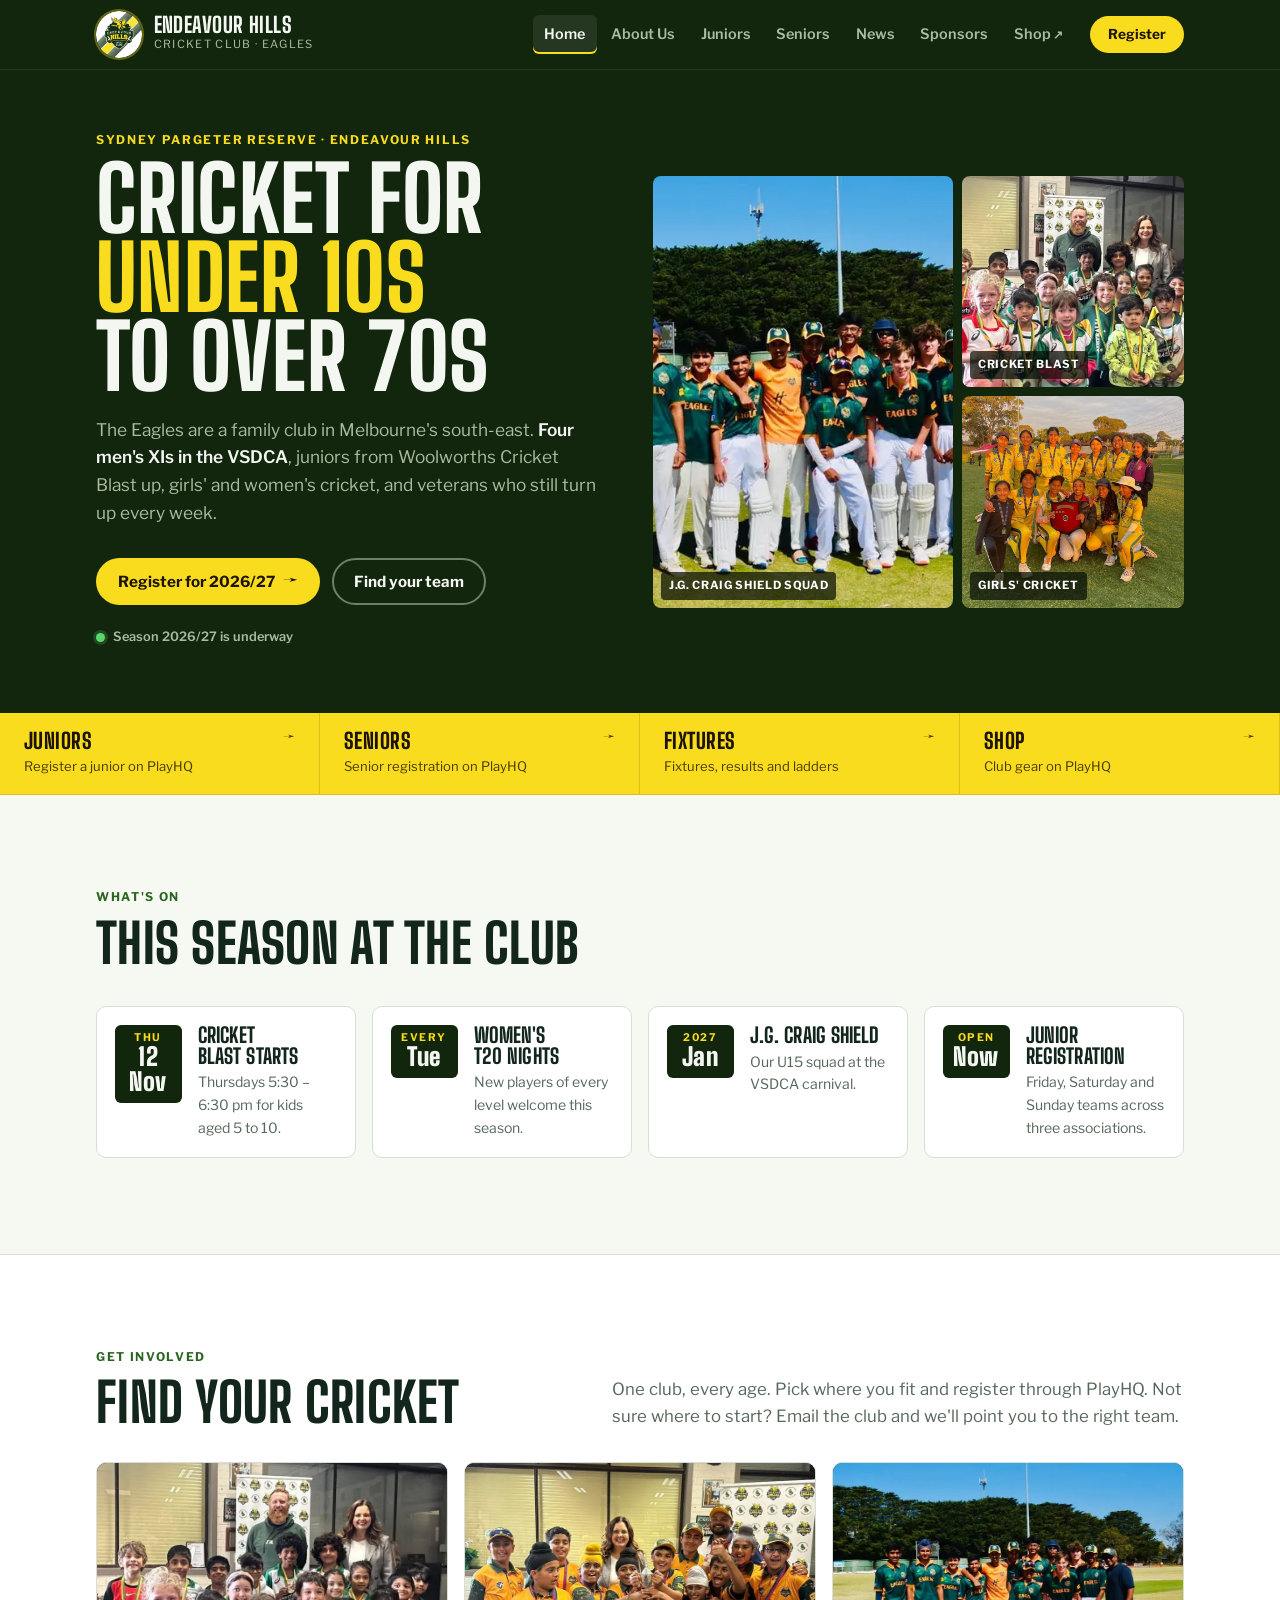
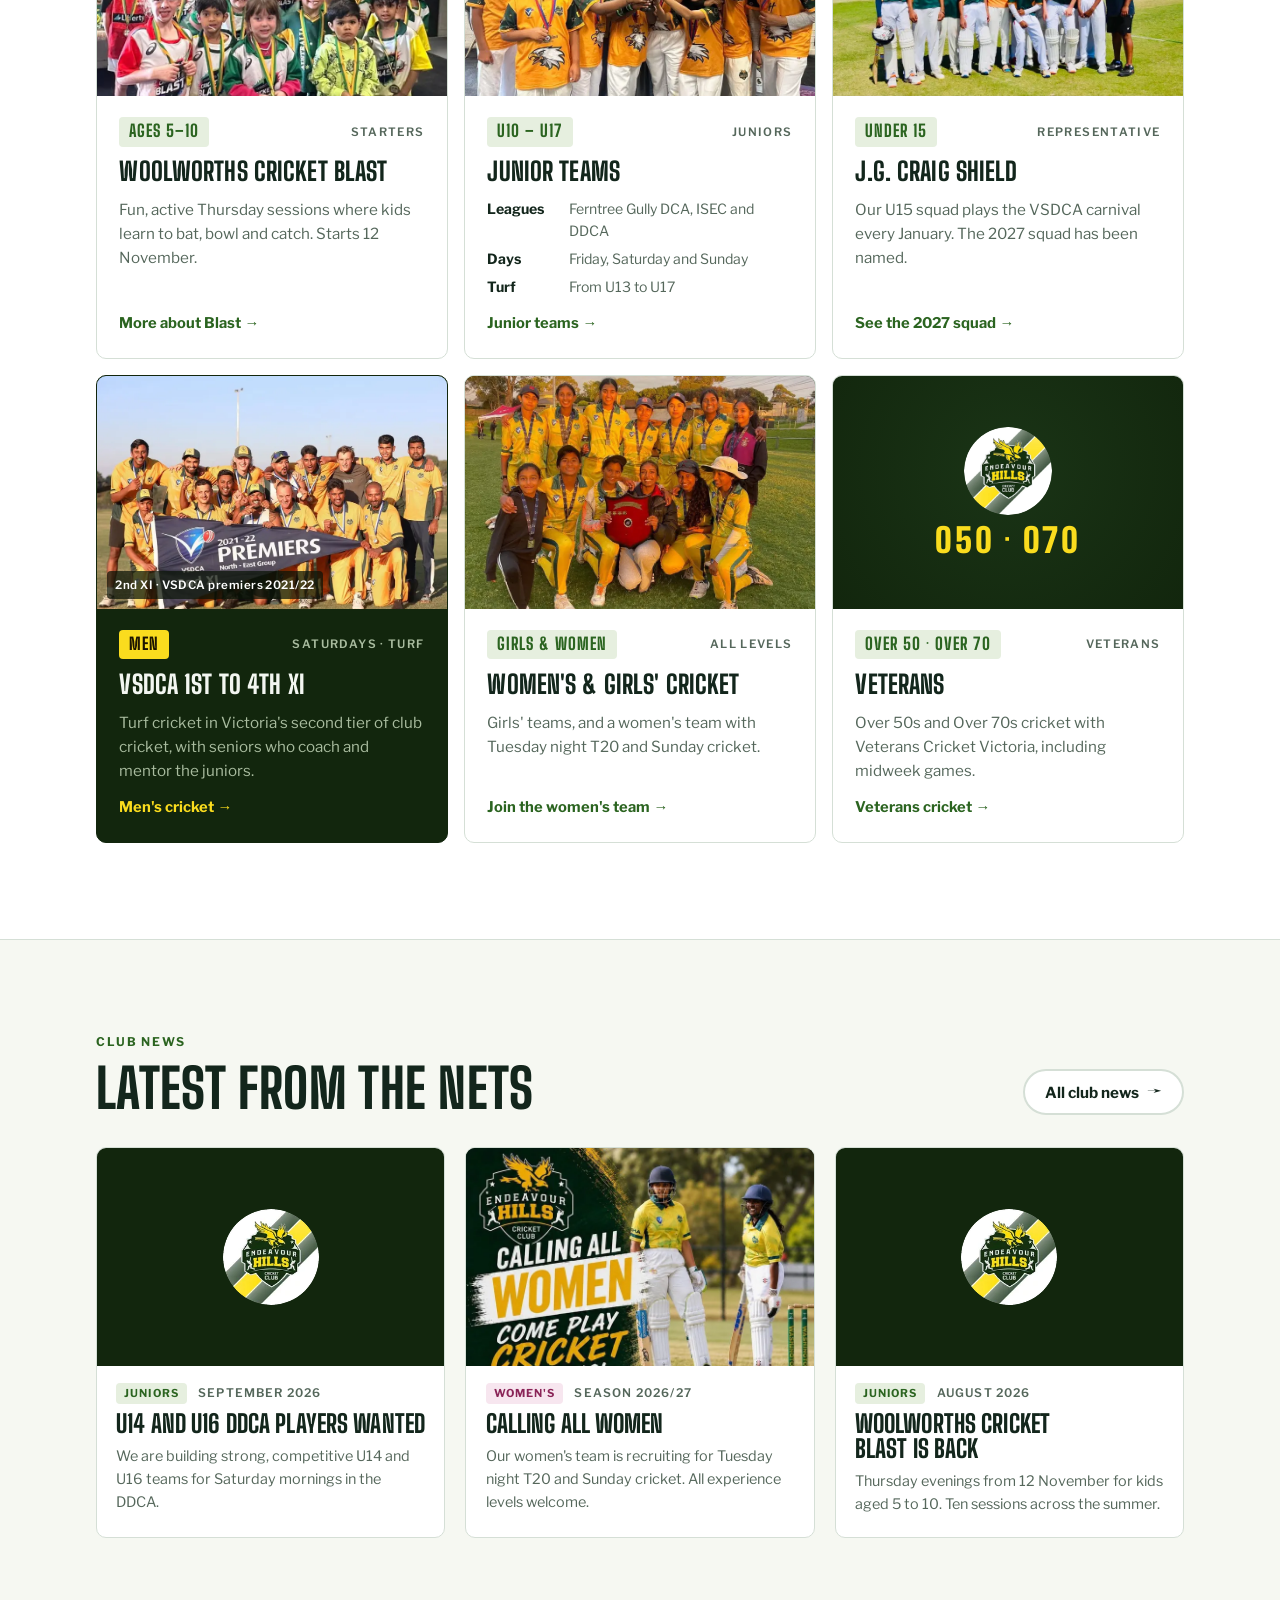
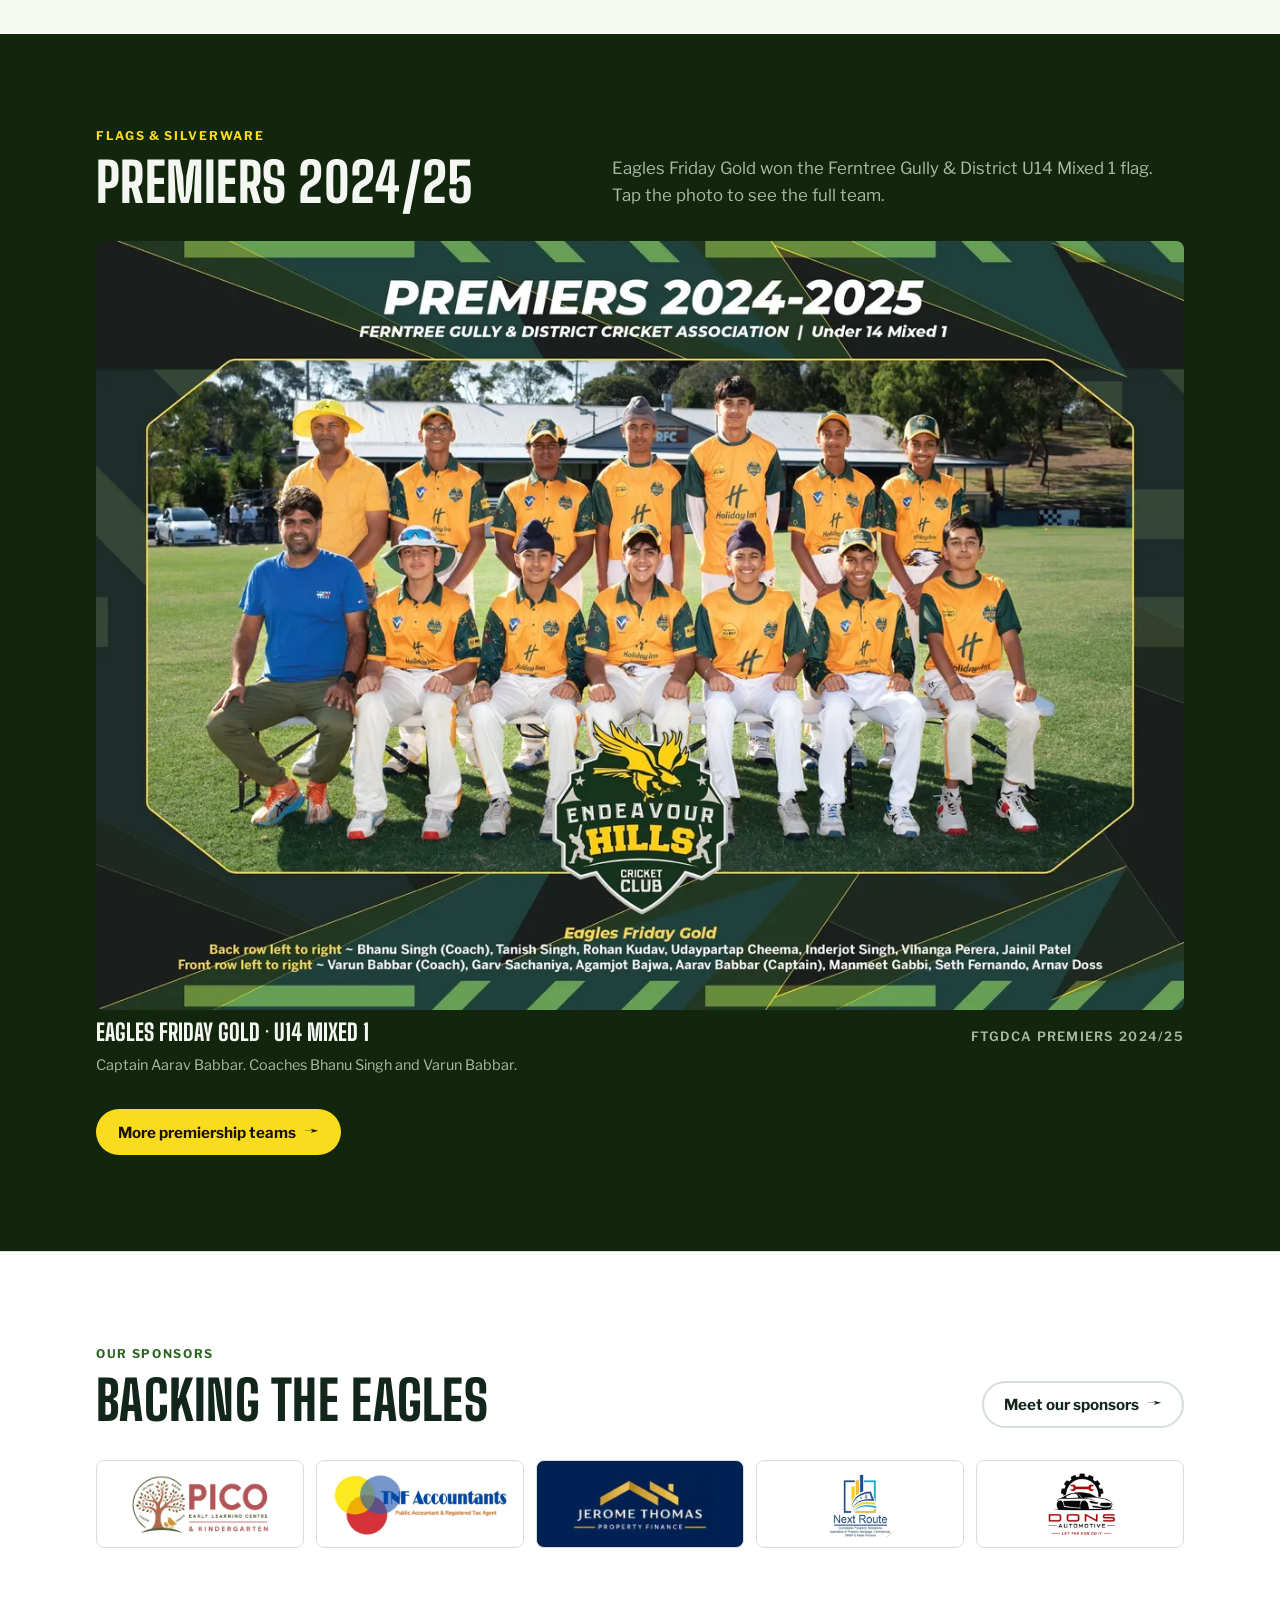
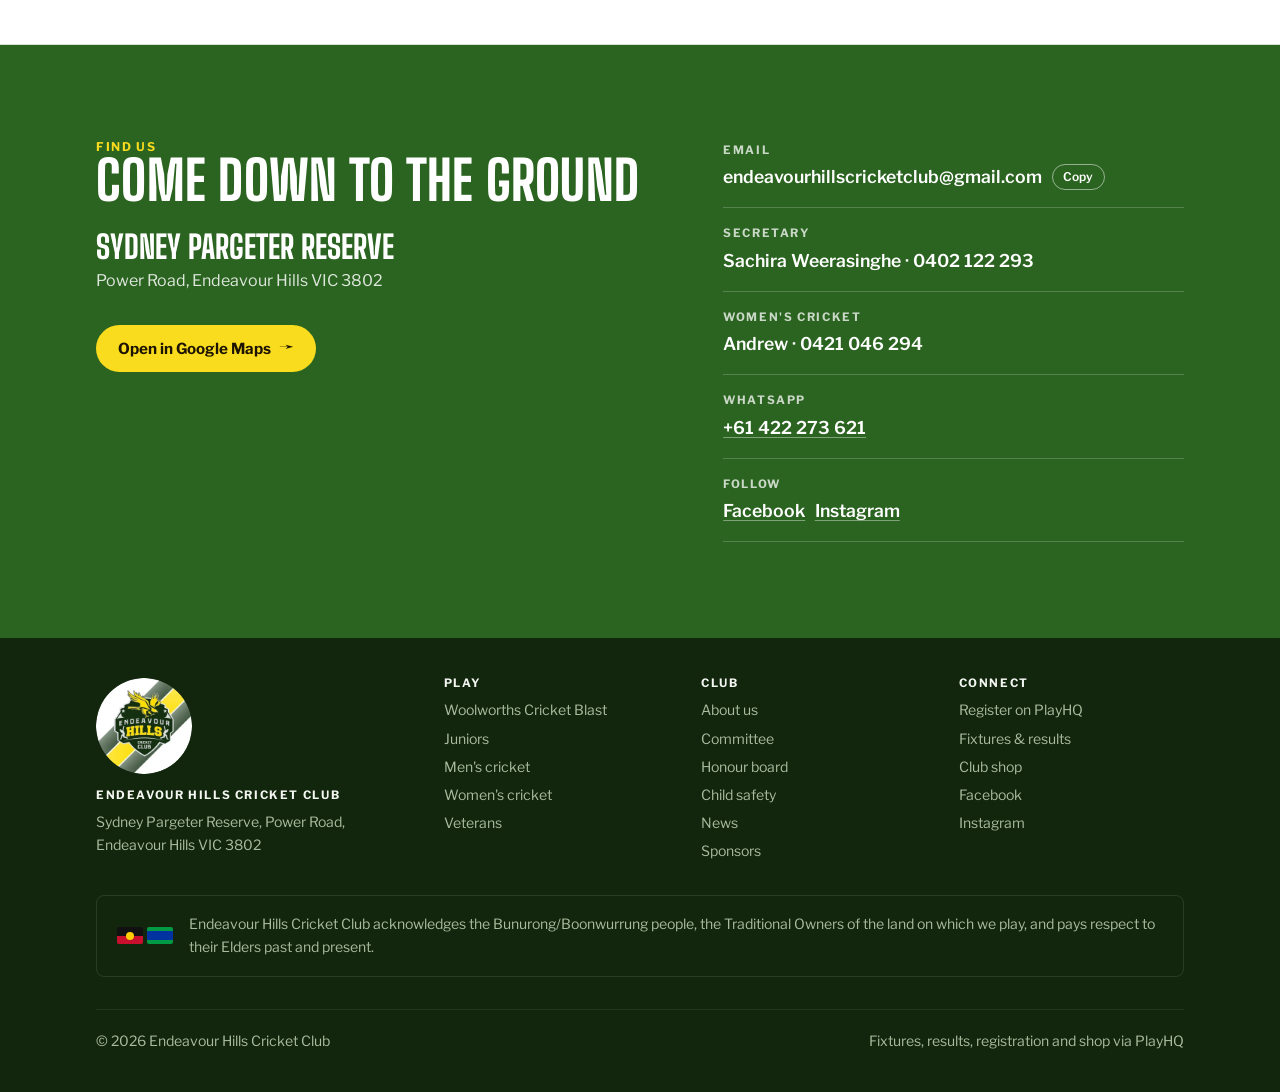
<file: index.html>
<!doctype html>
<html lang="en-AU">
<head>
<meta charset="utf-8">
<meta name="viewport" content="width=device-width, initial-scale=1, viewport-fit=cover">
<title>Endeavour Hills Cricket Club</title>
<meta name="description" content="Endeavour Hills Cricket Club (the Eagles): junior, senior, women's and veterans cricket at Sydney Pargeter Reserve, Endeavour Hills, Victoria.">
<meta property="og:title" content="Endeavour Hills Cricket Club">
<meta property="og:description" content="Endeavour Hills Cricket Club (the Eagles): junior, senior, women's and veterans cricket at Sydney Pargeter Reserve, Endeavour Hills, Victoria.">
<meta property="og:type" content="website">
<meta property="og:image" content="images/logo-512.webp">
<meta name="theme-color" content="#12260d">
<link rel="icon" type="image/webp" href="images/favicon.webp">
<link rel="preconnect" href="https://fonts.googleapis.com">
<link rel="preconnect" href="https://fonts.gstatic.com" crossorigin>
<link rel="stylesheet" href="https://fonts.googleapis.com/css2?family=Big+Shoulders+Display:wght@600;800;900&family=Libre+Franklin:wght@400;500;600;700&display=swap">
<link rel="stylesheet" href="styles.css">
</head>
<body>
<a class="skip" href="#main">Skip to content</a>
<header class="site-head">
  <div class="wrap head-row">
    <a class="brand" href="index.html" aria-label="Endeavour Hills Cricket Club home">
      <img class="crest" src="images/logo-160.webp" alt="" width="46" height="46">
      <span><b>Endeavour Hills</b><small>Cricket Club · Eagles</small></span>
    </a>
    <nav class="nav" aria-label="Main">
      <a href="index.html" aria-current="page">Home</a>
      <a href="about.html">About Us</a>
      <a href="juniors.html">Juniors</a>
      <a href="seniors.html">Seniors</a>
      <a href="news.html">News</a>
      <a href="sponsors.html">Sponsors</a>
      <a class="ext" href="https://www.playhq.com/cricket-australia/org/endeavour-hills-cricket-club/f1b54310/shop">Shop</a>
    </nav>
    <a class="btn btn-gold head-cta" href="https://www.playhq.com/cricket-australia/org/endeavour-hills-cricket-club/f1b54310">Register</a>
  </div>
</header>

<main id="main">
<section class="hero2">
  <div class="wrap hero2-grid">
    <div>
      <p class="eyebrow">Sydney Pargeter Reserve · Endeavour Hills</p>
      <h1>Cricket for <em>under 10s</em> to over 70s</h1>
      <p class="sub">The Eagles are a family club in Melbourne's south-east. <strong>Four men's XIs in the VSDCA</strong>, juniors from Woolworths Cricket Blast up, girls' and women's cricket, and veterans who still turn up every week.</p>
      <div class="hero-ctas">
        <a class="btn btn-gold" href="https://www.playhq.com/cricket-australia/org/endeavour-hills-cricket-club/f1b54310">Register for 2026/27 <span class="arrow">→</span></a>
        <a class="btn btn-ghost" href="#play">Find your team</a>
      </div>
      <p class="season-pill">Season 2026/27 is underway</p>
    </div>
    <div class="mosaic">
      <figure><img src="images/jgcraig-team.webp" alt="Endeavour Hills juniors in green Eagles shirts on a turf ground" style="object-position: 50% 40%"><figcaption>J.G. Craig Shield squad</figcaption></figure>
      <figure><img src="images/blast.webp" alt="Woolworths Cricket Blast kids with their medals" style="object-position: 50% 35%"><figcaption>Cricket Blast</figcaption></figure>
      <figure><img src="images/girls-shield.webp" alt="Eagles girls' team with their shield" style="object-position: 50% 45%"><figcaption>Girls' cricket</figcaption></figure>
    </div>
  </div>
</section>

<nav class="actions" aria-label="Quick links">
  <a class="action" href="https://www.playhq.com/cricket-australia/org/endeavour-hills-cricket-club/f1b54310"><b>Juniors <span class="arrow">→</span></b><span>Register a junior on PlayHQ</span></a>
  <a class="action" href="https://www.playhq.com/cricket-australia/register/514d33"><b>Seniors <span class="arrow">→</span></b><span>Senior registration on PlayHQ</span></a>
  <a class="action" href="https://www.playhq.com/cricket-australia/org/endeavour-hills-cricket-club/f1b54310"><b>Fixtures <span class="arrow">→</span></b><span>Fixtures, results and ladders</span></a>
  <a class="action" href="https://www.playhq.com/cricket-australia/org/endeavour-hills-cricket-club/f1b54310/shop"><b>Shop <span class="arrow">→</span></b><span>Club gear on PlayHQ</span></a>
</nav>

<section id="whats-on">
  <div class="wrap">
    <div class="section-head">
      <p class="eyebrow">What's on</p>
      <h2>This season at the club</h2>
    </div>
    <div class="whats-on">
      <a class="event" href="juniors.html#blast"><span class="datebox"><small>Thu</small><b>12 Nov</b></span><span><h3>Cricket Blast starts</h3><p>Thursdays 5:30 – 6:30 pm for kids aged 5 to 10.</p></span></a>
      <a class="event" href="seniors.html#women"><span class="datebox"><small>Every</small><b>Tue</b></span><span><h3>Women's T20 nights</h3><p>New players of every level welcome this season.</p></span></a>
      <a class="event" href="juniors.html#jg-craig"><span class="datebox"><small>2027</small><b>Jan</b></span><span><h3>J.G. Craig Shield</h3><p>Our U15 squad at the VSDCA carnival.</p></span></a>
      <a class="event" href="https://www.playhq.com/cricket-australia/org/endeavour-hills-cricket-club/f1b54310"><span class="datebox"><small>Open</small><b>Now</b></span><span><h3>Junior registration</h3><p>Friday, Saturday and Sunday teams across three associations.</p></span></a>
    </div>
  </div>
</section>

<section id="play" class="alt">
  <div class="wrap">
    <div class="intro2">
      <div class="section-head" style="margin:0">
        <p class="eyebrow">Get involved</p>
        <h2>Find your cricket</h2>
      </div>
      <p class="lede">One club, every age. Pick where you fit and register through PlayHQ. Not sure where to start? Email the club and we'll point you to the right team.</p>
    </div>
    <div class="pathway">
      <article class="path"><figure class="path-photo"><img src="images/blast.webp" alt="Woolworths Cricket Blast kids with their medals" loading="lazy" style="object-position: 50% 40%"></figure><div class="path-body"><div class="path-top"><span class="age">Ages 5–10</span><span class="path-kind">Starters</span></div><h3>Woolworths Cricket Blast</h3><p>Fun, active Thursday sessions where kids learn to bat, bowl and catch. Starts 12 November.</p><a class="more" href="juniors.html#blast">More about Blast →</a></div></article>
      <article class="path"><figure class="path-photo"><img src="images/juniors-trophy.webp" alt="Junior Eagles celebrating with a trophy" loading="lazy" style="object-position: 50% 45%"></figure><div class="path-body"><div class="path-top"><span class="age">U10 – U17</span><span class="path-kind">Juniors</span></div><h3>Junior teams</h3><dl class="facts"><div><dt>Leagues</dt><dd>Ferntree Gully DCA, ISEC and DDCA</dd></div><div><dt>Days</dt><dd>Friday, Saturday and Sunday</dd></div><div><dt>Turf</dt><dd>From U13 to U17</dd></div></dl><a class="more" href="juniors.html#teams">Junior teams →</a></div></article>
      <article class="path"><figure class="path-photo"><img src="images/jgcraig-team.webp" alt="Endeavour Hills J.G. Craig Shield squad in green Eagles shirts" loading="lazy" style="object-position: 50% 35%"></figure><div class="path-body"><div class="path-top"><span class="age">Under 15</span><span class="path-kind">Representative</span></div><h3>J.G. Craig Shield</h3><p>Our U15 squad plays the VSDCA carnival every January. The 2027 squad has been named.</p><a class="more" href="juniors.html#jg-craig">See the 2027 squad →</a></div></article>
      <article class="path feature"><figure class="path-photo"><img src="images/seconds-2122.webp" alt="2nd XI with the VSDCA premiership pennant" loading="lazy" style="object-position: 50% 60%"><figcaption>2nd XI · VSDCA premiers 2021/22</figcaption></figure><div class="path-body"><div class="path-top"><span class="age">Men</span><span class="path-kind">Saturdays · Turf</span></div><h3>VSDCA 1st to 4th XI</h3><p>Turf cricket in Victoria's second tier of club cricket, with seniors who coach and mentor the juniors.</p><a class="more" href="seniors.html#mens">Men's cricket →</a></div></article>
      <article class="path"><figure class="path-photo"><img src="images/girls-shield.webp" alt="Eagles girls' team with their shield" loading="lazy" style="object-position: 50% 45%"></figure><div class="path-body"><div class="path-top"><span class="age">Girls &amp; women</span><span class="path-kind">All levels</span></div><h3>Women's &amp; girls' cricket</h3><p>Girls' teams, and a women's team with Tuesday night T20 and Sunday cricket.</p><a class="more" href="seniors.html#women">Join the women's team →</a></div></article>
      <article class="path"><figure class="path-photo vets"><img src="images/logo-512.webp" alt=""><span>O50 · O70</span></figure><div class="path-body"><div class="path-top"><span class="age">Over 50 · Over 70</span><span class="path-kind">Veterans</span></div><h3>Veterans</h3><p>Over 50s and Over 70s cricket with Veterans Cricket Victoria, including midweek games.</p><a class="more" href="seniors.html#veterans">Veterans cricket →</a></div></article>
    </div>
  </div>
</section>

<section id="latest">
  <div class="wrap">
    <div class="intro2">
      <div class="section-head" style="margin:0">
        <p class="eyebrow">Club news</p>
        <h2>Latest from the nets</h2>
      </div>
      <div style="justify-self:end"><a class="btn btn-line" href="news.html">All club news <span class="arrow">→</span></a></div>
    </div>
    <div class="cards3">
      <a class="ncard" href="news.html#ddca-u14-u16">
        <div class="thumb crest"><img src="images/logo-160.webp" alt="" loading="lazy"></div>
        <div class="body">
          <div class="meta"><span class="tag t-juniors">Juniors</span><time datetime="2026-09">September 2026</time></div>
          <h3>U14 and U16 DDCA players wanted</h3>
          <p>We are building strong, competitive U14 and U16 teams for Saturday mornings in the DDCA.</p>
        </div>
      </a>
      <a class="ncard" href="news.html#women-2627">
        <div class="thumb"><img src="images/women-poster.webp" alt="Calling all women, come play cricket with us poster" loading="lazy"></div>
        <div class="body">
          <div class="meta"><span class="tag t-women">Women's</span><time datetime="2026">Season 2026/27</time></div>
          <h3>Calling all women</h3>
          <p>Our women's team is recruiting for Tuesday night T20 and Sunday cricket. All experience levels welcome.</p>
        </div>
      </a>
      <a class="ncard" href="news.html#blast-2627">
        <div class="thumb crest"><img src="images/logo-160.webp" alt="" loading="lazy"></div>
        <div class="body">
          <div class="meta"><span class="tag t-juniors">Juniors</span><time datetime="2026-08-30">August 2026</time></div>
          <h3>Woolworths Cricket Blast is back</h3>
          <p>Thursday evenings from 12 November for kids aged 5 to 10. Ten sessions across the summer.</p>
        </div>
      </a>
    </div>
  </div>
</section>

<section class="dark-sec">
  <div class="wrap">
    <div class="intro2">
      <div class="section-head" style="margin:0">
        <p class="eyebrow">Flags &amp; silverware</p>
        <h2>Premiers 2024/25</h2>
      </div>
      <p class="lede">Eagles Friday Gold won the Ferntree Gully &amp; District U14 Mixed 1 flag. Tap the photo to see the full team.</p>
    </div>
    <div class="flags">
      <figure class="flag wide">
        <button type="button" data-zoom aria-label="View photo: Eagles Friday Gold · U14 Mixed 1"><img src="images/u14-gold-2425.webp" alt="Eagles Friday Gold, FTGDCA Under 14 Mixed 1 premiers 2024/25, team photo with names" loading="lazy"></button>
        <figcaption><b>Eagles Friday Gold · U14 Mixed 1</b><span>FTGDCA premiers 2024/25</span></figcaption>
        <p class="flag-note">Captain Aarav Babbar. Coaches Bhanu Singh and Varun Babbar.</p>
      </figure>
    </div>
    <div class="more-row"><a class="btn btn-gold" href="juniors.html#premiers">More premiership teams <span class="arrow">→</span></a></div>
  </div>
</section>

<section class="alt">
  <div class="wrap">
    <div class="intro2">
      <div class="section-head" style="margin:0">
        <p class="eyebrow">Our sponsors</p>
        <h2>Backing the Eagles</h2>
      </div>
      <div style="justify-self:end"><a class="btn btn-line" href="sponsors.html">Meet our sponsors <span class="arrow">→</span></a></div>
    </div>
    <div class="strip">
      <a class="" href="https://picoearlylearning.com.au/"><img src="images/sponsors/pico.webp" alt="PICO Early Learning Centre &amp; Kindergarten" loading="lazy"></a>
      <a class="" href="https://tnfaccountants.com.au/"><img src="images/sponsors/tnf.webp" alt="TNF Accountants" loading="lazy"></a>
      <a class="navy" href="https://jtpfinance.com/"><img src="images/sponsors/jerome.webp" alt="Jerome Thomas Property Finance" loading="lazy"></a>
      <a class="" href="https://nextroute.com.au/"><img src="images/sponsors/nextroute.webp" alt="Next Route Complete Finance Solutions" loading="lazy"></a>
      <a class="" href="sponsors.html#dons"><img src="images/sponsors/dons.webp" alt="DONS Automotive" loading="lazy"></a>
    </div>
  </div>
</section>

<section id="contact" class="contact">
  <div class="wrap contact-grid">
    <div>
      <p class="eyebrow">Find us</p>
      <h2>Come down to the ground</h2>
      <div class="ground">
        <b>Sydney Pargeter Reserve</b>
        <span>Power Road, Endeavour Hills VIC 3802</span>
      </div>
      <div class="hero-ctas">
        <a class="btn btn-gold" href="https://www.google.com/maps/search/?api=1&amp;query=Sydney+Pargeter+Reserve+Power+Road+Endeavour+Hills+VIC+3802">Open in Google Maps <span class="arrow">→</span></a>
      </div>
    </div>
    <div class="contact-list">
      <div class="contact-item">
        <span class="k">Email</span>
        <span class="v"><span class="copy-src">endeavourhillscricketclub@gmail.com</span><button class="copy" type="button" data-copy="endeavourhillscricketclub@gmail.com">Copy</button></span>
      </div>
      <div class="contact-item"><span class="k">Secretary</span><span class="v">Sachira Weerasinghe · 0402 122 293</span></div>
      <div class="contact-item"><span class="k">Women's cricket</span><span class="v">Andrew · 0421 046 294</span></div>
      <div class="contact-item"><span class="k">WhatsApp</span><span class="v"><a href="https://wa.me/61422273621">+61 422 273 621</a></span></div>
      <div class="contact-item"><span class="k">Follow</span><span class="v"><a href="https://www.facebook.com/EHCCEagles">Facebook</a> <a href="https://www.instagram.com/ehcc.eagles/">Instagram</a></span></div>
    </div>
  </div>
</section>
</main>

<footer class="foot">
  <div class="wrap">
    <div class="foot-grid">
      <div class="foot-club">
        <img class="foot-crest" src="images/logo-512.webp" alt="Endeavour Hills Cricket Club logo" width="96" height="96">
        <h4>Endeavour Hills Cricket Club</h4>
        <p>Sydney Pargeter Reserve, Power Road,<br>Endeavour Hills VIC 3802</p>
      </div>
      <div>
        <h4>Play</h4>
        <ul><li><a href="juniors.html#blast">Woolworths Cricket Blast</a></li><li><a href="juniors.html">Juniors</a></li><li><a href="seniors.html">Men's cricket</a></li><li><a href="seniors.html#women">Women's cricket</a></li><li><a href="seniors.html#veterans">Veterans</a></li></ul>
      </div>
      <div>
        <h4>Club</h4>
        <ul><li><a href="about.html">About us</a></li><li><a href="about.html#committee">Committee</a></li><li><a href="about.html#history">Honour board</a></li><li><a href="about.html#child-safe">Child safety</a></li><li><a href="news.html">News</a></li><li><a href="sponsors.html">Sponsors</a></li></ul>
      </div>
      <div>
        <h4>Connect</h4>
        <ul><li><a href="https://www.playhq.com/cricket-australia/org/endeavour-hills-cricket-club/f1b54310">Register on PlayHQ</a></li><li><a href="https://www.playhq.com/cricket-australia/org/endeavour-hills-cricket-club/f1b54310">Fixtures &amp; results</a></li><li><a href="https://www.playhq.com/cricket-australia/org/endeavour-hills-cricket-club/f1b54310/shop">Club shop</a></li><li><a href="https://www.facebook.com/EHCCEagles">Facebook</a></li><li><a href="https://www.instagram.com/ehcc.eagles/">Instagram</a></li></ul>
      </div>
    </div>
    <div class="ack">
      <div class="ack-flags" aria-hidden="true"><span class="ab"></span><span class="ts"></span></div>
      <p>Endeavour Hills Cricket Club acknowledges the Bunurong/Boonwurrung people, the Traditional Owners of the land on which we play, and pays respect to their Elders past and present.</p>
    </div>
    <div class="foot-base"><span>© 2026 Endeavour Hills Cricket Club</span><span>Fixtures, results, registration and shop via PlayHQ</span></div>
  </div>
</footer>

<div class="lightbox" id="lightbox" hidden role="dialog" aria-modal="true" aria-label="Photo viewer">
  <button type="button" id="lightbox-close">Close</button>
  <img id="lightbox-img" alt="">
</div>
<script src="script.js"></script>
</body>
</html>
</file>
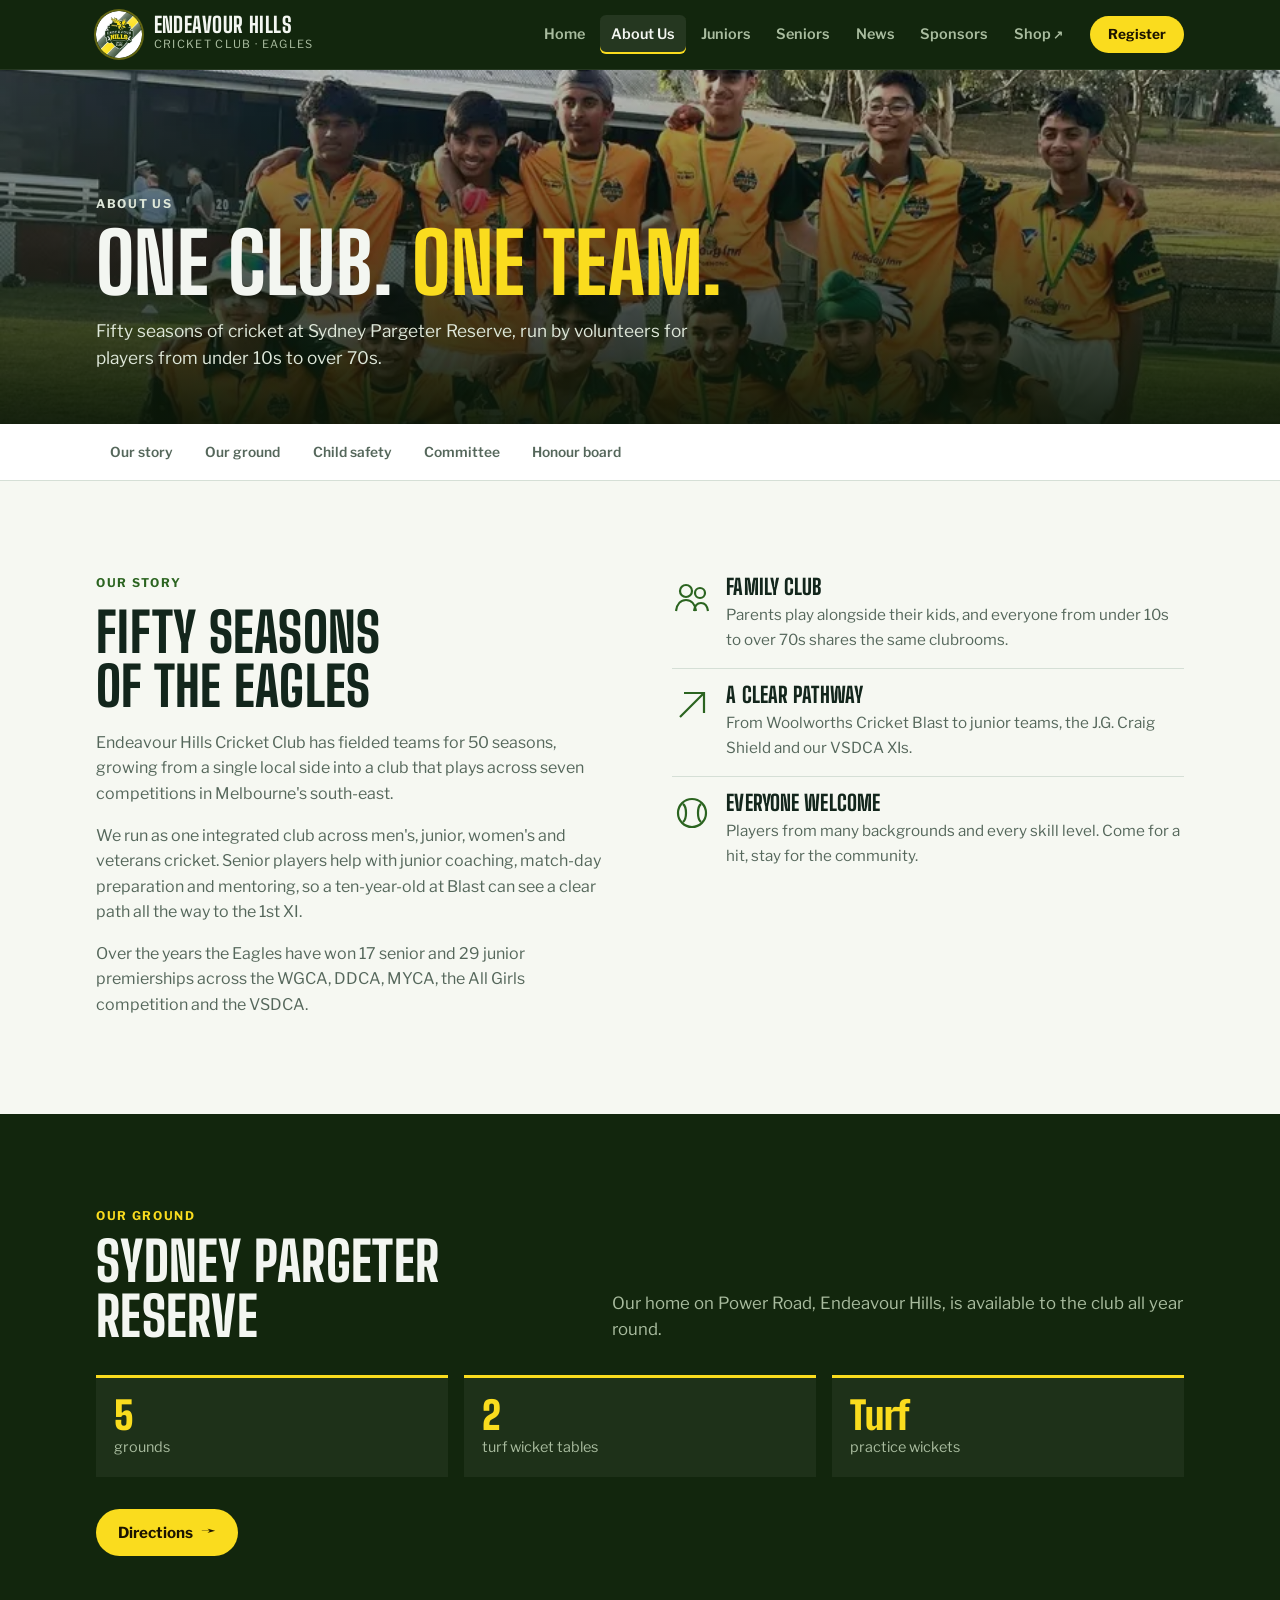
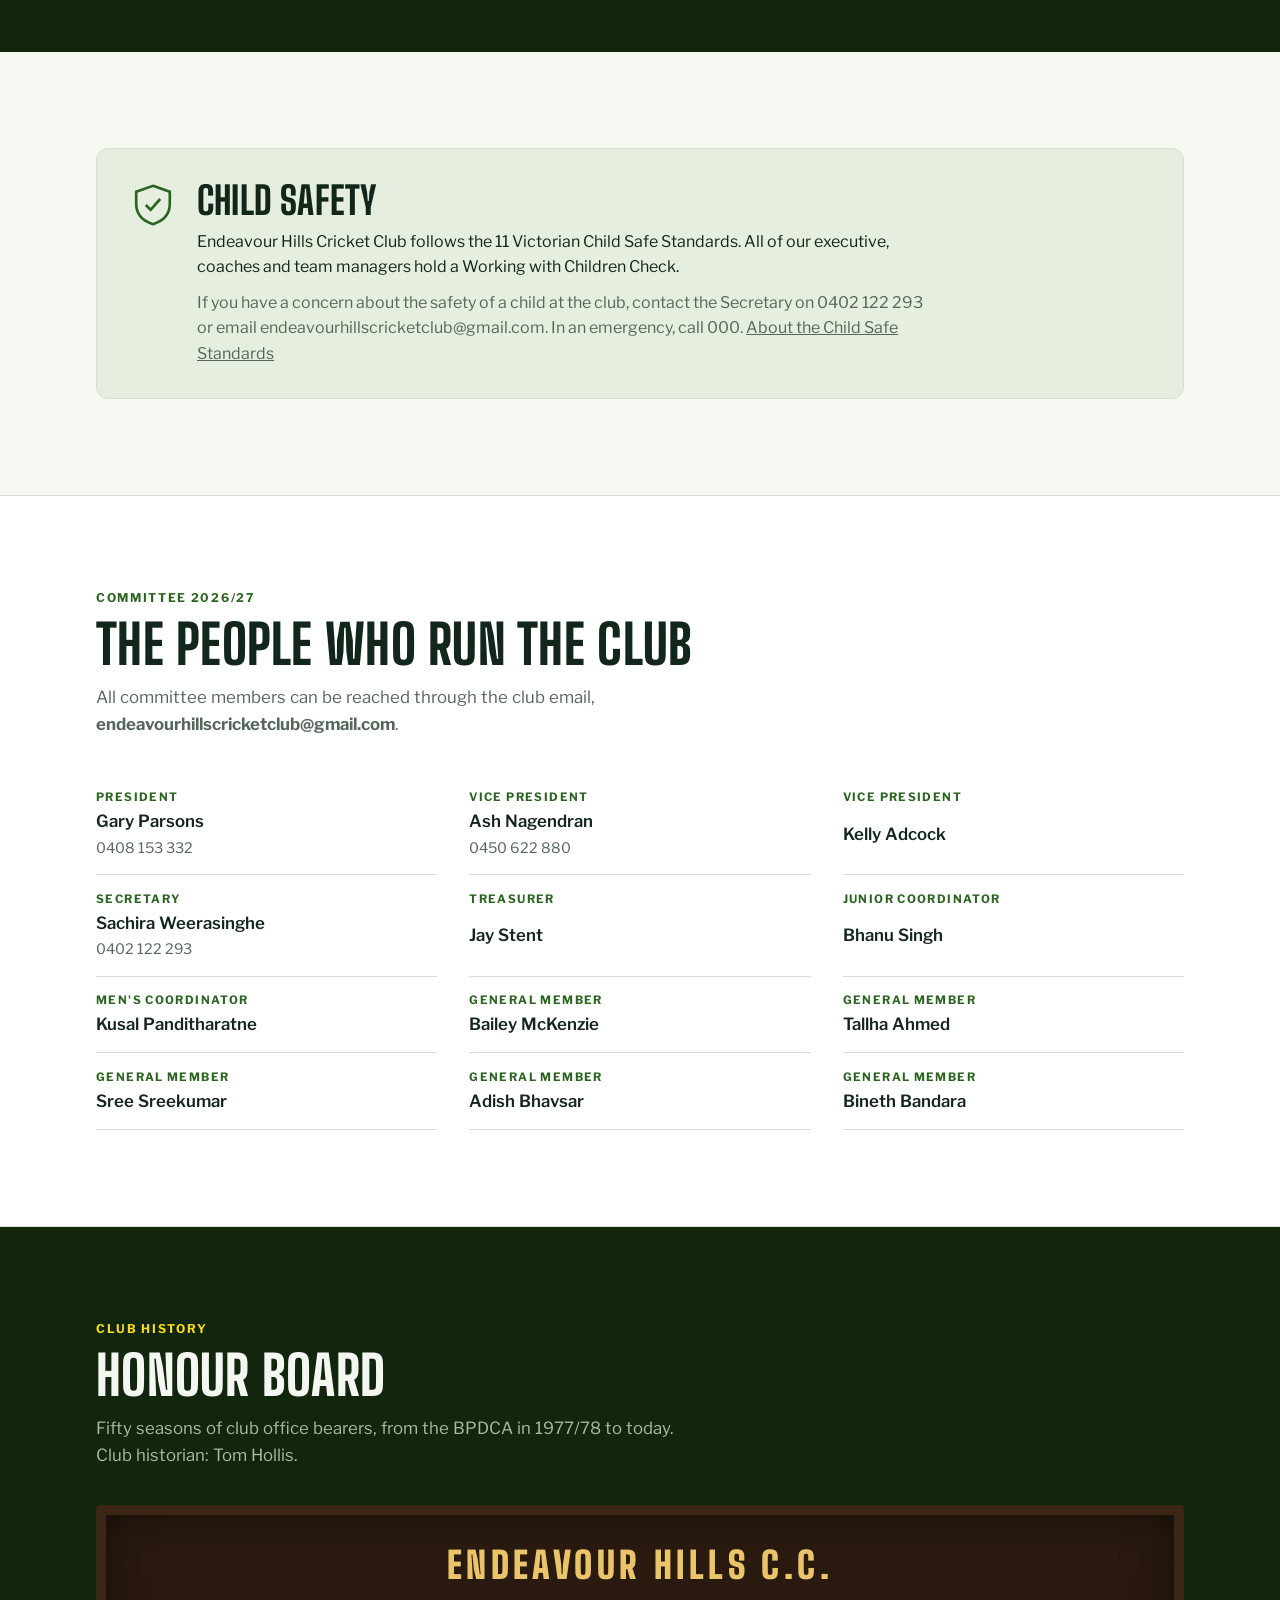
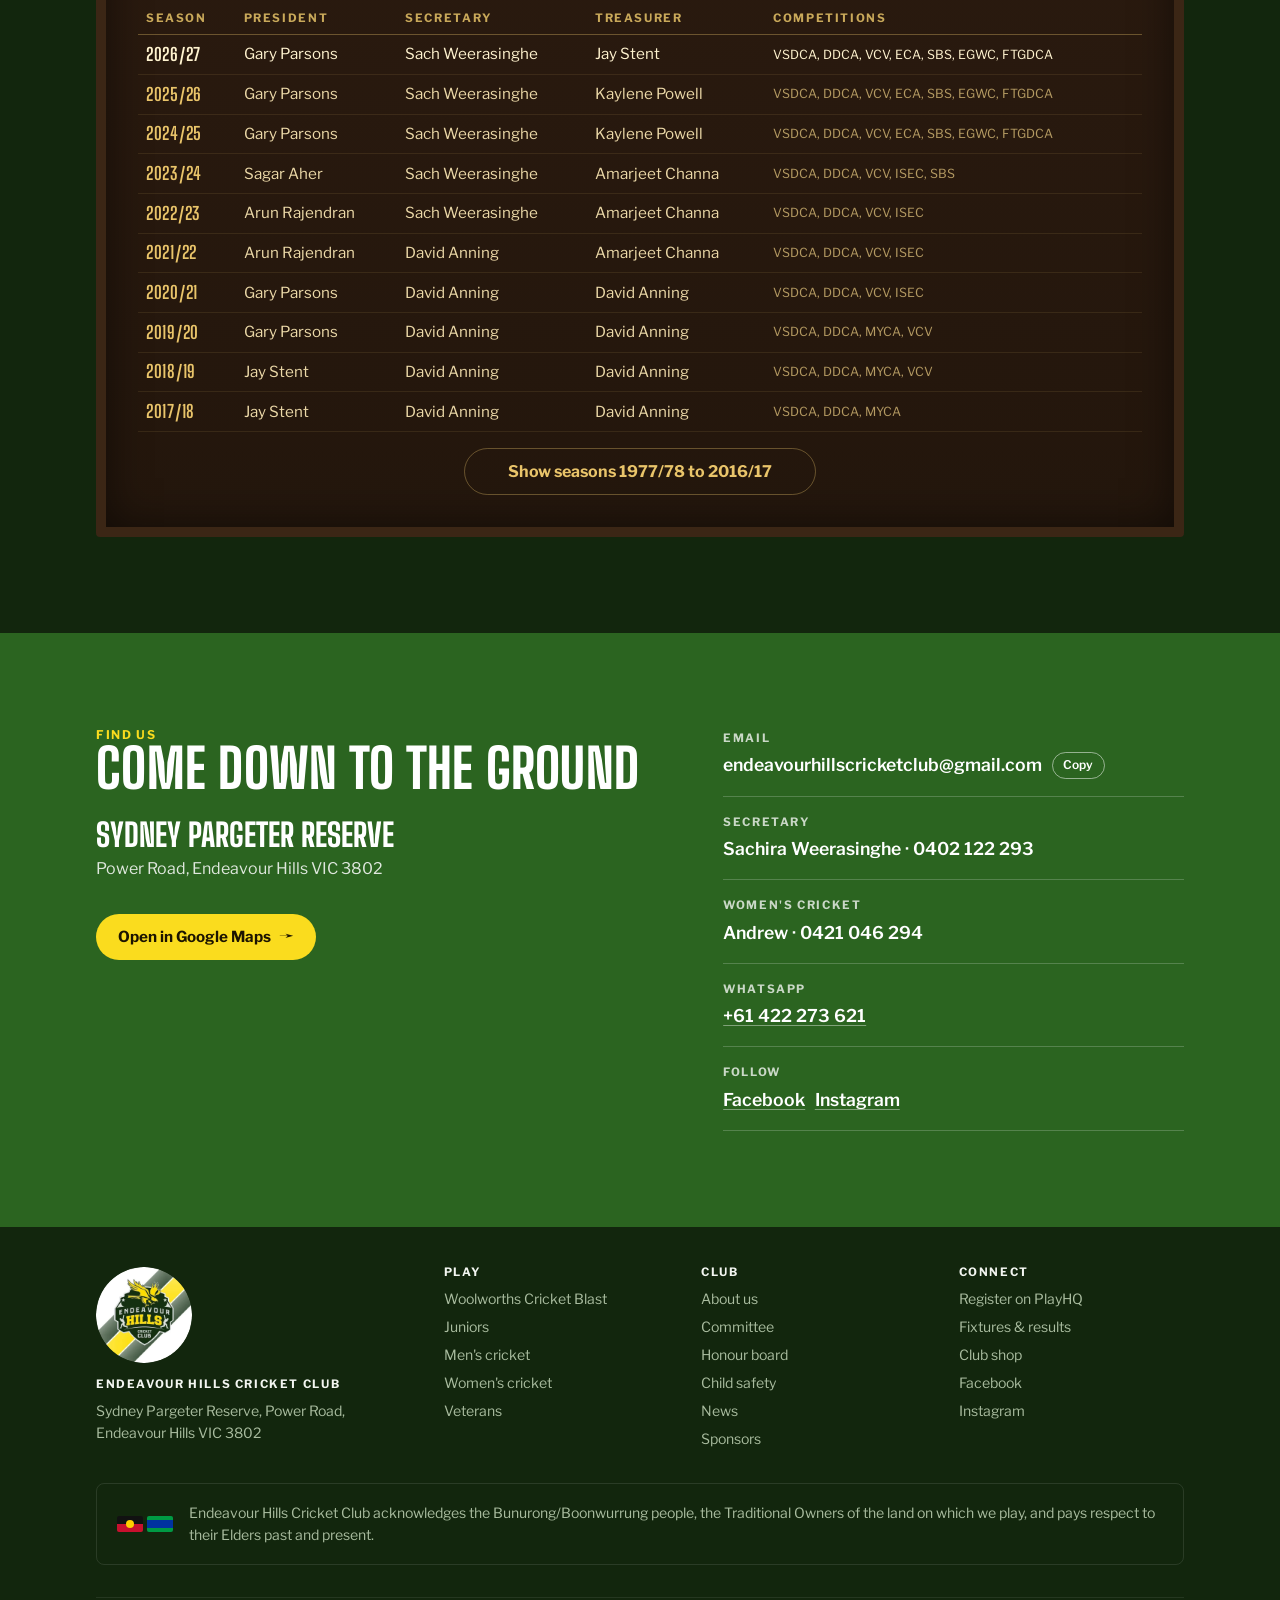
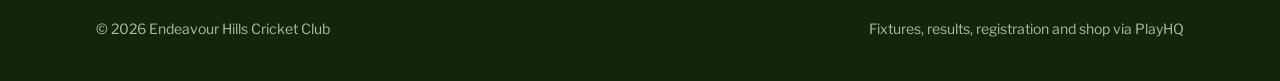
<file: about.html>
<!doctype html>
<html lang="en-AU">
<head>
<meta charset="utf-8">
<meta name="viewport" content="width=device-width, initial-scale=1, viewport-fit=cover">
<title>About Us · Endeavour Hills CC</title>
<meta name="description" content="About Endeavour Hills Cricket Club: one-team club, child safety, our ground, the 2026/27 committee and a 50-season honour board.">
<meta property="og:title" content="About Us · Endeavour Hills CC">
<meta property="og:description" content="About Endeavour Hills Cricket Club: one-team club, child safety, our ground, the 2026/27 committee and a 50-season honour board.">
<meta property="og:type" content="website">
<meta property="og:image" content="images/logo-512.webp">
<meta name="theme-color" content="#12260d">
<link rel="icon" type="image/webp" href="images/favicon.webp">
<link rel="preconnect" href="https://fonts.googleapis.com">
<link rel="preconnect" href="https://fonts.gstatic.com" crossorigin>
<link rel="stylesheet" href="https://fonts.googleapis.com/css2?family=Big+Shoulders+Display:wght@600;800;900&family=Libre+Franklin:wght@400;500;600;700&display=swap">
<link rel="stylesheet" href="styles.css">
</head>
<body>
<a class="skip" href="#main">Skip to content</a>
<header class="site-head">
  <div class="wrap head-row">
    <a class="brand" href="index.html" aria-label="Endeavour Hills Cricket Club home">
      <img class="crest" src="images/logo-160.webp" alt="" width="46" height="46">
      <span><b>Endeavour Hills</b><small>Cricket Club · Eagles</small></span>
    </a>
    <nav class="nav" aria-label="Main">
      <a href="index.html">Home</a>
      <a href="about.html" aria-current="page">About Us</a>
      <a href="juniors.html">Juniors</a>
      <a href="seniors.html">Seniors</a>
      <a href="news.html">News</a>
      <a href="sponsors.html">Sponsors</a>
      <a class="ext" href="https://www.playhq.com/cricket-australia/org/endeavour-hills-cricket-club/f1b54310/shop">Shop</a>
    </nav>
    <a class="btn btn-gold head-cta" href="https://www.playhq.com/cricket-australia/org/endeavour-hills-cricket-club/f1b54310">Register</a>
  </div>
</header>

<main id="main">
<section class="page-hero photo" style="background-image: url(images/u14-ftgdca.webp); --pos: 50% 30%">
  <div class="wrap">
    <p class="eyebrow">About us</p>
    <h1>One club. <em>One team.</em></h1>
    <p>Fifty seasons of cricket at Sydney Pargeter Reserve, run by volunteers for players from under 10s to over 70s.</p>
  </div>
</section>
<nav class="subnav" aria-label="On this page"><div class="wrap"><a href="#story">Our story</a><a href="#ground">Our ground</a><a href="#child-safe">Child safety</a><a href="#committee">Committee</a><a href="#history">Honour board</a></div></nav>

<section id="story">
  <div class="wrap about-grid">
    <div class="prose">
      <p class="eyebrow">Our story</p>
      <h2>Fifty seasons of the Eagles</h2>
      <p>Endeavour Hills Cricket Club has fielded teams for 50 seasons, growing from a single local side into a club that plays across seven competitions in Melbourne's south-east.</p>
      <p>We run as one integrated club across men's, junior, women's and veterans cricket. Senior players help with junior coaching, match-day preparation and mentoring, so a ten-year-old at Blast can see a clear path all the way to the 1st XI.</p>
      <p>Over the years the Eagles have won 17 senior and 29 junior premierships across the WGCA, DDCA, MYCA, the All Girls competition and the VSDCA.</p>
    </div>
    <div class="values">
      <div class="value">
        <svg viewBox="0 0 40 40" fill="none" stroke="currentColor" stroke-width="2.2" aria-hidden="true"><circle cx="14" cy="14" r="6"/><circle cx="28" cy="16" r="5"/><path d="M4 34c1-7 5-11 10-11s9 4 10 11M22 34c.7-5 3.3-8 7-8s6.3 3 7 8"/></svg>
        <div><h3>Family club</h3><p>Parents play alongside their kids, and everyone from under 10s to over 70s shares the same clubrooms.</p></div>
      </div>
      <div class="value">
        <svg viewBox="0 0 40 40" fill="none" stroke="currentColor" stroke-width="2.2" aria-hidden="true"><path d="M8 32 32 8M12 8h20v20"/></svg>
        <div><h3>A clear pathway</h3><p>From Woolworths Cricket Blast to junior teams, the J.G. Craig Shield and our VSDCA XIs.</p></div>
      </div>
      <div class="value">
        <svg viewBox="0 0 40 40" fill="none" stroke="currentColor" stroke-width="2.2" aria-hidden="true"><circle cx="20" cy="20" r="14"/><path d="M11 11c4 3 4 15 0 18M29 11c-4 3-4 15 0 18"/></svg>
        <div><h3>Everyone welcome</h3><p>Players from many backgrounds and every skill level. Come for a hit, stay for the community.</p></div>
      </div>
    </div>
  </div>
</section>

<section id="ground" class="dark-sec">
  <div class="wrap">
    <div class="intro2">
      <div class="section-head" style="margin:0">
        <p class="eyebrow">Our ground</p>
        <h2>Sydney Pargeter Reserve</h2>
      </div>
      <p class="lede">Our home on Power Road, Endeavour Hills, is available to the club all year round.</p>
    </div>
    <div class="facility">
      <div><b>5</b><span>grounds</span></div>
      <div><b>2</b><span>turf wicket tables</span></div>
      <div><b>Turf</b><span>practice wickets</span></div>
    </div>
    <div class="more-row"><a class="btn btn-gold" href="https://www.google.com/maps/search/?api=1&amp;query=Sydney+Pargeter+Reserve+Power+Road+Endeavour+Hills+VIC+3802">Directions <span class="arrow">→</span></a></div>
  </div>
</section>

<section id="child-safe">
  <div class="wrap">
    <div class="safe">
      <svg viewBox="0 0 40 40" fill="none" stroke="currentColor" stroke-width="2.2" aria-hidden="true"><path d="M20 4 34 9v10c0 9-6 14.5-14 17C12 33.5 6 28 6 19V9Z"/><path d="m14 20 4 4 8-9"/></svg>
      <div>
        <h2>Child safety</h2>
        <p>Endeavour Hills Cricket Club follows the 11 Victorian Child Safe Standards. All of our executive, coaches and team managers hold a Working with Children Check.</p>
        <p>If you have a concern about the safety of a child at the club, contact the Secretary on 0402 122 293 or email endeavourhillscricketclub@gmail.com. In an emergency, call 000. <a href="https://www.vic.gov.au/child-safe-standards">About the Child Safe Standards</a></p>
      </div>
    </div>
  </div>
</section>

<section id="committee" class="alt">
  <div class="wrap">
    <div class="section-head">
      <p class="eyebrow">Committee 2026/27</p>
      <h2>The people who run the club</h2>
      <p class="lede">All committee members can be reached through the club email, <strong>endeavourhillscricketclub@gmail.com</strong>.</p>
    </div>
    <div class="committee">
      <div class="member"><span class="role">President</span><span class="name">Gary Parsons</span><span class="phone">0408 153 332</span></div>
      <div class="member"><span class="role">Vice President</span><span class="name">Ash Nagendran</span><span class="phone">0450 622 880</span></div>
      <div class="member"><span class="role">Vice President</span><span class="name">Kelly Adcock</span></div>
      <div class="member"><span class="role">Secretary</span><span class="name">Sachira Weerasinghe</span><span class="phone">0402 122 293</span></div>
      <div class="member"><span class="role">Treasurer</span><span class="name">Jay Stent</span></div>
      <div class="member"><span class="role">Junior Coordinator</span><span class="name">Bhanu Singh</span></div>
      <div class="member"><span class="role">Men's Coordinator</span><span class="name">Kusal Panditharatne</span></div>
      <div class="member"><span class="role">General Member</span><span class="name">Bailey McKenzie</span></div>
      <div class="member"><span class="role">General Member</span><span class="name">Tallha Ahmed</span></div>
      <div class="member"><span class="role">General Member</span><span class="name">Sree Sreekumar</span></div>
      <div class="member"><span class="role">General Member</span><span class="name">Adish Bhavsar</span></div>
      <div class="member"><span class="role">General Member</span><span class="name">Bineth Bandara</span></div>
    </div>
  </div>
</section>

<section id="history" class="honour">
  <div class="wrap">
    <div class="section-head">
      <p class="eyebrow">Club history</p>
      <h2>Honour board</h2>
      <p class="lede">Fifty seasons of club office bearers, from the BPDCA in 1977/78 to today. Club historian: Tom Hollis.</p>
    </div>
    <div class="board">
      <p class="board-title">Endeavour Hills C.C.</p>
      <div class="board-scroll">
        <table>
          <thead><tr><th>Season</th><th>President</th><th>Secretary</th><th>Treasurer</th><th>Competitions</th></tr></thead>
          <tbody>
            <tr class="now"><td>2026/27</td><td>Gary Parsons</td><td>Sach Weerasinghe</td><td>Jay Stent</td><td class="comp">VSDCA, DDCA, VCV, ECA, SBS, EGWC, FTGDCA</td></tr>
            <tr><td>2025/26</td><td>Gary Parsons</td><td>Sach Weerasinghe</td><td>Kaylene Powell</td><td class="comp">VSDCA, DDCA, VCV, ECA, SBS, EGWC, FTGDCA</td></tr>
            <tr><td>2024/25</td><td>Gary Parsons</td><td>Sach Weerasinghe</td><td>Kaylene Powell</td><td class="comp">VSDCA, DDCA, VCV, ECA, SBS, EGWC, FTGDCA</td></tr>
            <tr><td>2023/24</td><td>Sagar Aher</td><td>Sach Weerasinghe</td><td>Amarjeet Channa</td><td class="comp">VSDCA, DDCA, VCV, ISEC, SBS</td></tr>
            <tr><td>2022/23</td><td>Arun Rajendran</td><td>Sach Weerasinghe</td><td>Amarjeet Channa</td><td class="comp">VSDCA, DDCA, VCV, ISEC</td></tr>
            <tr><td>2021/22</td><td>Arun Rajendran</td><td>David Anning</td><td>Amarjeet Channa</td><td class="comp">VSDCA, DDCA, VCV, ISEC</td></tr>
            <tr><td>2020/21</td><td>Gary Parsons</td><td>David Anning</td><td>David Anning</td><td class="comp">VSDCA, DDCA, VCV, ISEC</td></tr>
            <tr><td>2019/20</td><td>Gary Parsons</td><td>David Anning</td><td>David Anning</td><td class="comp">VSDCA, DDCA, MYCA, VCV</td></tr>
            <tr><td>2018/19</td><td>Jay Stent</td><td>David Anning</td><td>David Anning</td><td class="comp">VSDCA, DDCA, MYCA, VCV</td></tr>
            <tr><td>2017/18</td><td>Jay Stent</td><td>David Anning</td><td>David Anning</td><td class="comp">VSDCA, DDCA, MYCA</td></tr>
          </tbody>
        </table>
      </div>
      <details>
        <summary>Show seasons 1977/78 to 2016/17</summary>
        <div class="board-scroll">
          <table>
            <thead><tr><th>Season</th><th>President</th><th>Secretary</th><th>Treasurer</th><th>Competitions</th></tr></thead>
            <tbody>
              <tr><td>2016/17</td><td>Darren Goodson / Tom Hollis</td><td>David Anning</td><td>David Anning</td><td class="comp">VSDCA, DDCA, MCA</td></tr>
              <tr><td>2015/16</td><td>Darren Goodson</td><td>David Anning</td><td>David Anning</td><td class="comp">VSDCA, DDCA, MCA</td></tr>
              <tr><td>2014/15</td><td>Darren Goodson</td><td>David Anning</td><td>David Anning</td><td class="comp">VSDCA, DDCA, MCA</td></tr>
              <tr><td>2013/14</td><td>Darren Goodson</td><td>David Anning</td><td>David Anning</td><td class="comp">VSDCA, DDCA</td></tr>
              <tr><td>2012/13</td><td>Darren Goodson</td><td>David Anning</td><td>David Anning</td><td class="comp">VSDCA, DDCA</td></tr>
              <tr><td>2011/12</td><td>Darren Goodson</td><td>David Anning</td><td>Reg Pickering</td><td class="comp">VSDCA, DDCA</td></tr>
              <tr><td>2010/11</td><td>Darren Goodson</td><td>David Anning</td><td>Reg Pickering</td><td class="comp">VSDCA, DDCA</td></tr>
              <tr><td>2009/10</td><td>Darren Goodson</td><td>David Anning</td><td>Reg Pickering</td><td class="comp">VSDCA, DDCA</td></tr>
              <tr><td>2008/09</td><td>Darren Goodson</td><td>David Anning</td><td>Reg Pickering</td><td class="comp">VSDCA, DDCA</td></tr>
              <tr><td>2007/08</td><td>Darren Goodson</td><td>David Anning</td><td>Reg Pickering</td><td class="comp">VSDCA, DDCA</td></tr>
              <tr><td>2006/07</td><td>Darren Goodson</td><td>David Anning</td><td>Reg Pickering</td><td class="comp">VSDCA, DDCA</td></tr>
              <tr><td>2005/06</td><td>Darren Goodson</td><td>David Anning</td><td>Reg Pickering</td><td class="comp">VSDCA, DDCA</td></tr>
              <tr><td>2004/05</td><td>Mark Stevens</td><td>David Anning</td><td>David Anning</td><td class="comp">VSDCA, DDCA</td></tr>
              <tr><td>2003/04</td><td>Wes Dunkley</td><td>David Anning</td><td>David Anning</td><td class="comp">VSDCA, DDCA</td></tr>
              <tr><td>2002/03</td><td>Wes Dunkley</td><td>John Feild</td><td>David Anning</td><td class="comp">VSDCA, DDCA</td></tr>
              <tr><td>2001/02</td><td>Wes Dunkley</td><td>John Feild</td><td>David Anning</td><td class="comp">VSDCA, DDCA</td></tr>
              <tr><td>2000/01</td><td>Greg Hutchinson</td><td>John Feild</td><td>David Anning</td><td class="comp">VSDCA, DDCA</td></tr>
              <tr><td>1999/00</td><td>Greg Hutchinson</td><td>John Feild</td><td>David Anning</td><td class="comp">VSDCA, DDCA</td></tr>
              <tr><td>1998/99</td><td>Greg Hutchinson</td><td>Reg Pickering</td><td>David Anning</td><td class="comp">VSDCA, DDCA</td></tr>
              <tr><td>1997/98</td><td>Rick Cove</td><td>Reg Pickering</td><td>David Anning</td><td class="comp">DDCA</td></tr>
              <tr><td>1996/97</td><td>Rick Cove</td><td>Reg Pickering</td><td>David Anning</td><td class="comp">DDCA</td></tr>
              <tr><td>1995/96</td><td>Rick Cove</td><td>Reg Pickering</td><td>Grant Lingwood-Smith</td><td class="comp">DDCA</td></tr>
              <tr><td>1994/95</td><td>David Anning</td><td>Reg Pickering</td><td>John Feild</td><td class="comp">DDCA</td></tr>
              <tr><td>1993/94</td><td>David Anning</td><td>Reg Pickering</td><td>Gordon Edwards</td><td class="comp">DDCA</td></tr>
              <tr><td>1992/93</td><td>David Anning</td><td>Reg Pickering</td><td>Martin Evans</td><td class="comp">DDCA</td></tr>
              <tr><td>1991/92</td><td>David Anning</td><td>Reg Pickering</td><td>Martin Evans</td><td class="comp">DDCA</td></tr>
              <tr><td>1990/91</td><td>David Anning</td><td>Reg Pickering</td><td>Martin Evans</td><td class="comp">DDCA</td></tr>
              <tr><td>1989/90</td><td>David Anning</td><td>Reg Pickering</td><td>George Marin</td><td class="comp">DDCA</td></tr>
              <tr><td>1988/89</td><td>Anuerin Williams</td><td>Reg Pickering</td><td>Martin Evans</td><td class="comp">DDCA</td></tr>
              <tr><td>1987/88</td><td>David Anning</td><td>Leigh Pettigrew</td><td>Martin Evans</td><td class="comp">DDCA</td></tr>
              <tr><td>1986/87</td><td>David Anning</td><td>Robert Boxall</td><td>Martin Evans</td><td class="comp">DDCA</td></tr>
              <tr><td>1985/86</td><td>David Anning</td><td>Robert Boxall</td><td>Greg Durham</td><td class="comp">DDCA</td></tr>
              <tr><td>1984/85</td><td>Paul Archer</td><td>Robert Boxall</td><td>Greg Durham</td><td class="comp">DDCA</td></tr>
              <tr><td>1983/84</td><td>Paul Archer</td><td>Cathy Anning</td><td>Greg Durham</td><td class="comp">WGCA</td></tr>
              <tr><td>1982/83</td><td>Greg Jones</td><td>Chris Thompson</td><td>Dale Oorloff</td><td class="comp">WGCA</td></tr>
              <tr><td>1981/82</td><td>Greg Jones</td><td>Lindsey Hardman</td><td>George Marin</td><td class="comp">WGCA</td></tr>
              <tr><td>1980/81</td><td>Leigh Pettigrew</td><td>Guy Dunkley</td><td>Jeff Williams</td><td class="comp">WGCA</td></tr>
              <tr><td>1979/80</td><td>Lindsey Hardman</td><td>Leigh Pettigrew</td><td>Robin Hardman</td><td class="comp">BPDCA</td></tr>
              <tr><td>1978/79</td><td>Chris Reynolds</td><td>Ray Cook</td><td>Paul Lelkes</td><td class="comp">BPDCA</td></tr>
              <tr><td>1977/78</td><td>Andy O&#x27;Sullivan</td><td>Ray Cook</td><td>Mary Cook</td><td class="comp">BPDCA</td></tr>
            </tbody>
          </table>
        </div>
      </details>
    </div>
  </div>
</section>

<section id="contact" class="contact">
  <div class="wrap contact-grid">
    <div>
      <p class="eyebrow">Find us</p>
      <h2>Come down to the ground</h2>
      <div class="ground">
        <b>Sydney Pargeter Reserve</b>
        <span>Power Road, Endeavour Hills VIC 3802</span>
      </div>
      <div class="hero-ctas">
        <a class="btn btn-gold" href="https://www.google.com/maps/search/?api=1&amp;query=Sydney+Pargeter+Reserve+Power+Road+Endeavour+Hills+VIC+3802">Open in Google Maps <span class="arrow">→</span></a>
      </div>
    </div>
    <div class="contact-list">
      <div class="contact-item">
        <span class="k">Email</span>
        <span class="v"><span class="copy-src">endeavourhillscricketclub@gmail.com</span><button class="copy" type="button" data-copy="endeavourhillscricketclub@gmail.com">Copy</button></span>
      </div>
      <div class="contact-item"><span class="k">Secretary</span><span class="v">Sachira Weerasinghe · 0402 122 293</span></div>
      <div class="contact-item"><span class="k">Women's cricket</span><span class="v">Andrew · 0421 046 294</span></div>
      <div class="contact-item"><span class="k">WhatsApp</span><span class="v"><a href="https://wa.me/61422273621">+61 422 273 621</a></span></div>
      <div class="contact-item"><span class="k">Follow</span><span class="v"><a href="https://www.facebook.com/EHCCEagles">Facebook</a> <a href="https://www.instagram.com/ehcc.eagles/">Instagram</a></span></div>
    </div>
  </div>
</section>
</main>

<footer class="foot">
  <div class="wrap">
    <div class="foot-grid">
      <div class="foot-club">
        <img class="foot-crest" src="images/logo-512.webp" alt="Endeavour Hills Cricket Club logo" width="96" height="96">
        <h4>Endeavour Hills Cricket Club</h4>
        <p>Sydney Pargeter Reserve, Power Road,<br>Endeavour Hills VIC 3802</p>
      </div>
      <div>
        <h4>Play</h4>
        <ul><li><a href="juniors.html#blast">Woolworths Cricket Blast</a></li><li><a href="juniors.html">Juniors</a></li><li><a href="seniors.html">Men's cricket</a></li><li><a href="seniors.html#women">Women's cricket</a></li><li><a href="seniors.html#veterans">Veterans</a></li></ul>
      </div>
      <div>
        <h4>Club</h4>
        <ul><li><a href="about.html">About us</a></li><li><a href="about.html#committee">Committee</a></li><li><a href="about.html#history">Honour board</a></li><li><a href="about.html#child-safe">Child safety</a></li><li><a href="news.html">News</a></li><li><a href="sponsors.html">Sponsors</a></li></ul>
      </div>
      <div>
        <h4>Connect</h4>
        <ul><li><a href="https://www.playhq.com/cricket-australia/org/endeavour-hills-cricket-club/f1b54310">Register on PlayHQ</a></li><li><a href="https://www.playhq.com/cricket-australia/org/endeavour-hills-cricket-club/f1b54310">Fixtures &amp; results</a></li><li><a href="https://www.playhq.com/cricket-australia/org/endeavour-hills-cricket-club/f1b54310/shop">Club shop</a></li><li><a href="https://www.facebook.com/EHCCEagles">Facebook</a></li><li><a href="https://www.instagram.com/ehcc.eagles/">Instagram</a></li></ul>
      </div>
    </div>
    <div class="ack">
      <div class="ack-flags" aria-hidden="true"><span class="ab"></span><span class="ts"></span></div>
      <p>Endeavour Hills Cricket Club acknowledges the Bunurong/Boonwurrung people, the Traditional Owners of the land on which we play, and pays respect to their Elders past and present.</p>
    </div>
    <div class="foot-base"><span>© 2026 Endeavour Hills Cricket Club</span><span>Fixtures, results, registration and shop via PlayHQ</span></div>
  </div>
</footer>

<div class="lightbox" id="lightbox" hidden role="dialog" aria-modal="true" aria-label="Photo viewer">
  <button type="button" id="lightbox-close">Close</button>
  <img id="lightbox-img" alt="">
</div>
<script src="script.js"></script>
</body>
</html>
</file>
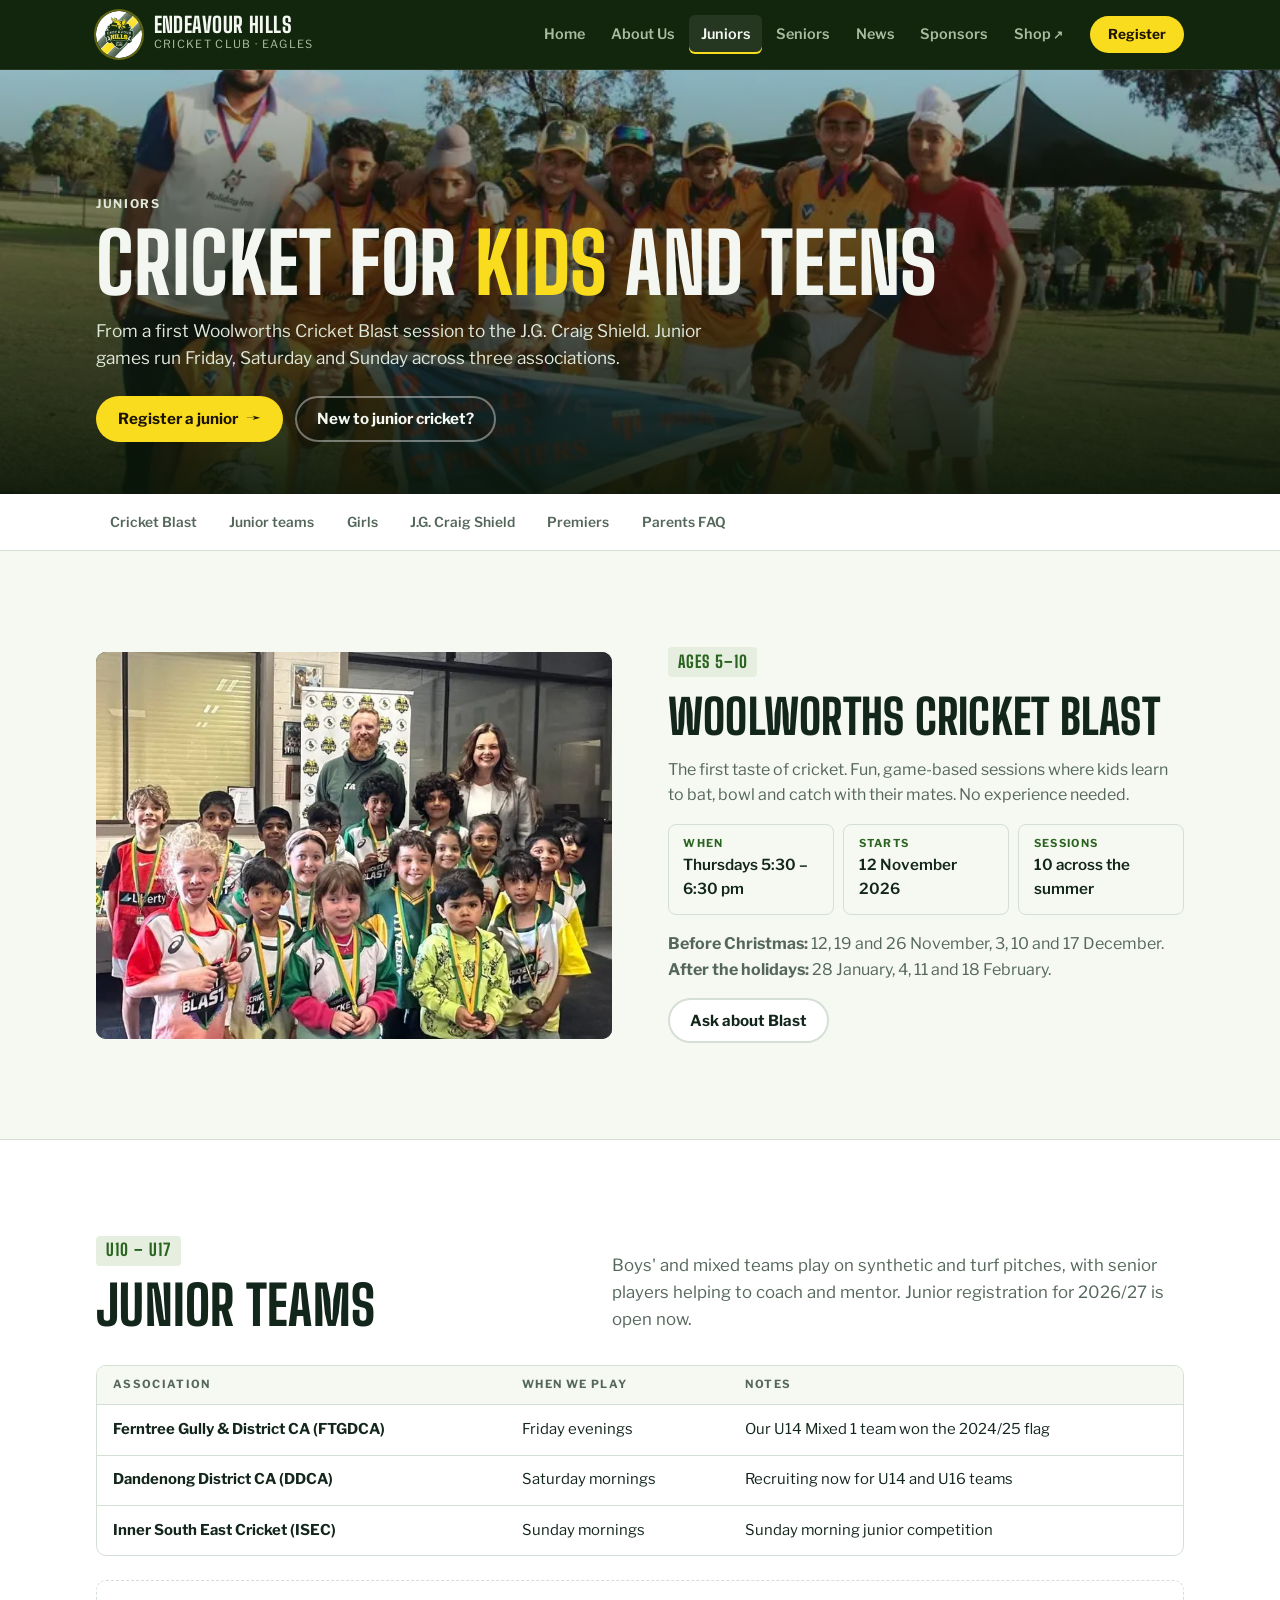
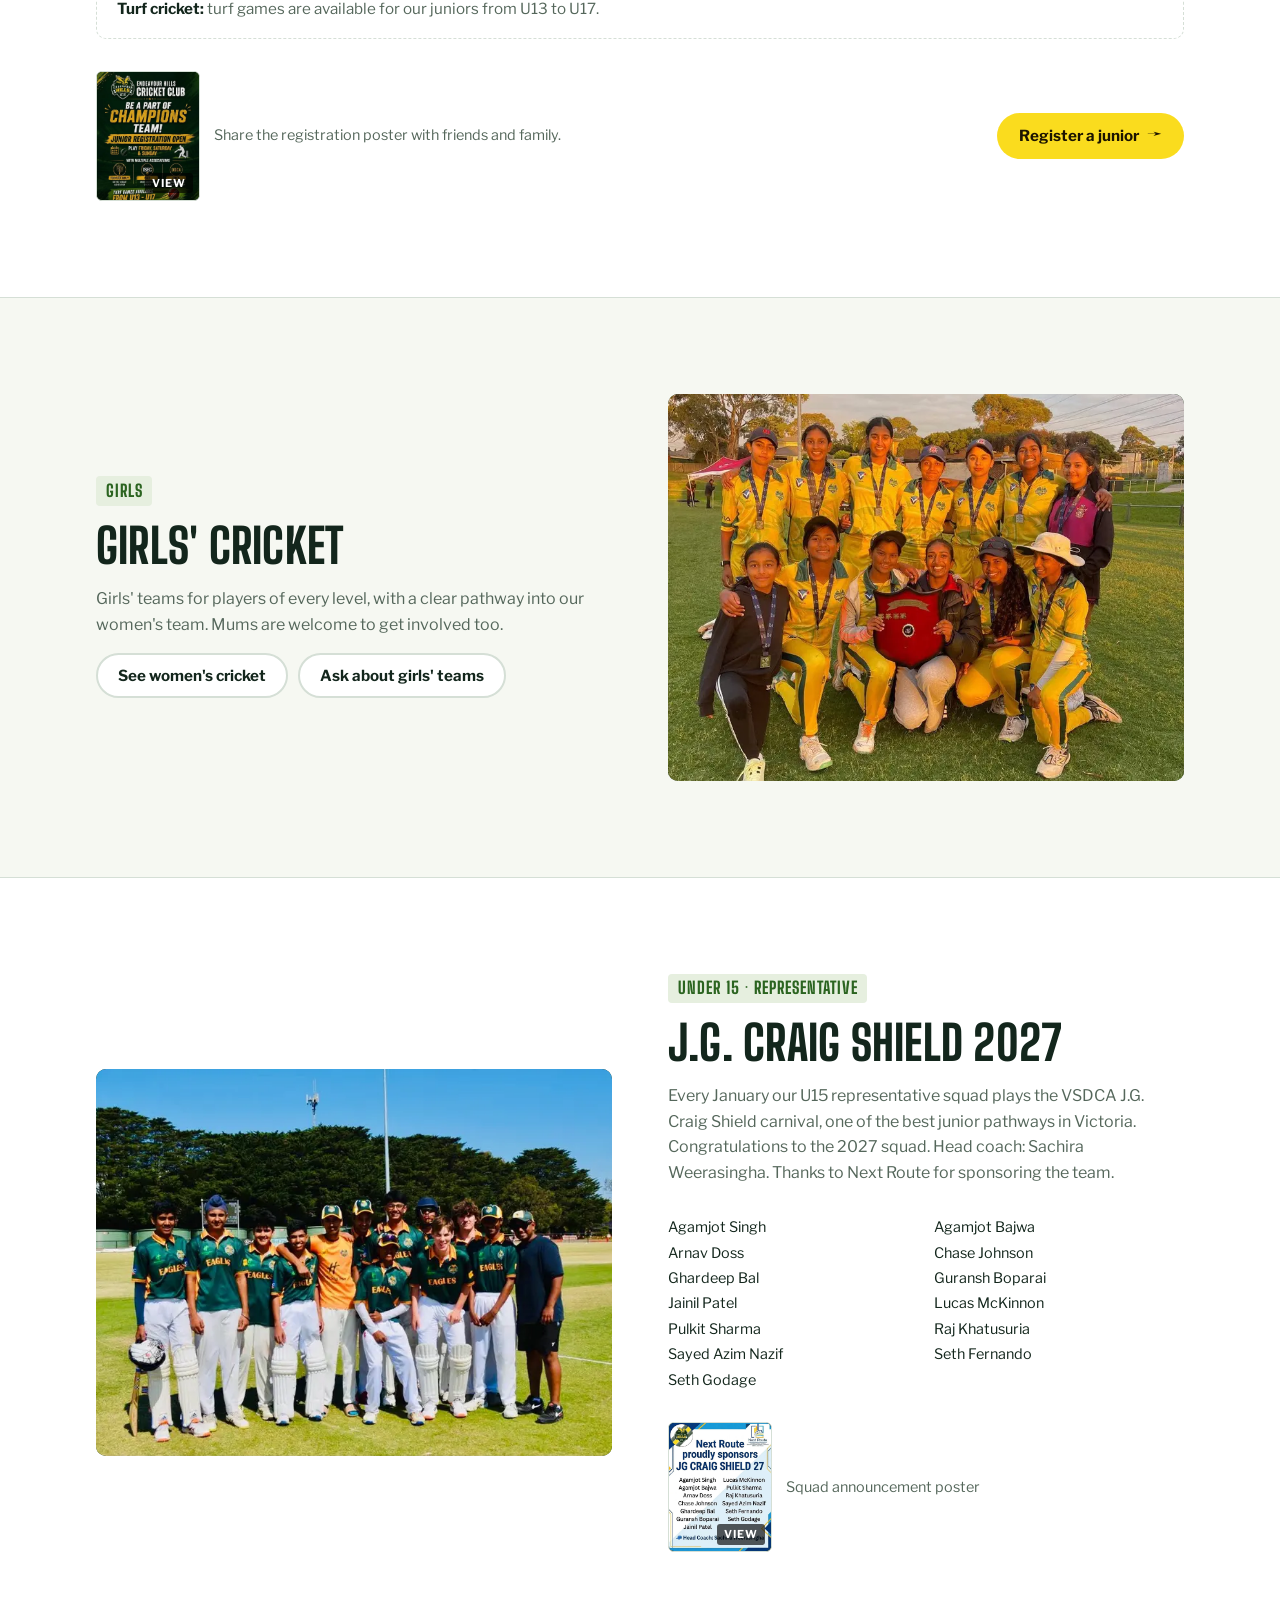
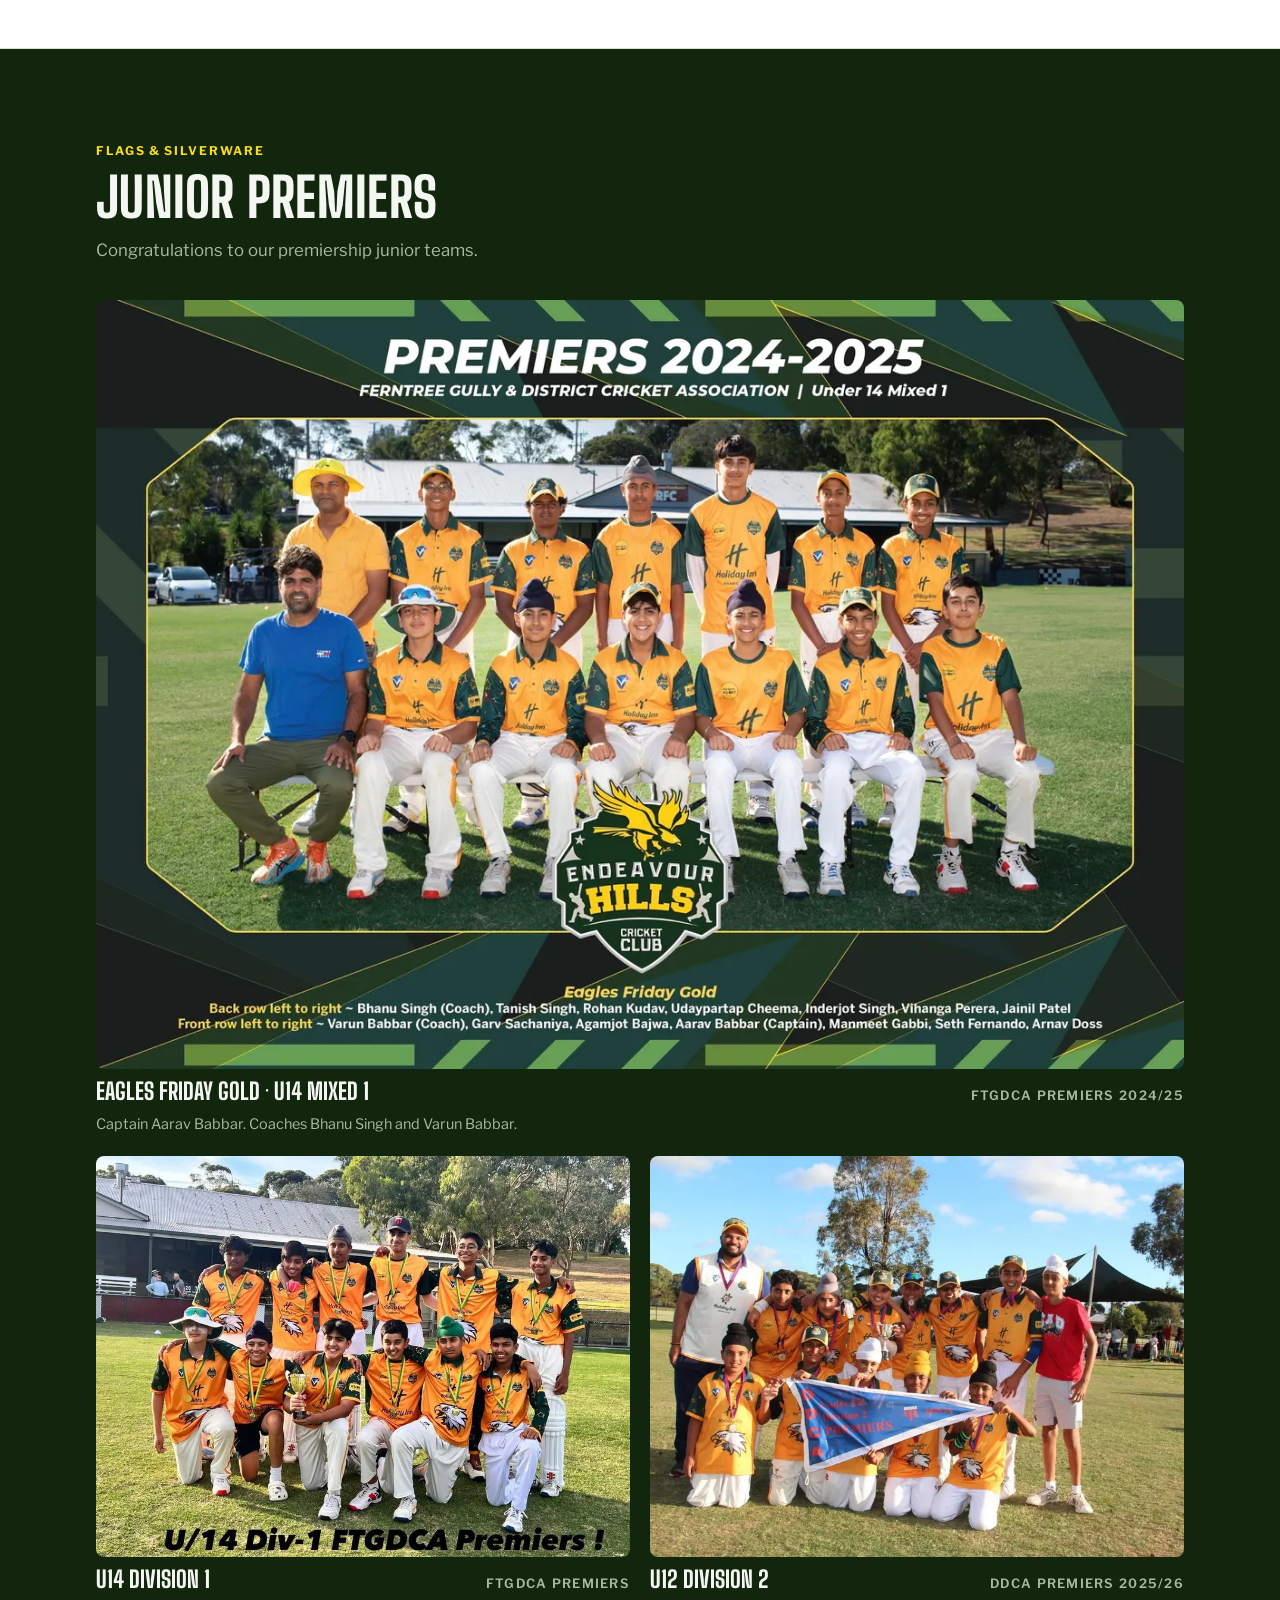
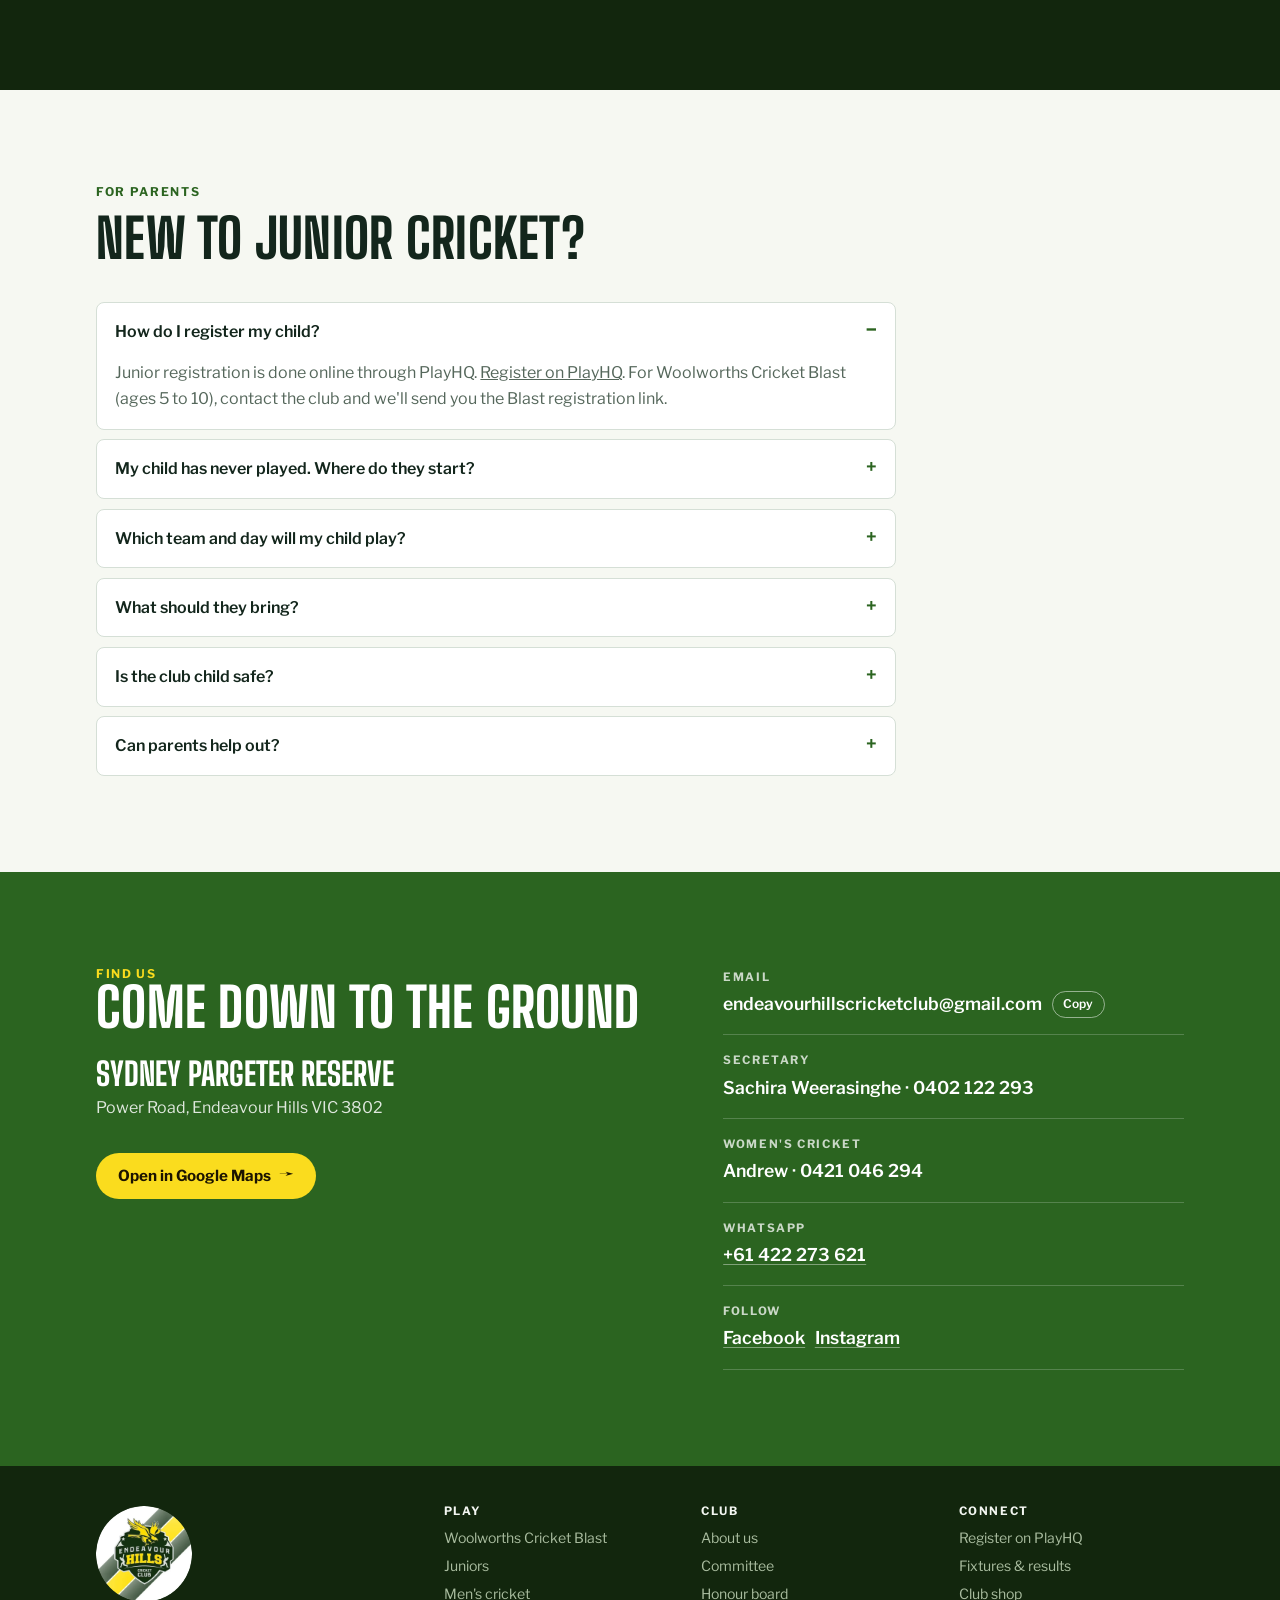
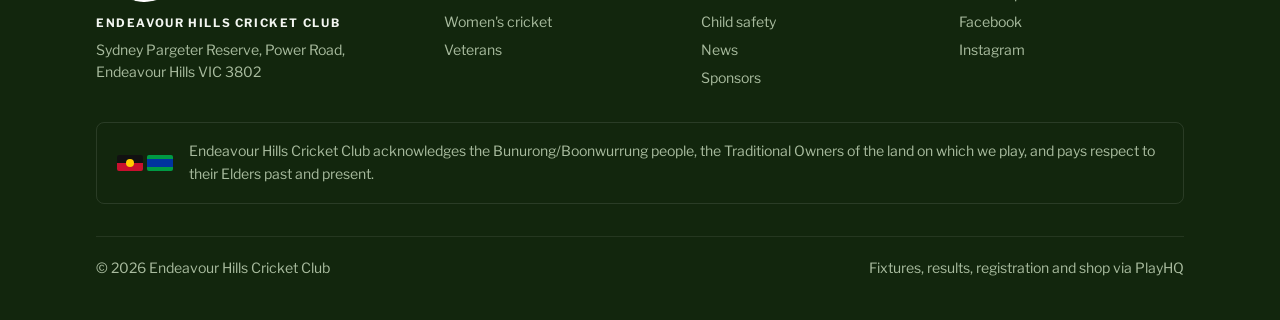
<file: juniors.html>
<!doctype html>
<html lang="en-AU">
<head>
<meta charset="utf-8">
<meta name="viewport" content="width=device-width, initial-scale=1, viewport-fit=cover">
<title>Juniors · Endeavour Hills CC</title>
<meta name="description" content="Junior cricket at Endeavour Hills: Woolworths Cricket Blast, U10 to U17 teams, girls' cricket and the J.G. Craig Shield.">
<meta property="og:title" content="Juniors · Endeavour Hills CC">
<meta property="og:description" content="Junior cricket at Endeavour Hills: Woolworths Cricket Blast, U10 to U17 teams, girls' cricket and the J.G. Craig Shield.">
<meta property="og:type" content="website">
<meta property="og:image" content="images/logo-512.webp">
<meta name="theme-color" content="#12260d">
<link rel="icon" type="image/webp" href="images/favicon.webp">
<link rel="preconnect" href="https://fonts.googleapis.com">
<link rel="preconnect" href="https://fonts.gstatic.com" crossorigin>
<link rel="stylesheet" href="https://fonts.googleapis.com/css2?family=Big+Shoulders+Display:wght@600;800;900&family=Libre+Franklin:wght@400;500;600;700&display=swap">
<link rel="stylesheet" href="styles.css">
</head>
<body>
<a class="skip" href="#main">Skip to content</a>
<header class="site-head">
  <div class="wrap head-row">
    <a class="brand" href="index.html" aria-label="Endeavour Hills Cricket Club home">
      <img class="crest" src="images/logo-160.webp" alt="" width="46" height="46">
      <span><b>Endeavour Hills</b><small>Cricket Club · Eagles</small></span>
    </a>
    <nav class="nav" aria-label="Main">
      <a href="index.html">Home</a>
      <a href="about.html">About Us</a>
      <a href="juniors.html" aria-current="page">Juniors</a>
      <a href="seniors.html">Seniors</a>
      <a href="news.html">News</a>
      <a href="sponsors.html">Sponsors</a>
      <a class="ext" href="https://www.playhq.com/cricket-australia/org/endeavour-hills-cricket-club/f1b54310/shop">Shop</a>
    </nav>
    <a class="btn btn-gold head-cta" href="https://www.playhq.com/cricket-australia/org/endeavour-hills-cricket-club/f1b54310">Register</a>
  </div>
</header>

<main id="main">
<section class="page-hero photo" style="background-image: url(images/u12-ddca.webp); --pos: 50% 45%">
  <div class="wrap">
    <p class="eyebrow">Juniors</p>
    <h1>Cricket for <em>kids</em> and teens</h1>
    <p>From a first Woolworths Cricket Blast session to the J.G. Craig Shield. Junior games run Friday, Saturday and Sunday across three associations.</p>
    <div class="hero-ctas"><a class="btn btn-gold" href="https://www.playhq.com/cricket-australia/org/endeavour-hills-cricket-club/f1b54310">Register a junior <span class="arrow">→</span></a><a class="btn btn-ghost" href="#faq">New to junior cricket?</a></div>
  </div>
</section>
<nav class="subnav" aria-label="On this page"><div class="wrap"><a href="#blast">Cricket Blast</a><a href="#teams">Junior teams</a><a href="#girls">Girls</a><a href="#jg-craig">J.G. Craig Shield</a><a href="#premiers">Premiers</a><a href="#faq">Parents FAQ</a></div></nav>
<section id="blast">
  <div class="wrap split">
    <figure class="split-photo"><img src="images/blast.webp" alt="Woolworths Cricket Blast kids with their medals" loading="lazy" style="object-position: 50% 40%"></figure>
    <div class="split-body">
      <span class="age" style="justify-self:start">Ages 5–10</span>
      <h2>Woolworths Cricket Blast</h2>
      <p>The first taste of cricket. Fun, game-based sessions where kids learn to bat, bowl and catch with their mates. No experience needed.</p>
      <div class="qfacts">
        <div class="qfact"><small>When</small><b>Thursdays 5:30 – 6:30 pm</b></div>
        <div class="qfact"><small>Starts</small><b>12 November 2026</b></div>
        <div class="qfact"><small>Sessions</small><b>10 across the summer</b></div>
      </div>
      <p><strong>Before Christmas:</strong> 12, 19 and 26 November, 3, 10 and 17 December.<br><strong>After the holidays:</strong> 28 January, 4, 11 and 18 February.</p>
      <div class="btns"><a class="btn btn-line" href="#contact">Ask about Blast</a></div>
    </div>
  </div>
</section>
<section id="teams" class="alt">
  <div class="wrap">
    <div class="intro2">
      <div class="section-head" style="margin:0">
        <span class="age" style="justify-self:start">U10 – U17</span>
        <h2>Junior teams</h2>
      </div>
      <p class="lede">Boys' and mixed teams play on synthetic and turf pitches, with senior players helping to coach and mentor. Junior registration for 2026/27 is open now.</p>
    </div>
    <div class="tbl-wrap">
      <table class="tbl">
        <thead><tr><th>Association</th><th>When we play</th><th>Notes</th></tr></thead>
        <tbody>
          <tr><td>Ferntree Gully &amp; District CA (FTGDCA)</td><td>Friday evenings</td><td>Our U14 Mixed 1 team won the 2024/25 flag</td></tr>
          <tr><td>Dandenong District CA (DDCA)</td><td>Saturday mornings</td><td>Recruiting now for U14 and U16 teams</td></tr>
          <tr><td>Inner South East Cricket (ISEC)</td><td>Sunday mornings</td><td>Sunday morning junior competition</td></tr>
        </tbody>
      </table>
    </div>
    <p class="round-year"><strong>Turf cricket:</strong> turf games are available for our juniors from U13 to U17.</p>
    <div class="more-row">
      <div class="inline-poster"><button class="poster" type="button" data-zoom aria-label="View the junior registration poster"><img src="images/junior-rego.webp" alt="Junior registration open poster" loading="lazy"></button><span>Share the registration poster with friends and family.</span></div>
      <span style="flex:1"></span>
      <a class="btn btn-gold" href="https://www.playhq.com/cricket-australia/org/endeavour-hills-cricket-club/f1b54310">Register a junior <span class="arrow">→</span></a>
    </div>
  </div>
</section>
<section id="girls">
  <div class="wrap split flip">
    <figure class="split-photo"><img src="images/girls-shield.webp" alt="Eagles girls' team with their shield" loading="lazy" style="object-position: 50% 45%"></figure>
    <div class="split-body">
      <span class="age" style="justify-self:start">Girls</span>
      <h2>Girls' cricket</h2>
      <p>Girls' teams for players of every level, with a clear pathway into our women's team. Mums are welcome to get involved too.</p>
      <div class="btns"><a class="btn btn-line" href="seniors.html#women">See women's cricket</a><a class="btn btn-line" href="#contact">Ask about girls' teams</a></div>
    </div>
  </div>
</section>
<section id="jg-craig" class="alt">
  <div class="wrap split">
    <figure class="split-photo"><img src="images/jgcraig-team.webp" alt="Endeavour Hills J.G. Craig Shield squad in green Eagles shirts" loading="lazy" style="object-position: 50% 35%"></figure>
    <div class="split-body">
      <span class="age" style="justify-self:start">Under 15 · Representative</span>
      <h2>J.G. Craig Shield 2027</h2>
      <p>Every January our U15 representative squad plays the VSDCA J.G. Craig Shield carnival, one of the best junior pathways in Victoria. Congratulations to the 2027 squad. Head coach: Sachira Weerasingha. Thanks to Next Route for sponsoring the team.</p>
      <ul class="squad"><li>Agamjot Singh</li><li>Agamjot Bajwa</li><li>Arnav Doss</li><li>Chase Johnson</li><li>Ghardeep Bal</li><li>Guransh Boparai</li><li>Jainil Patel</li><li>Lucas McKinnon</li><li>Pulkit Sharma</li><li>Raj Khatusuria</li><li>Sayed Azim Nazif</li><li>Seth Fernando</li><li>Seth Godage</li></ul>
      <div class="inline-poster"><button class="poster" type="button" data-zoom aria-label="View the J.G. Craig Shield squad poster"><img src="images/jgcraig-squad.webp" alt="J.G. Craig Shield 2027 squad poster sponsored by Next Route" loading="lazy"></button><span>Squad announcement poster</span></div>
    </div>
  </div>
</section>
<section id="premiers" class="dark-sec">
  <div class="wrap">
    <div class="section-head">
      <p class="eyebrow">Flags &amp; silverware</p>
      <h2>Junior premiers</h2>
      <p class="lede">Congratulations to our premiership junior teams.</p>
    </div>
    <div class="flags">
      <figure class="flag wide">
        <button type="button" data-zoom aria-label="View photo: Eagles Friday Gold · U14 Mixed 1"><img src="images/u14-gold-2425.webp" alt="Eagles Friday Gold, FTGDCA Under 14 Mixed 1 premiers 2024/25, team photo with names" loading="lazy"></button>
        <figcaption><b>Eagles Friday Gold · U14 Mixed 1</b><span>FTGDCA premiers 2024/25</span></figcaption>
        <p class="flag-note">Captain Aarav Babbar. Coaches Bhanu Singh and Varun Babbar.</p>
      </figure>
      <figure class="flag">
        <button type="button" data-zoom aria-label="View photo: U14 Division 1"><img src="images/u14-ftgdca.webp" alt="Under 14 Division 1 FTGDCA premiers with their trophy and medals" loading="lazy"></button>
        <figcaption><b>U14 Division 1</b><span>FTGDCA premiers</span></figcaption>
      </figure>
      <figure class="flag">
        <button type="button" data-zoom aria-label="View photo: U12 Division 2"><img src="images/u12-ddca.webp" alt="Under 12 Division 2 DDCA premiers 2025/26 with their pennant" loading="lazy" style="object-position: 50% 70%"></button>
        <figcaption><b>U12 Division 2</b><span>DDCA premiers 2025/26</span></figcaption>
      </figure>
    </div>
  </div>
</section>

<section id="faq">
  <div class="wrap">
    <div class="section-head">
      <p class="eyebrow">For parents</p>
      <h2>New to junior cricket?</h2>
    </div>
    <div class="faq">
      <details open><summary>How do I register my child?</summary><div><p>Junior registration is done online through PlayHQ. <a href="https://www.playhq.com/cricket-australia/org/endeavour-hills-cricket-club/f1b54310">Register on PlayHQ</a>. For Woolworths Cricket Blast (ages 5 to 10), contact the club and we'll send you the Blast registration link.</p></div></details>
      <details><summary>My child has never played. Where do they start?</summary><div><p>Children aged 5 to 10 usually start with Woolworths Cricket Blast. Older beginners are welcome in our junior teams, and coaches will help them settle in.</p></div></details>
      <details><summary>Which team and day will my child play?</summary><div><p>Teams are organised by age group across the FTGDCA (Friday evenings), DDCA (Saturday mornings) and ISEC (Sunday mornings). Our Junior Coordinator, Bhanu Singh, can help you find the right fit. Email endeavourhillscricketclub@gmail.com.</p></div></details>
      <details><summary>What should they bring?</summary><div><p>A water bottle, a hat, sunscreen and comfortable sports shoes. Ask your team manager about anything else your child's team needs.</p></div></details>
      <details><summary>Is the club child safe?</summary><div><p>Yes. We follow the Victorian Child Safe Standards, and all of our executive, coaches and team managers hold a Working with Children Check. <a href="about.html#child-safe">Read more about child safety</a>.</p></div></details>
      <details><summary>Can parents help out?</summary><div><p>Please do. We always need team managers, scorers and helpers on game days. Let us know at endeavourhillscricketclub@gmail.com.</p></div></details>
    </div>
  </div>
</section>

<section id="contact" class="contact">
  <div class="wrap contact-grid">
    <div>
      <p class="eyebrow">Find us</p>
      <h2>Come down to the ground</h2>
      <div class="ground">
        <b>Sydney Pargeter Reserve</b>
        <span>Power Road, Endeavour Hills VIC 3802</span>
      </div>
      <div class="hero-ctas">
        <a class="btn btn-gold" href="https://www.google.com/maps/search/?api=1&amp;query=Sydney+Pargeter+Reserve+Power+Road+Endeavour+Hills+VIC+3802">Open in Google Maps <span class="arrow">→</span></a>
      </div>
    </div>
    <div class="contact-list">
      <div class="contact-item">
        <span class="k">Email</span>
        <span class="v"><span class="copy-src">endeavourhillscricketclub@gmail.com</span><button class="copy" type="button" data-copy="endeavourhillscricketclub@gmail.com">Copy</button></span>
      </div>
      <div class="contact-item"><span class="k">Secretary</span><span class="v">Sachira Weerasinghe · 0402 122 293</span></div>
      <div class="contact-item"><span class="k">Women's cricket</span><span class="v">Andrew · 0421 046 294</span></div>
      <div class="contact-item"><span class="k">WhatsApp</span><span class="v"><a href="https://wa.me/61422273621">+61 422 273 621</a></span></div>
      <div class="contact-item"><span class="k">Follow</span><span class="v"><a href="https://www.facebook.com/EHCCEagles">Facebook</a> <a href="https://www.instagram.com/ehcc.eagles/">Instagram</a></span></div>
    </div>
  </div>
</section>
</main>

<footer class="foot">
  <div class="wrap">
    <div class="foot-grid">
      <div class="foot-club">
        <img class="foot-crest" src="images/logo-512.webp" alt="Endeavour Hills Cricket Club logo" width="96" height="96">
        <h4>Endeavour Hills Cricket Club</h4>
        <p>Sydney Pargeter Reserve, Power Road,<br>Endeavour Hills VIC 3802</p>
      </div>
      <div>
        <h4>Play</h4>
        <ul><li><a href="juniors.html#blast">Woolworths Cricket Blast</a></li><li><a href="juniors.html">Juniors</a></li><li><a href="seniors.html">Men's cricket</a></li><li><a href="seniors.html#women">Women's cricket</a></li><li><a href="seniors.html#veterans">Veterans</a></li></ul>
      </div>
      <div>
        <h4>Club</h4>
        <ul><li><a href="about.html">About us</a></li><li><a href="about.html#committee">Committee</a></li><li><a href="about.html#history">Honour board</a></li><li><a href="about.html#child-safe">Child safety</a></li><li><a href="news.html">News</a></li><li><a href="sponsors.html">Sponsors</a></li></ul>
      </div>
      <div>
        <h4>Connect</h4>
        <ul><li><a href="https://www.playhq.com/cricket-australia/org/endeavour-hills-cricket-club/f1b54310">Register on PlayHQ</a></li><li><a href="https://www.playhq.com/cricket-australia/org/endeavour-hills-cricket-club/f1b54310">Fixtures &amp; results</a></li><li><a href="https://www.playhq.com/cricket-australia/org/endeavour-hills-cricket-club/f1b54310/shop">Club shop</a></li><li><a href="https://www.facebook.com/EHCCEagles">Facebook</a></li><li><a href="https://www.instagram.com/ehcc.eagles/">Instagram</a></li></ul>
      </div>
    </div>
    <div class="ack">
      <div class="ack-flags" aria-hidden="true"><span class="ab"></span><span class="ts"></span></div>
      <p>Endeavour Hills Cricket Club acknowledges the Bunurong/Boonwurrung people, the Traditional Owners of the land on which we play, and pays respect to their Elders past and present.</p>
    </div>
    <div class="foot-base"><span>© 2026 Endeavour Hills Cricket Club</span><span>Fixtures, results, registration and shop via PlayHQ</span></div>
  </div>
</footer>

<div class="lightbox" id="lightbox" hidden role="dialog" aria-modal="true" aria-label="Photo viewer">
  <button type="button" id="lightbox-close">Close</button>
  <img id="lightbox-img" alt="">
</div>
<script src="script.js"></script>
</body>
</html>
</file>
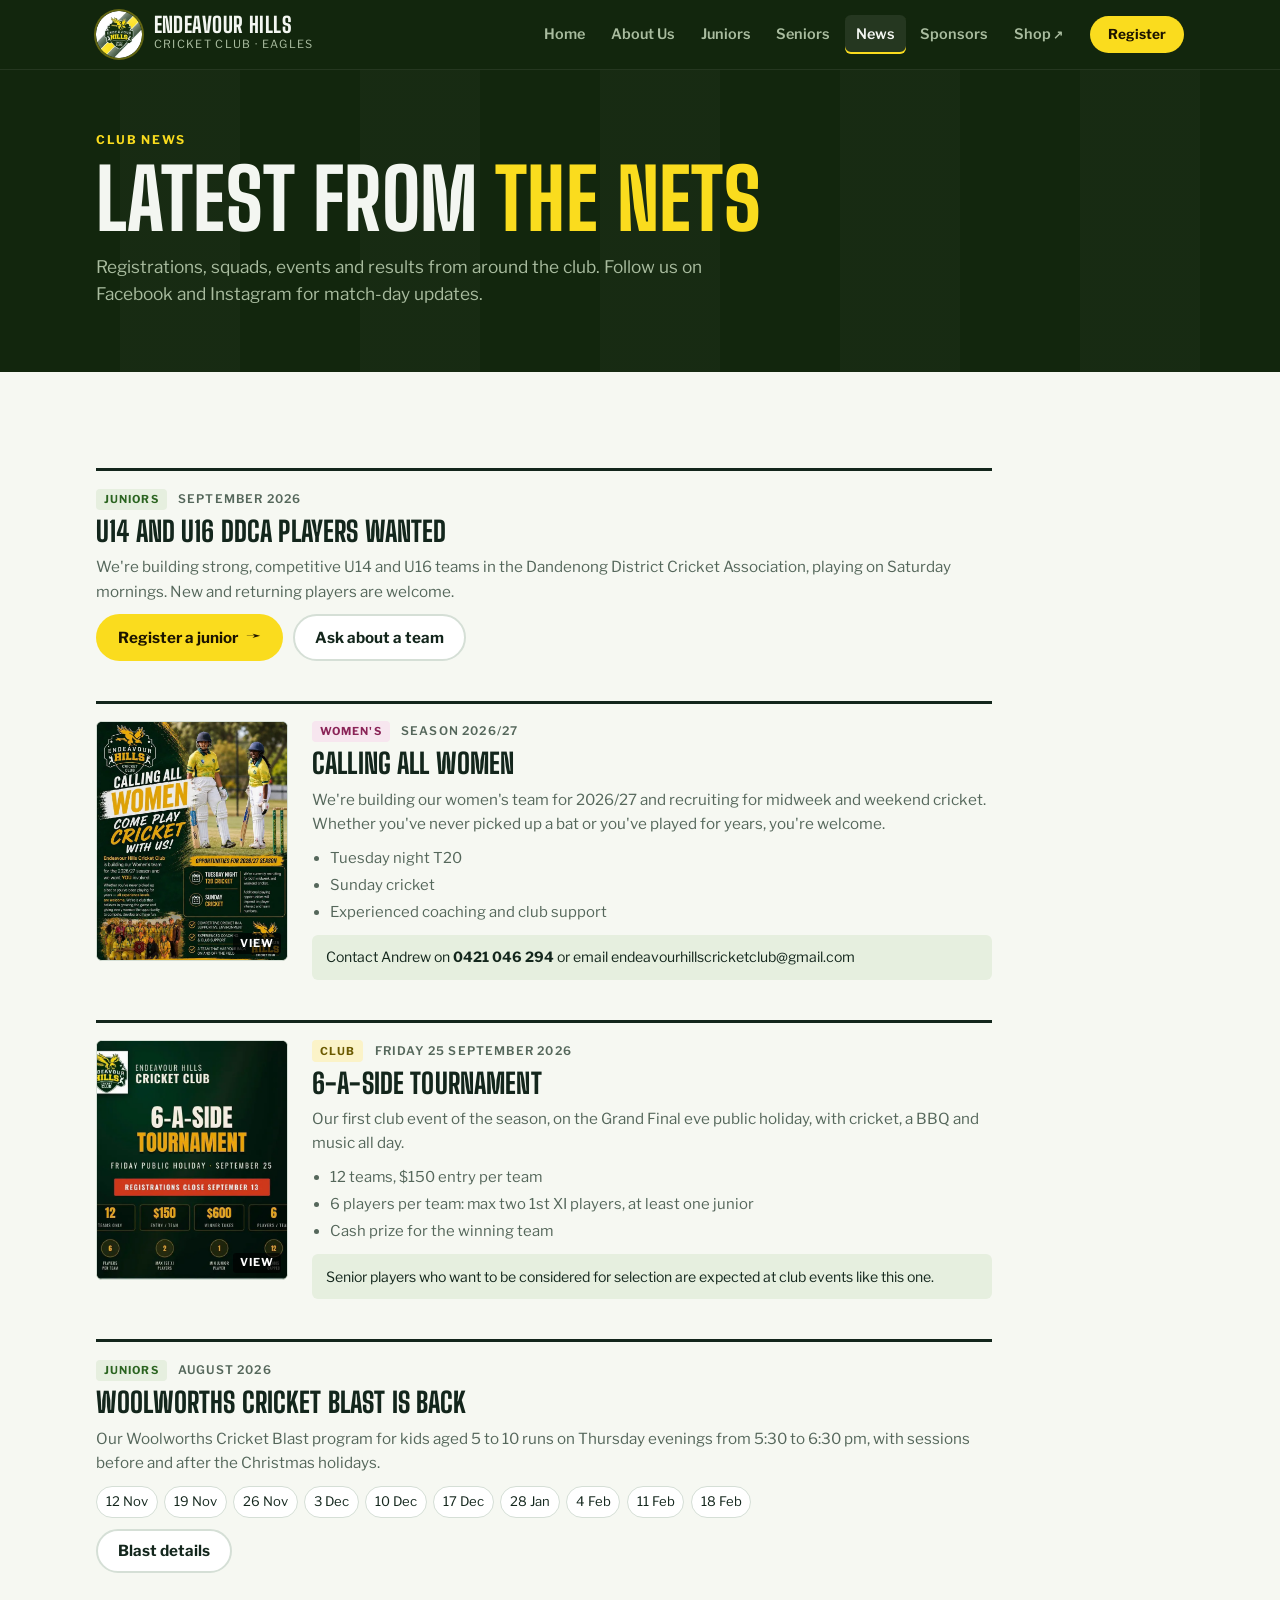
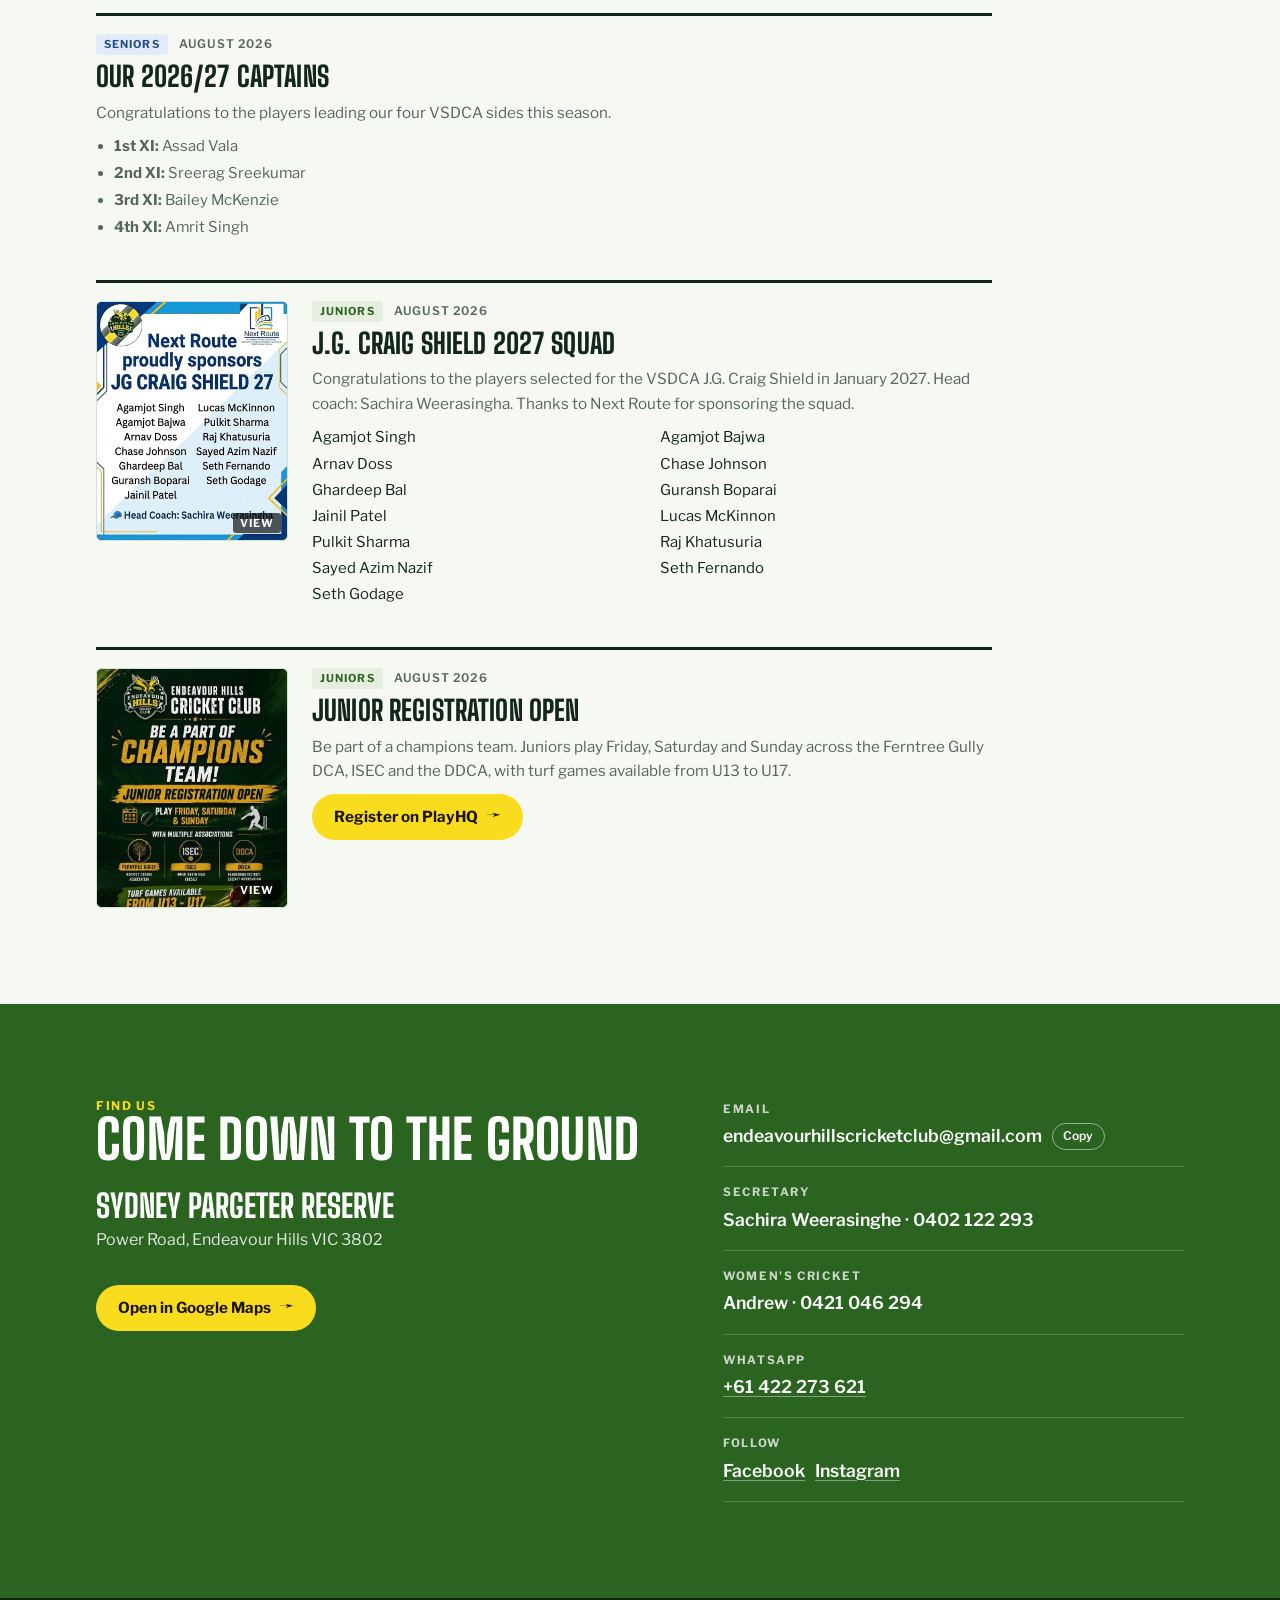
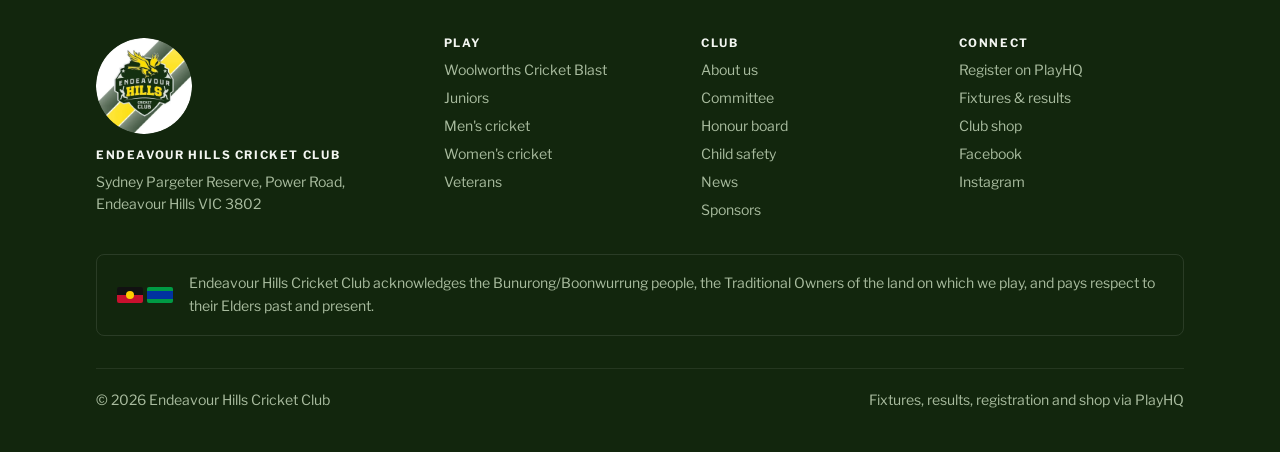
<file: news.html>
<!doctype html>
<html lang="en-AU">
<head>
<meta charset="utf-8">
<meta name="viewport" content="width=device-width, initial-scale=1, viewport-fit=cover">
<title>News · Endeavour Hills CC</title>
<meta name="description" content="Latest news from Endeavour Hills Cricket Club.">
<meta property="og:title" content="News · Endeavour Hills CC">
<meta property="og:description" content="Latest news from Endeavour Hills Cricket Club.">
<meta property="og:type" content="website">
<meta property="og:image" content="images/logo-512.webp">
<meta name="theme-color" content="#12260d">
<link rel="icon" type="image/webp" href="images/favicon.webp">
<link rel="preconnect" href="https://fonts.googleapis.com">
<link rel="preconnect" href="https://fonts.gstatic.com" crossorigin>
<link rel="stylesheet" href="https://fonts.googleapis.com/css2?family=Big+Shoulders+Display:wght@600;800;900&family=Libre+Franklin:wght@400;500;600;700&display=swap">
<link rel="stylesheet" href="styles.css">
</head>
<body>
<a class="skip" href="#main">Skip to content</a>
<header class="site-head">
  <div class="wrap head-row">
    <a class="brand" href="index.html" aria-label="Endeavour Hills Cricket Club home">
      <img class="crest" src="images/logo-160.webp" alt="" width="46" height="46">
      <span><b>Endeavour Hills</b><small>Cricket Club · Eagles</small></span>
    </a>
    <nav class="nav" aria-label="Main">
      <a href="index.html">Home</a>
      <a href="about.html">About Us</a>
      <a href="juniors.html">Juniors</a>
      <a href="seniors.html">Seniors</a>
      <a href="news.html" aria-current="page">News</a>
      <a href="sponsors.html">Sponsors</a>
      <a class="ext" href="https://www.playhq.com/cricket-australia/org/endeavour-hills-cricket-club/f1b54310/shop">Shop</a>
    </nav>
    <a class="btn btn-gold head-cta" href="https://www.playhq.com/cricket-australia/org/endeavour-hills-cricket-club/f1b54310">Register</a>
  </div>
</header>

<main id="main">
<section class="page-hero">
  <div class="wrap">
    <p class="eyebrow">Club news</p>
    <h1>Latest from <em>the nets</em></h1>
    <p>Registrations, squads, events and results from around the club. Follow us on Facebook and Instagram for match-day updates.</p>
  </div>
</section>

<!-- EDIT: add new posts at the top of .news-list (copy an article block), delete old ones -->
<section>
  <div class="wrap">
    <div class="news-list">
      <article class="post text-only" id="ddca-u14-u16">
        
        <div class="post-body">
          <div class="meta"><span class="tag t-juniors">Juniors</span><time datetime="2026-09">September 2026</time></div>
          <h3>U14 and U16 DDCA players wanted</h3>
          <p>We're building strong, competitive U14 and U16 teams in the Dandenong District Cricket Association, playing on Saturday mornings. New and returning players are welcome.</p>
          <div class="btns"><a class="btn btn-gold" href="https://www.playhq.com/cricket-australia/org/endeavour-hills-cricket-club/f1b54310">Register a junior <span class="arrow">→</span></a><a class="btn btn-line" href="#contact">Ask about a team</a></div>
        </div>
      </article>
      <article class="post" id="women-2627">
        <button class="poster" type="button" data-zoom aria-label="View poster: Calling all women"><img src="images/women-poster.webp" alt="Calling all women, come play cricket with us poster" loading="lazy"></button>
        <div class="post-body">
          <div class="meta"><span class="tag t-women">Women's</span><time datetime="2026">Season 2026/27</time></div>
          <h3>Calling all women</h3>
          <p>We're building our women's team for 2026/27 and recruiting for midweek and weekend cricket. Whether you've never picked up a bat or you've played for years, you're welcome.</p>
          <ul><li>Tuesday night T20</li><li>Sunday cricket</li><li>Experienced coaching and club support</li></ul>
          <p class="note">Contact Andrew on <strong>0421 046 294</strong> or email endeavourhillscricketclub@gmail.com</p>
        </div>
      </article>
      <article class="post" id="six-a-side">
        <button class="poster" type="button" data-zoom aria-label="View poster: 6-a-side tournament"><img src="images/six-a-side.webp" alt="6-a-side tournament poster" loading="lazy"></button>
        <div class="post-body">
          <div class="meta"><span class="tag t-club">Club</span><time datetime="2026-09-25">Friday 25 September 2026</time></div>
          <h3>6-a-side tournament</h3>
          <p>Our first club event of the season, on the Grand Final eve public holiday, with cricket, a BBQ and music all day.</p>
          <ul><li>12 teams, $150 entry per team</li><li>6 players per team: max two 1st XI players, at least one junior</li><li>Cash prize for the winning team</li></ul>
          <p class="note">Senior players who want to be considered for selection are expected at club events like this one.</p>
        </div>
      </article>
      <article class="post text-only" id="blast-2627">
        
        <div class="post-body">
          <div class="meta"><span class="tag t-juniors">Juniors</span><time datetime="2026-08-30">August 2026</time></div>
          <h3>Woolworths Cricket Blast is back</h3>
          <p>Our Woolworths Cricket Blast program for kids aged 5 to 10 runs on Thursday evenings from 5:30 to 6:30 pm, with sessions before and after the Christmas holidays.</p>
          <ul class="chiplist"><li>12 Nov</li><li>19 Nov</li><li>26 Nov</li><li>3 Dec</li><li>10 Dec</li><li>17 Dec</li><li>28 Jan</li><li>4 Feb</li><li>11 Feb</li><li>18 Feb</li></ul>
          <div class="btns"><a class="btn btn-line" href="juniors.html#blast">Blast details</a></div>
        </div>
      </article>
      <article class="post text-only" id="captains-2627">
        
        <div class="post-body">
          <div class="meta"><span class="tag t-seniors">Seniors</span><time datetime="2026-08">August 2026</time></div>
          <h3>Our 2026/27 captains</h3>
          <p>Congratulations to the players leading our four VSDCA sides this season.</p>
          <ul><li><strong>1st XI:</strong> Assad Vala</li><li><strong>2nd XI:</strong> Sreerag Sreekumar</li><li><strong>3rd XI:</strong> Bailey McKenzie</li><li><strong>4th XI:</strong> Amrit Singh</li></ul>
        </div>
      </article>
      <article class="post" id="jg-craig-2027">
        <button class="poster" type="button" data-zoom aria-label="View poster: J.G. Craig Shield 2027 squad"><img src="images/jgcraig-squad.webp" alt="J.G. Craig Shield 2027 squad poster sponsored by Next Route" loading="lazy"></button>
        <div class="post-body">
          <div class="meta"><span class="tag t-juniors">Juniors</span><time datetime="2026-08-15">August 2026</time></div>
          <h3>J.G. Craig Shield 2027 squad</h3>
          <p>Congratulations to the players selected for the VSDCA J.G. Craig Shield in January 2027. Head coach: Sachira Weerasingha. Thanks to Next Route for sponsoring the squad.</p>
          <ul class="squad"><li>Agamjot Singh</li><li>Agamjot Bajwa</li><li>Arnav Doss</li><li>Chase Johnson</li><li>Ghardeep Bal</li><li>Guransh Boparai</li><li>Jainil Patel</li><li>Lucas McKinnon</li><li>Pulkit Sharma</li><li>Raj Khatusuria</li><li>Sayed Azim Nazif</li><li>Seth Fernando</li><li>Seth Godage</li></ul>
        </div>
      </article>
      <article class="post" id="junior-rego">
        <button class="poster" type="button" data-zoom aria-label="View poster: Junior registration open"><img src="images/junior-rego.webp" alt="Junior registration open poster" loading="lazy"></button>
        <div class="post-body">
          <div class="meta"><span class="tag t-juniors">Juniors</span><time datetime="2026-08-11">August 2026</time></div>
          <h3>Junior registration open</h3>
          <p>Be part of a champions team. Juniors play Friday, Saturday and Sunday across the Ferntree Gully DCA, ISEC and the DDCA, with turf games available from U13 to U17.</p>
          <div class="btns"><a class="btn btn-gold" href="https://www.playhq.com/cricket-australia/org/endeavour-hills-cricket-club/f1b54310">Register on PlayHQ <span class="arrow">→</span></a></div>
        </div>
      </article>
    </div>
  </div>
</section>

<section id="contact" class="contact">
  <div class="wrap contact-grid">
    <div>
      <p class="eyebrow">Find us</p>
      <h2>Come down to the ground</h2>
      <div class="ground">
        <b>Sydney Pargeter Reserve</b>
        <span>Power Road, Endeavour Hills VIC 3802</span>
      </div>
      <div class="hero-ctas">
        <a class="btn btn-gold" href="https://www.google.com/maps/search/?api=1&amp;query=Sydney+Pargeter+Reserve+Power+Road+Endeavour+Hills+VIC+3802">Open in Google Maps <span class="arrow">→</span></a>
      </div>
    </div>
    <div class="contact-list">
      <div class="contact-item">
        <span class="k">Email</span>
        <span class="v"><span class="copy-src">endeavourhillscricketclub@gmail.com</span><button class="copy" type="button" data-copy="endeavourhillscricketclub@gmail.com">Copy</button></span>
      </div>
      <div class="contact-item"><span class="k">Secretary</span><span class="v">Sachira Weerasinghe · 0402 122 293</span></div>
      <div class="contact-item"><span class="k">Women's cricket</span><span class="v">Andrew · 0421 046 294</span></div>
      <div class="contact-item"><span class="k">WhatsApp</span><span class="v"><a href="https://wa.me/61422273621">+61 422 273 621</a></span></div>
      <div class="contact-item"><span class="k">Follow</span><span class="v"><a href="https://www.facebook.com/EHCCEagles">Facebook</a> <a href="https://www.instagram.com/ehcc.eagles/">Instagram</a></span></div>
    </div>
  </div>
</section>
</main>

<footer class="foot">
  <div class="wrap">
    <div class="foot-grid">
      <div class="foot-club">
        <img class="foot-crest" src="images/logo-512.webp" alt="Endeavour Hills Cricket Club logo" width="96" height="96">
        <h4>Endeavour Hills Cricket Club</h4>
        <p>Sydney Pargeter Reserve, Power Road,<br>Endeavour Hills VIC 3802</p>
      </div>
      <div>
        <h4>Play</h4>
        <ul><li><a href="juniors.html#blast">Woolworths Cricket Blast</a></li><li><a href="juniors.html">Juniors</a></li><li><a href="seniors.html">Men's cricket</a></li><li><a href="seniors.html#women">Women's cricket</a></li><li><a href="seniors.html#veterans">Veterans</a></li></ul>
      </div>
      <div>
        <h4>Club</h4>
        <ul><li><a href="about.html">About us</a></li><li><a href="about.html#committee">Committee</a></li><li><a href="about.html#history">Honour board</a></li><li><a href="about.html#child-safe">Child safety</a></li><li><a href="news.html">News</a></li><li><a href="sponsors.html">Sponsors</a></li></ul>
      </div>
      <div>
        <h4>Connect</h4>
        <ul><li><a href="https://www.playhq.com/cricket-australia/org/endeavour-hills-cricket-club/f1b54310">Register on PlayHQ</a></li><li><a href="https://www.playhq.com/cricket-australia/org/endeavour-hills-cricket-club/f1b54310">Fixtures &amp; results</a></li><li><a href="https://www.playhq.com/cricket-australia/org/endeavour-hills-cricket-club/f1b54310/shop">Club shop</a></li><li><a href="https://www.facebook.com/EHCCEagles">Facebook</a></li><li><a href="https://www.instagram.com/ehcc.eagles/">Instagram</a></li></ul>
      </div>
    </div>
    <div class="ack">
      <div class="ack-flags" aria-hidden="true"><span class="ab"></span><span class="ts"></span></div>
      <p>Endeavour Hills Cricket Club acknowledges the Bunurong/Boonwurrung people, the Traditional Owners of the land on which we play, and pays respect to their Elders past and present.</p>
    </div>
    <div class="foot-base"><span>© 2026 Endeavour Hills Cricket Club</span><span>Fixtures, results, registration and shop via PlayHQ</span></div>
  </div>
</footer>

<div class="lightbox" id="lightbox" hidden role="dialog" aria-modal="true" aria-label="Photo viewer">
  <button type="button" id="lightbox-close">Close</button>
  <img id="lightbox-img" alt="">
</div>
<script src="script.js"></script>
</body>
</html>
</file>
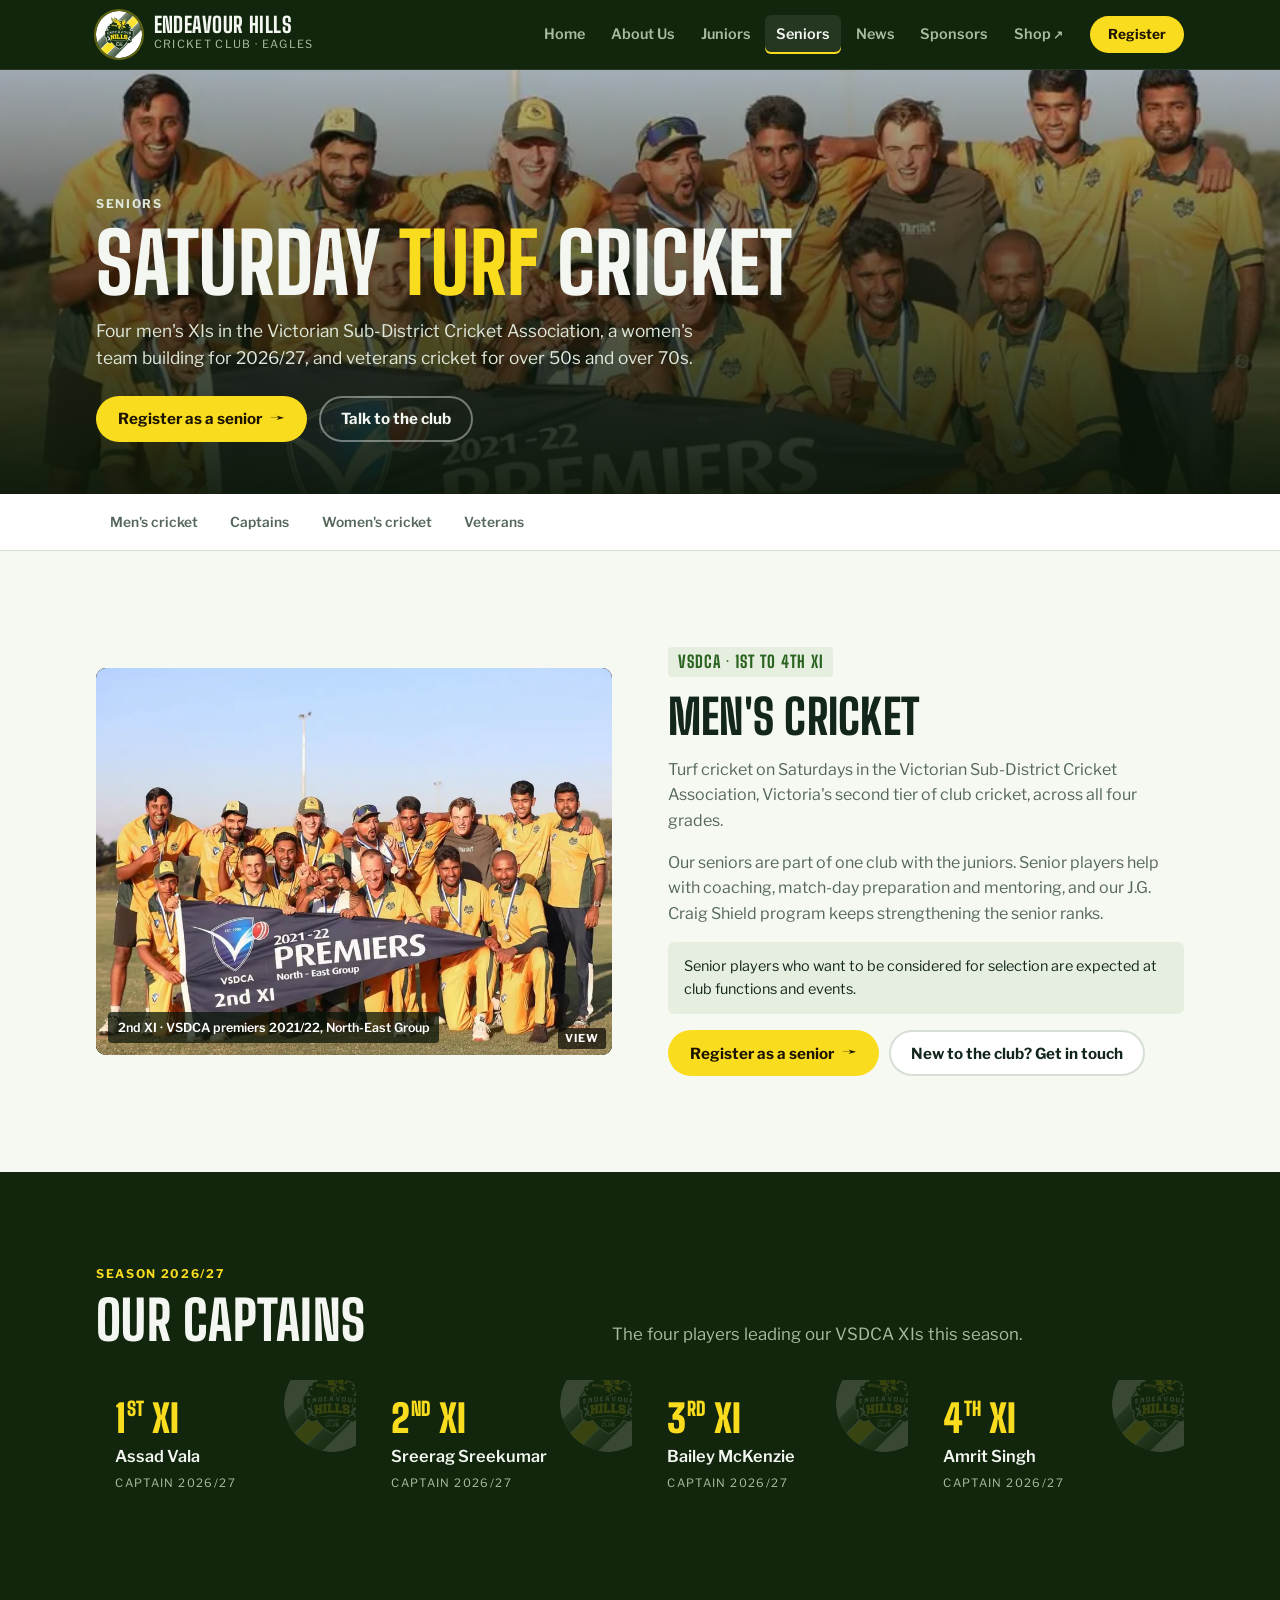
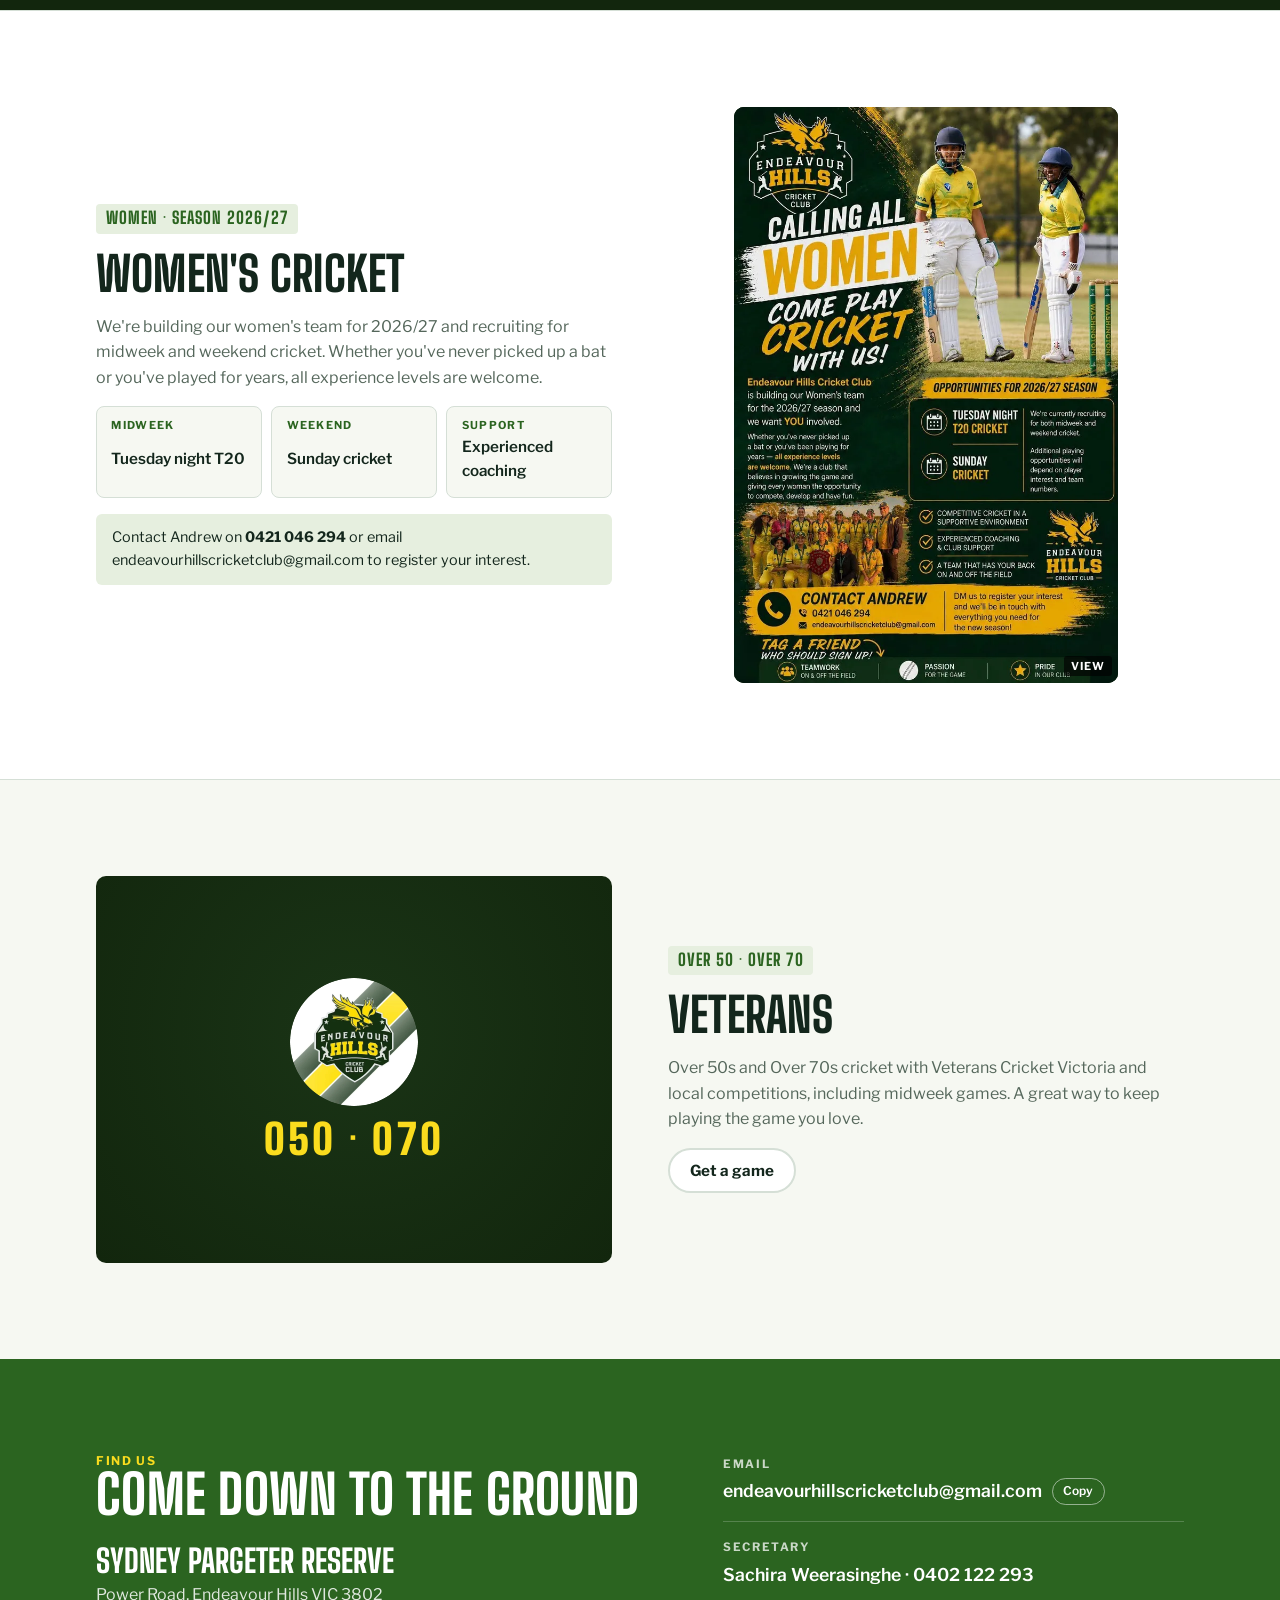
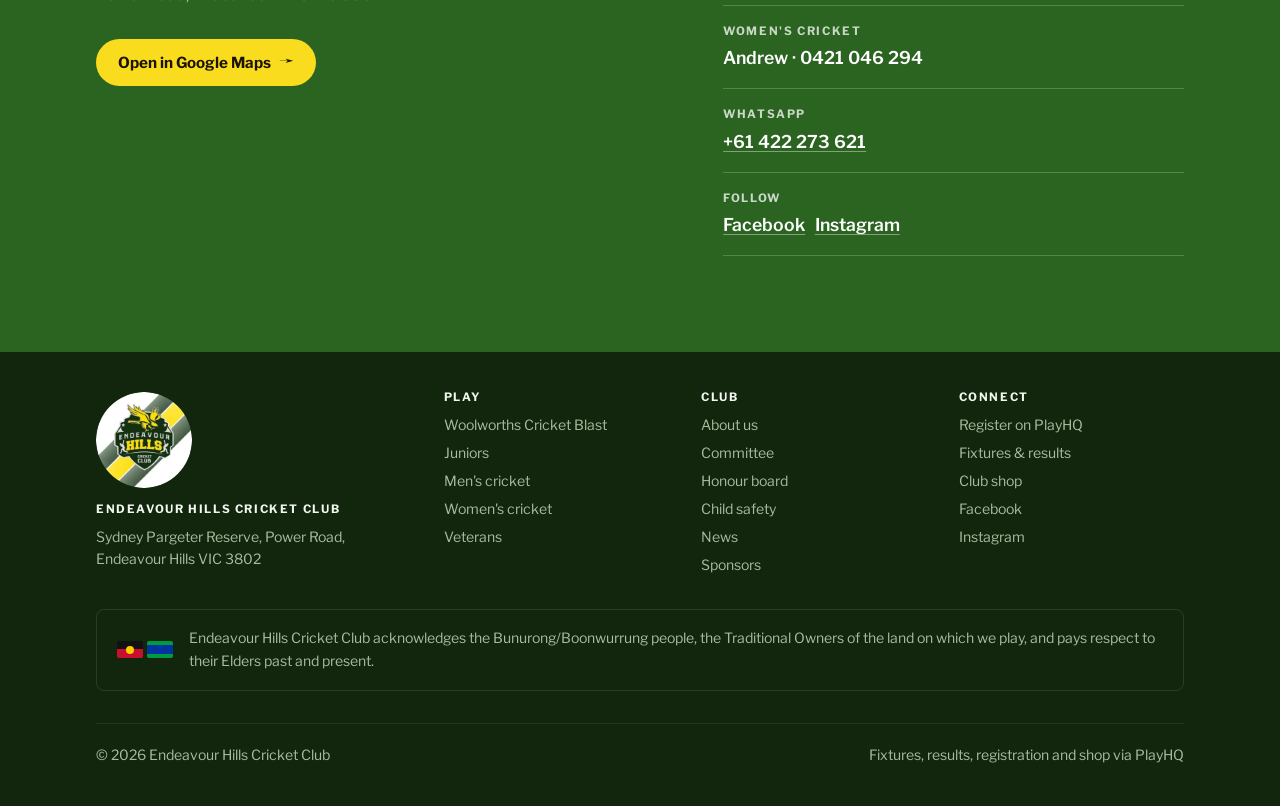
<file: seniors.html>
<!doctype html>
<html lang="en-AU">
<head>
<meta charset="utf-8">
<meta name="viewport" content="width=device-width, initial-scale=1, viewport-fit=cover">
<title>Seniors · Endeavour Hills CC</title>
<meta name="description" content="Senior cricket at Endeavour Hills: VSDCA 1st to 4th XI, women's cricket and veterans.">
<meta property="og:title" content="Seniors · Endeavour Hills CC">
<meta property="og:description" content="Senior cricket at Endeavour Hills: VSDCA 1st to 4th XI, women's cricket and veterans.">
<meta property="og:type" content="website">
<meta property="og:image" content="images/logo-512.webp">
<meta name="theme-color" content="#12260d">
<link rel="icon" type="image/webp" href="images/favicon.webp">
<link rel="preconnect" href="https://fonts.googleapis.com">
<link rel="preconnect" href="https://fonts.gstatic.com" crossorigin>
<link rel="stylesheet" href="https://fonts.googleapis.com/css2?family=Big+Shoulders+Display:wght@600;800;900&family=Libre+Franklin:wght@400;500;600;700&display=swap">
<link rel="stylesheet" href="styles.css">
</head>
<body>
<a class="skip" href="#main">Skip to content</a>
<header class="site-head">
  <div class="wrap head-row">
    <a class="brand" href="index.html" aria-label="Endeavour Hills Cricket Club home">
      <img class="crest" src="images/logo-160.webp" alt="" width="46" height="46">
      <span><b>Endeavour Hills</b><small>Cricket Club · Eagles</small></span>
    </a>
    <nav class="nav" aria-label="Main">
      <a href="index.html">Home</a>
      <a href="about.html">About Us</a>
      <a href="juniors.html">Juniors</a>
      <a href="seniors.html" aria-current="page">Seniors</a>
      <a href="news.html">News</a>
      <a href="sponsors.html">Sponsors</a>
      <a class="ext" href="https://www.playhq.com/cricket-australia/org/endeavour-hills-cricket-club/f1b54310/shop">Shop</a>
    </nav>
    <a class="btn btn-gold head-cta" href="https://www.playhq.com/cricket-australia/org/endeavour-hills-cricket-club/f1b54310">Register</a>
  </div>
</header>

<main id="main">
<section class="page-hero photo" style="background-image: url(images/seconds-2122.webp); --pos: 50% 55%">
  <div class="wrap">
    <p class="eyebrow">Seniors</p>
    <h1>Saturday <em>turf</em> cricket</h1>
    <p>Four men's XIs in the Victorian Sub-District Cricket Association, a women's team building for 2026/27, and veterans cricket for over 50s and over 70s.</p>
    <div class="hero-ctas"><a class="btn btn-gold" href="https://www.playhq.com/cricket-australia/register/514d33">Register as a senior <span class="arrow">→</span></a><a class="btn btn-ghost" href="#contact">Talk to the club</a></div>
  </div>
</section>
<nav class="subnav" aria-label="On this page"><div class="wrap"><a href="#mens">Men's cricket</a><a href="#captains">Captains</a><a href="#women">Women's cricket</a><a href="#veterans">Veterans</a></div></nav>
<section id="mens">
  <div class="wrap split">
    <figure class="split-photo"><button class="poster" type="button" data-zoom aria-label="View photo: 2nd XI with the VSDCA premiership pennant" style="aspect-ratio:auto;height:100%;width:100%;border:0;border-radius:0"><img src="images/seconds-2122.webp" alt="2nd XI with the VSDCA premiership pennant" loading="lazy" style="object-position: 50% 60%"></button><figcaption>2nd XI · VSDCA premiers 2021/22, North-East Group</figcaption></figure>
    <div class="split-body">
      <span class="age" style="justify-self:start">VSDCA · 1st to 4th XI</span>
      <h2>Men's cricket</h2>
      <p>Turf cricket on Saturdays in the Victorian Sub-District Cricket Association, Victoria's second tier of club cricket, across all four grades.</p>
      <p>Our seniors are part of one club with the juniors. Senior players help with coaching, match-day preparation and mentoring, and our J.G. Craig Shield program keeps strengthening the senior ranks.</p>
      <p class="note">Senior players who want to be considered for selection are expected at club functions and events.</p>
      <div class="btns"><a class="btn btn-gold" href="https://www.playhq.com/cricket-australia/register/514d33">Register as a senior <span class="arrow">→</span></a><a class="btn btn-line" href="#contact">New to the club? Get in touch</a></div>
    </div>
  </div>
</section>
<section id="captains" class="dark-sec">
  <div class="wrap">
    <div class="intro2">
      <div class="section-head" style="margin:0">
        <p class="eyebrow">Season 2026/27</p>
        <h2>Our captains</h2>
      </div>
      <p class="lede">The four players leading our VSDCA XIs this season.</p>
    </div>
    <div class="captains">
      <div class="captain"><span class="grade">1<sup>st</sup> XI</span><b>Assad Vala</b><small>Captain 2026/27</small></div>
      <div class="captain"><span class="grade">2<sup>nd</sup> XI</span><b>Sreerag Sreekumar</b><small>Captain 2026/27</small></div>
      <div class="captain"><span class="grade">3<sup>rd</sup> XI</span><b>Bailey McKenzie</b><small>Captain 2026/27</small></div>
      <div class="captain"><span class="grade">4<sup>th</sup> XI</span><b>Amrit Singh</b><small>Captain 2026/27</small></div>
    </div>
  </div>
</section>
<section id="women" class="alt">
  <div class="wrap split flip">
    <figure class="split-photo" style="aspect-ratio:2/3;max-height:36rem;justify-self:center;width:100%;max-width:24rem"><button class="poster" type="button" data-zoom aria-label="View the women's cricket poster" style="aspect-ratio:auto;height:100%;width:100%;border:0;border-radius:0"><img src="images/women-poster.webp" alt="Calling all women, come play cricket with us poster" loading="lazy"></button></figure>
    <div class="split-body">
      <span class="age" style="justify-self:start">Women · Season 2026/27</span>
      <h2>Women's cricket</h2>
      <p>We're building our women's team for 2026/27 and recruiting for midweek and weekend cricket. Whether you've never picked up a bat or you've played for years, all experience levels are welcome.</p>
      <div class="qfacts">
        <div class="qfact"><small>Midweek</small><b>Tuesday night T20</b></div>
        <div class="qfact"><small>Weekend</small><b>Sunday cricket</b></div>
        <div class="qfact"><small>Support</small><b>Experienced coaching</b></div>
      </div>
      <p class="note">Contact Andrew on <strong>0421 046 294</strong> or email endeavourhillscricketclub@gmail.com to register your interest.</p>
    </div>
  </div>
</section>
<section id="veterans">
  <div class="wrap split">
    <figure class="split-photo vets-panel"><img src="images/logo-512.webp" alt=""><span>O50 · O70</span></figure>
    <div class="split-body">
      <span class="age" style="justify-self:start">Over 50 · Over 70</span>
      <h2>Veterans</h2>
      <p>Over 50s and Over 70s cricket with Veterans Cricket Victoria and local competitions, including midweek games. A great way to keep playing the game you love.</p>
      <div class="btns"><a class="btn btn-line" href="#contact">Get a game</a></div>
    </div>
  </div>
</section>

<section id="contact" class="contact">
  <div class="wrap contact-grid">
    <div>
      <p class="eyebrow">Find us</p>
      <h2>Come down to the ground</h2>
      <div class="ground">
        <b>Sydney Pargeter Reserve</b>
        <span>Power Road, Endeavour Hills VIC 3802</span>
      </div>
      <div class="hero-ctas">
        <a class="btn btn-gold" href="https://www.google.com/maps/search/?api=1&amp;query=Sydney+Pargeter+Reserve+Power+Road+Endeavour+Hills+VIC+3802">Open in Google Maps <span class="arrow">→</span></a>
      </div>
    </div>
    <div class="contact-list">
      <div class="contact-item">
        <span class="k">Email</span>
        <span class="v"><span class="copy-src">endeavourhillscricketclub@gmail.com</span><button class="copy" type="button" data-copy="endeavourhillscricketclub@gmail.com">Copy</button></span>
      </div>
      <div class="contact-item"><span class="k">Secretary</span><span class="v">Sachira Weerasinghe · 0402 122 293</span></div>
      <div class="contact-item"><span class="k">Women's cricket</span><span class="v">Andrew · 0421 046 294</span></div>
      <div class="contact-item"><span class="k">WhatsApp</span><span class="v"><a href="https://wa.me/61422273621">+61 422 273 621</a></span></div>
      <div class="contact-item"><span class="k">Follow</span><span class="v"><a href="https://www.facebook.com/EHCCEagles">Facebook</a> <a href="https://www.instagram.com/ehcc.eagles/">Instagram</a></span></div>
    </div>
  </div>
</section>
</main>

<footer class="foot">
  <div class="wrap">
    <div class="foot-grid">
      <div class="foot-club">
        <img class="foot-crest" src="images/logo-512.webp" alt="Endeavour Hills Cricket Club logo" width="96" height="96">
        <h4>Endeavour Hills Cricket Club</h4>
        <p>Sydney Pargeter Reserve, Power Road,<br>Endeavour Hills VIC 3802</p>
      </div>
      <div>
        <h4>Play</h4>
        <ul><li><a href="juniors.html#blast">Woolworths Cricket Blast</a></li><li><a href="juniors.html">Juniors</a></li><li><a href="seniors.html">Men's cricket</a></li><li><a href="seniors.html#women">Women's cricket</a></li><li><a href="seniors.html#veterans">Veterans</a></li></ul>
      </div>
      <div>
        <h4>Club</h4>
        <ul><li><a href="about.html">About us</a></li><li><a href="about.html#committee">Committee</a></li><li><a href="about.html#history">Honour board</a></li><li><a href="about.html#child-safe">Child safety</a></li><li><a href="news.html">News</a></li><li><a href="sponsors.html">Sponsors</a></li></ul>
      </div>
      <div>
        <h4>Connect</h4>
        <ul><li><a href="https://www.playhq.com/cricket-australia/org/endeavour-hills-cricket-club/f1b54310">Register on PlayHQ</a></li><li><a href="https://www.playhq.com/cricket-australia/org/endeavour-hills-cricket-club/f1b54310">Fixtures &amp; results</a></li><li><a href="https://www.playhq.com/cricket-australia/org/endeavour-hills-cricket-club/f1b54310/shop">Club shop</a></li><li><a href="https://www.facebook.com/EHCCEagles">Facebook</a></li><li><a href="https://www.instagram.com/ehcc.eagles/">Instagram</a></li></ul>
      </div>
    </div>
    <div class="ack">
      <div class="ack-flags" aria-hidden="true"><span class="ab"></span><span class="ts"></span></div>
      <p>Endeavour Hills Cricket Club acknowledges the Bunurong/Boonwurrung people, the Traditional Owners of the land on which we play, and pays respect to their Elders past and present.</p>
    </div>
    <div class="foot-base"><span>© 2026 Endeavour Hills Cricket Club</span><span>Fixtures, results, registration and shop via PlayHQ</span></div>
  </div>
</footer>

<div class="lightbox" id="lightbox" hidden role="dialog" aria-modal="true" aria-label="Photo viewer">
  <button type="button" id="lightbox-close">Close</button>
  <img id="lightbox-img" alt="">
</div>
<script src="script.js"></script>
</body>
</html>
</file>
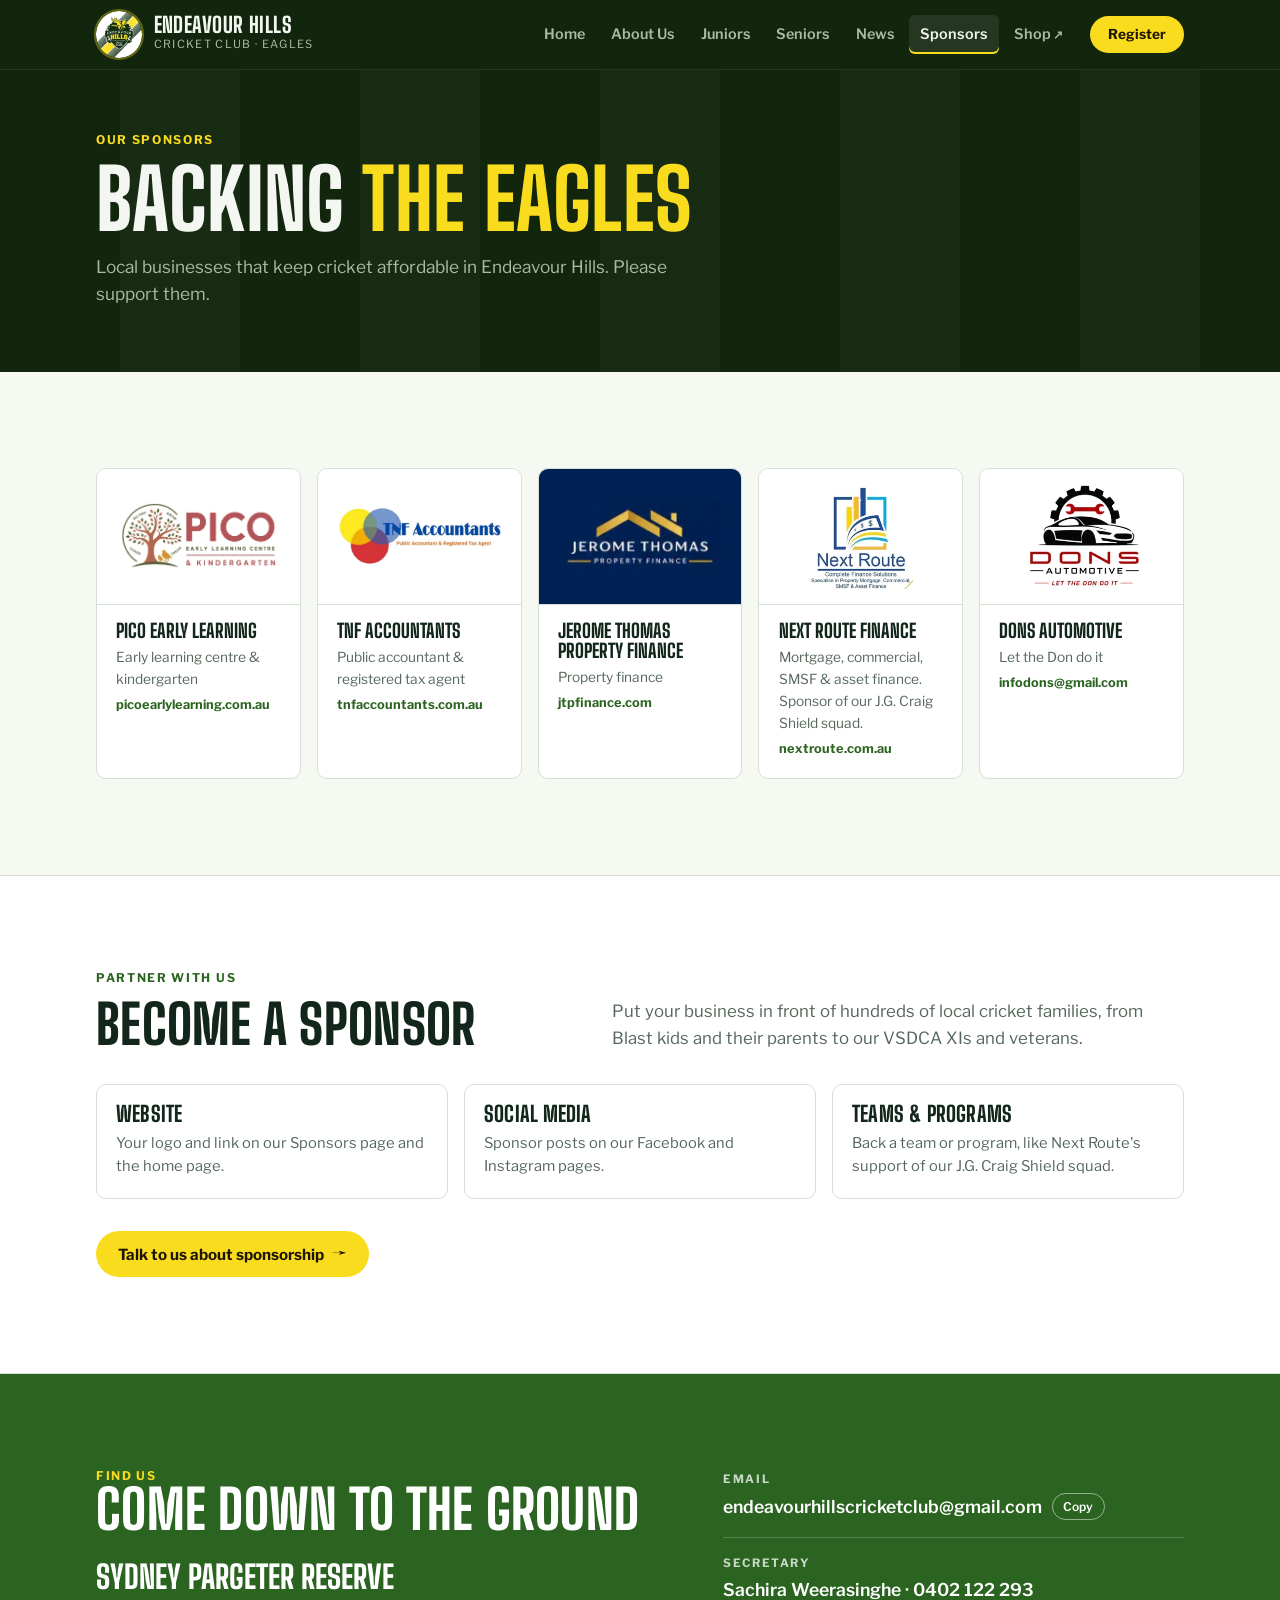
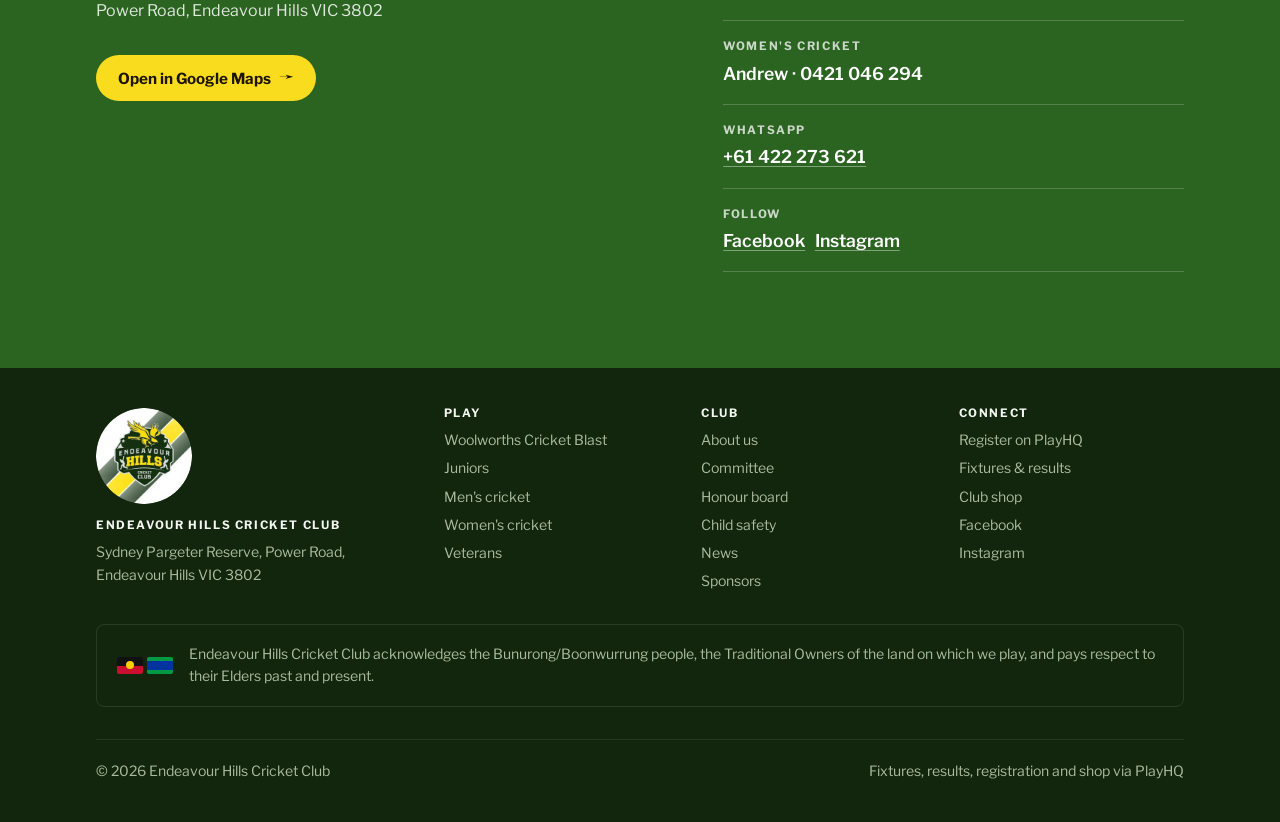
<file: sponsors.html>
<!doctype html>
<html lang="en-AU">
<head>
<meta charset="utf-8">
<meta name="viewport" content="width=device-width, initial-scale=1, viewport-fit=cover">
<title>Sponsors · Endeavour Hills CC</title>
<meta name="description" content="The local businesses that sponsor Endeavour Hills Cricket Club, and how to become a sponsor.">
<meta property="og:title" content="Sponsors · Endeavour Hills CC">
<meta property="og:description" content="The local businesses that sponsor Endeavour Hills Cricket Club, and how to become a sponsor.">
<meta property="og:type" content="website">
<meta property="og:image" content="images/logo-512.webp">
<meta name="theme-color" content="#12260d">
<link rel="icon" type="image/webp" href="images/favicon.webp">
<link rel="preconnect" href="https://fonts.googleapis.com">
<link rel="preconnect" href="https://fonts.gstatic.com" crossorigin>
<link rel="stylesheet" href="https://fonts.googleapis.com/css2?family=Big+Shoulders+Display:wght@600;800;900&family=Libre+Franklin:wght@400;500;600;700&display=swap">
<link rel="stylesheet" href="styles.css">
</head>
<body>
<a class="skip" href="#main">Skip to content</a>
<header class="site-head">
  <div class="wrap head-row">
    <a class="brand" href="index.html" aria-label="Endeavour Hills Cricket Club home">
      <img class="crest" src="images/logo-160.webp" alt="" width="46" height="46">
      <span><b>Endeavour Hills</b><small>Cricket Club · Eagles</small></span>
    </a>
    <nav class="nav" aria-label="Main">
      <a href="index.html">Home</a>
      <a href="about.html">About Us</a>
      <a href="juniors.html">Juniors</a>
      <a href="seniors.html">Seniors</a>
      <a href="news.html">News</a>
      <a href="sponsors.html" aria-current="page">Sponsors</a>
      <a class="ext" href="https://www.playhq.com/cricket-australia/org/endeavour-hills-cricket-club/f1b54310/shop">Shop</a>
    </nav>
    <a class="btn btn-gold head-cta" href="https://www.playhq.com/cricket-australia/org/endeavour-hills-cricket-club/f1b54310">Register</a>
  </div>
</header>

<main id="main">
<section class="page-hero">
  <div class="wrap">
    <p class="eyebrow">Our sponsors</p>
    <h1>Backing <em>the Eagles</em></h1>
    <p>Local businesses that keep cricket affordable in Endeavour Hills. Please support them.</p>
  </div>
</section>

<!-- EDIT: sponsors. Each card has a logo plate, name, description and link -->
<section>
  <div class="wrap">
    <div class="sponsors">
      <a class="sponsor" id="pico" href="https://picoearlylearning.com.au/"><span class="plate "><img src="images/sponsors/pico.webp" alt="PICO Early Learning Centre &amp; Kindergarten"></span><span class="sp-text"><b>PICO Early Learning</b><span>Early learning centre &amp; kindergarten</span><small>picoearlylearning.com.au</small></span></a>
      <a class="sponsor" id="tnf" href="https://tnfaccountants.com.au/"><span class="plate "><img src="images/sponsors/tnf.webp" alt="TNF Accountants"></span><span class="sp-text"><b>TNF Accountants</b><span>Public accountant &amp; registered tax agent</span><small>tnfaccountants.com.au</small></span></a>
      <a class="sponsor" id="jerome" href="https://jtpfinance.com/"><span class="plate navy"><img src="images/sponsors/jerome.webp" alt="Jerome Thomas Property Finance"></span><span class="sp-text"><b>Jerome Thomas Property Finance</b><span>Property finance</span><small>jtpfinance.com</small></span></a>
      <a class="sponsor" id="nextroute" href="https://nextroute.com.au/"><span class="plate "><img src="images/sponsors/nextroute.webp" alt="Next Route Complete Finance Solutions"></span><span class="sp-text"><b>Next Route Finance</b><span>Mortgage, commercial, SMSF &amp; asset finance. Sponsor of our J.G. Craig Shield squad.</span><small>nextroute.com.au</small></span></a>
      <div class="sponsor" id="dons"><span class="plate "><img src="images/sponsors/dons.webp" alt="DONS Automotive"></span><span class="sp-text"><b>DONS Automotive</b><span>Let the Don do it</span><small>infodons@gmail.com</small></span></div>
    </div>
  </div>
</section>

<section class="alt" id="become">
  <div class="wrap">
    <div class="intro2">
      <div class="section-head" style="margin:0">
        <p class="eyebrow">Partner with us</p>
        <h2>Become a sponsor</h2>
      </div>
      <p class="lede">Put your business in front of hundreds of local cricket families, from Blast kids and their parents to our VSDCA XIs and veterans.</p>
    </div>
    <div class="benefits">
      <div class="benefit"><h3>Website</h3><p>Your logo and link on our Sponsors page and the home page.</p></div>
      <div class="benefit"><h3>Social media</h3><p>Sponsor posts on our Facebook and Instagram pages.</p></div>
      <div class="benefit"><h3>Teams &amp; programs</h3><p>Back a team or program, like Next Route's support of our J.G. Craig Shield squad.</p></div>
    </div>
    <div class="more-row"><a class="btn btn-gold" href="#contact">Talk to us about sponsorship <span class="arrow">→</span></a></div>
  </div>
</section>

<section id="contact" class="contact">
  <div class="wrap contact-grid">
    <div>
      <p class="eyebrow">Find us</p>
      <h2>Come down to the ground</h2>
      <div class="ground">
        <b>Sydney Pargeter Reserve</b>
        <span>Power Road, Endeavour Hills VIC 3802</span>
      </div>
      <div class="hero-ctas">
        <a class="btn btn-gold" href="https://www.google.com/maps/search/?api=1&amp;query=Sydney+Pargeter+Reserve+Power+Road+Endeavour+Hills+VIC+3802">Open in Google Maps <span class="arrow">→</span></a>
      </div>
    </div>
    <div class="contact-list">
      <div class="contact-item">
        <span class="k">Email</span>
        <span class="v"><span class="copy-src">endeavourhillscricketclub@gmail.com</span><button class="copy" type="button" data-copy="endeavourhillscricketclub@gmail.com">Copy</button></span>
      </div>
      <div class="contact-item"><span class="k">Secretary</span><span class="v">Sachira Weerasinghe · 0402 122 293</span></div>
      <div class="contact-item"><span class="k">Women's cricket</span><span class="v">Andrew · 0421 046 294</span></div>
      <div class="contact-item"><span class="k">WhatsApp</span><span class="v"><a href="https://wa.me/61422273621">+61 422 273 621</a></span></div>
      <div class="contact-item"><span class="k">Follow</span><span class="v"><a href="https://www.facebook.com/EHCCEagles">Facebook</a> <a href="https://www.instagram.com/ehcc.eagles/">Instagram</a></span></div>
    </div>
  </div>
</section>
</main>

<footer class="foot">
  <div class="wrap">
    <div class="foot-grid">
      <div class="foot-club">
        <img class="foot-crest" src="images/logo-512.webp" alt="Endeavour Hills Cricket Club logo" width="96" height="96">
        <h4>Endeavour Hills Cricket Club</h4>
        <p>Sydney Pargeter Reserve, Power Road,<br>Endeavour Hills VIC 3802</p>
      </div>
      <div>
        <h4>Play</h4>
        <ul><li><a href="juniors.html#blast">Woolworths Cricket Blast</a></li><li><a href="juniors.html">Juniors</a></li><li><a href="seniors.html">Men's cricket</a></li><li><a href="seniors.html#women">Women's cricket</a></li><li><a href="seniors.html#veterans">Veterans</a></li></ul>
      </div>
      <div>
        <h4>Club</h4>
        <ul><li><a href="about.html">About us</a></li><li><a href="about.html#committee">Committee</a></li><li><a href="about.html#history">Honour board</a></li><li><a href="about.html#child-safe">Child safety</a></li><li><a href="news.html">News</a></li><li><a href="sponsors.html">Sponsors</a></li></ul>
      </div>
      <div>
        <h4>Connect</h4>
        <ul><li><a href="https://www.playhq.com/cricket-australia/org/endeavour-hills-cricket-club/f1b54310">Register on PlayHQ</a></li><li><a href="https://www.playhq.com/cricket-australia/org/endeavour-hills-cricket-club/f1b54310">Fixtures &amp; results</a></li><li><a href="https://www.playhq.com/cricket-australia/org/endeavour-hills-cricket-club/f1b54310/shop">Club shop</a></li><li><a href="https://www.facebook.com/EHCCEagles">Facebook</a></li><li><a href="https://www.instagram.com/ehcc.eagles/">Instagram</a></li></ul>
      </div>
    </div>
    <div class="ack">
      <div class="ack-flags" aria-hidden="true"><span class="ab"></span><span class="ts"></span></div>
      <p>Endeavour Hills Cricket Club acknowledges the Bunurong/Boonwurrung people, the Traditional Owners of the land on which we play, and pays respect to their Elders past and present.</p>
    </div>
    <div class="foot-base"><span>© 2026 Endeavour Hills Cricket Club</span><span>Fixtures, results, registration and shop via PlayHQ</span></div>
  </div>
</footer>

<div class="lightbox" id="lightbox" hidden role="dialog" aria-modal="true" aria-label="Photo viewer">
  <button type="button" id="lightbox-close">Close</button>
  <img id="lightbox-img" alt="">
</div>
<script src="script.js"></script>
</body>
</html>
</file>
<file: styles.css>
/* Layout: clubhouse scoreboard hero, then a junior-to-veteran pathway, honour board, and plain club info. */
:root {
  --paper: #f6f8f2;
  --surface: #ffffff;
  --ink: #13261c;
  --muted: #55675b;
  --line: #d5dfd6;
  --green: #2b6420;
  --green-soft: #e6efdf;
  --gold: #fadc1e;
  --gold-ink: #6b5a00;
  --board: #12260d;
  --board-2: #1a3416;
  --board-ink: #f3f6f1;
  --board-dim: #a9bc9f;
  --f-display: "Big Shoulders Display", "Arial Narrow", "Roboto Condensed", Impact, sans-serif;
  --f-body: "Libre Franklin", "Helvetica Neue", Arial, sans-serif;
  --wrap: 72rem;
}
@media (prefers-color-scheme: dark) {
  :root:not([data-theme="light"]) {
    --paper: #0d150a; --surface: #141f10; --ink: #e8eee4; --muted: #a2b39a; --line: #263822;
    --green: #8fd06a; --green-soft: #1d3317; --gold: #fadc1e; --gold-ink: #fadc1e;
    color-scheme: dark;
  }
}
:root[data-theme="dark"] {
  --paper: #0d150a; --surface: #141f10; --ink: #e8eee4; --muted: #a2b39a; --line: #263822;
  --green: #8fd06a; --green-soft: #1d3317; --gold: #fadc1e; --gold-ink: #fadc1e;
  color-scheme: dark;
}

* { box-sizing: border-box; }
html { scroll-behavior: smooth; }
[id] { scroll-margin-top: 5.5rem; }
@media (prefers-reduced-motion: reduce) { html { scroll-behavior: auto; } * { animation: none !important; transition: none !important; } }
body { margin: 0; background: var(--paper); color: var(--ink); font: 400 1rem/1.6 var(--f-body); }
a { color: inherit; }
:focus-visible { outline: 3px solid var(--gold); outline-offset: 2px; border-radius: 3px; }
.wrap { max-width: var(--wrap); margin-inline: auto; padding-inline: clamp(1rem, 4vw, 2rem); }
h1, h2, h3 { font-family: var(--f-display); font-weight: 800; line-height: 1; text-wrap: balance; margin: 0; letter-spacing: .005em; }
h2 { font-size: clamp(2.2rem, 5vw, 3.4rem); text-transform: uppercase; }
h3 { font-size: 1.6rem; text-transform: uppercase; }
p { margin: 0; }
.eyebrow { font: 700 .75rem/1 var(--f-body); letter-spacing: .14em; text-transform: uppercase; color: var(--green); }
.lede { color: var(--muted); max-width: 38rem; font-size: 1.05rem; }
section { padding-block: clamp(3.5rem, 8vw, 6rem); }
.section-head { display: grid; gap: .8rem; margin-bottom: 2.25rem; }

/* Buttons */
.btn { display: inline-flex; align-items: center; gap: .5rem; padding: .8rem 1.25rem; border-radius: 999px; font: 700 .95rem/1 var(--f-body); text-decoration: none; border: 2px solid transparent; transition: transform .15s ease, background-color .15s ease; }
.btn:hover { transform: translateY(-1px); }
.btn-gold { background: var(--gold); color: #1c1400; }
.btn-gold:hover { background: #ffe95c; }
.btn-ghost { border-color: rgba(255,255,255,.4); color: var(--board-ink); }
.btn-ghost:hover { background: rgba(255,255,255,.08); }
.btn-line { border-color: var(--line); color: var(--ink); background: var(--surface); }
.btn-line:hover { border-color: var(--green); }
.arrow { font-family: var(--f-display); font-size: 1.1em; }

/* Header */
.site-head { position: sticky; top: env(safe-area-inset-top, 0px); z-index: 20; background: var(--board); color: var(--board-ink); border-bottom: 1px solid rgba(255,255,255,.08); }
.head-row { display: flex; align-items: center; gap: 1rem; padding-block: .7rem; }
.brand { display: flex; align-items: center; gap: .7rem; text-decoration: none; flex-shrink: 0; }
.brand .crest { width: 2.9rem; height: 2.9rem; border-radius: 50%; display: block; box-shadow: 0 0 0 2px rgba(250,220,30,.35); }
.brand b { display: block; font: 800 1.35rem/0.95 var(--f-display); text-transform: uppercase; letter-spacing: .02em; }
.brand small { display: block; font-size: .7rem; letter-spacing: .12em; text-transform: uppercase; color: var(--board-dim); }
.nav { display: flex; gap: .2rem; margin-left: auto; overflow-x: auto; scrollbar-width: none; }
.nav::-webkit-scrollbar { display: none; }
.nav a { padding: .5rem .7rem; border-radius: 6px; text-decoration: none; font-weight: 600; font-size: .9rem; white-space: nowrap; color: var(--board-dim); }
.nav a:hover { color: var(--board-ink); background: rgba(255,255,255,.06); }
.head-cta { padding: .6rem 1rem; font-size: .85rem; flex-shrink: 0; }
@media (max-width: 860px) {
  .head-row { flex-wrap: wrap; row-gap: .4rem; }
  .nav { order: 3; width: 100%; margin-left: -.7rem; }
  .head-cta { margin-left: auto; }
}

/* Hero */
.hero { background: var(--board); color: var(--board-ink); padding-block: clamp(2.5rem, 6vw, 4.5rem) clamp(3rem, 7vw, 5rem); position: relative; overflow: hidden; }
.hero::before { content: ""; position: absolute; inset: 0; background: repeating-linear-gradient(90deg, transparent 0 7.5rem, rgba(255,255,255,.025) 7.5rem 15rem); pointer-events: none; }
.hero-grid { position: relative; display: grid; grid-template-columns: minmax(0, 1fr); gap: clamp(2rem, 5vw, 4rem); align-items: center; }
@media (max-width: 860px) { .hero-grid { grid-template-columns: minmax(0, 1fr); } }
.hero .eyebrow { color: var(--gold); }
.hero h1 { max-width: 16ch; font-size: clamp(3.2rem, 9vw, 6.4rem); text-transform: uppercase; line-height: .88; margin-top: 1rem; }
.hero h1 em { font-style: normal; color: var(--gold); }
.hero p.sub { margin-top: 1.4rem; max-width: 34rem; font-size: 1.1rem; color: var(--board-dim); }
.hero p.sub strong { color: var(--board-ink); font-weight: 600; }
.hero-ctas { display: flex; flex-wrap: wrap; gap: .75rem; margin-top: 2rem; }

/* Scoreboard */
.scoreboard { background: var(--board-2); border: 6px solid #24421d; border-radius: 6px; padding: 1rem; box-shadow: inset 0 0 0 1px rgba(255,255,255,.05), 0 20px 50px rgba(0,0,0,.35); }
.sb-title { display: flex; justify-content: space-between; align-items: baseline; gap: 1rem; padding: .2rem .3rem .9rem; border-bottom: 1px dashed rgba(255,255,255,.18); margin-bottom: .8rem; }
.sb-title span { font: 800 1.5rem/1 var(--f-display); letter-spacing: .08em; text-transform: uppercase; }
.sb-name { display: inline-flex; align-items: center; gap: .55rem; }
.sb-name img { width: 2.1rem; height: 2.1rem; border-radius: 50%; }
.sb-title small { font-size: .7rem; letter-spacing: .14em; text-transform: uppercase; color: var(--board-dim); }
.sb-row { display: flex; align-items: center; justify-content: space-between; gap: .75rem; padding: .45rem .3rem; }
.sb-row + .sb-row { border-top: 1px solid rgba(255,255,255,.06); }
.sb-label { font: 600 1.05rem/1.1 var(--f-display); letter-spacing: .1em; text-transform: uppercase; color: var(--board-dim); }
.tiles { display: flex; gap: .3rem; }
.tile { display: grid; place-items: center; min-width: 2.6rem; height: 3.1rem; padding-inline: .35rem; background: #070f05; color: var(--board-ink); border-radius: 3px; font: 900 2.1rem/1 var(--f-display); font-variant-numeric: tabular-nums; box-shadow: inset 0 -1.55rem 0 rgba(255,255,255,.03), inset 0 0 0 1px rgba(255,255,255,.06); position: relative; }
.tile::after { content: ""; position: absolute; left: 0; right: 0; top: 50%; height: 1px; background: rgba(0,0,0,.6); }
.tile.gold { color: var(--gold); }
.tile.wide { font-size: 1.55rem; letter-spacing: .04em; }
.sb-foot { margin-top: .8rem; padding: .7rem .3rem 0; border-top: 1px dashed rgba(255,255,255,.18); font-size: .78rem; letter-spacing: .1em; text-transform: uppercase; color: var(--board-dim); display: flex; justify-content: space-between; gap: 1rem; flex-wrap: wrap; }

/* Quick links strip */
.quick { background: var(--gold); color: #1c1400; }
.quick-row { display: grid; grid-template-columns: repeat(4, minmax(0, 1fr)); }
.quick a { display: flex; justify-content: space-between; align-items: center; gap: .5rem; padding: 1.1rem 1rem; text-decoration: none; font: 800 1.3rem/1 var(--f-display); text-transform: uppercase; letter-spacing: .03em; border-left: 1px solid rgba(0,0,0,.12); }
.quick a:last-child { border-right: 1px solid rgba(0,0,0,.12); }
.quick a:hover { background: rgba(0,0,0,.06); }
@media (max-width: 760px) { .quick-row { grid-template-columns: repeat(2, minmax(0, 1fr)); } .quick a { border-bottom: 1px solid rgba(0,0,0,.12); } }

/* Pathway */
.pathway { display: grid; grid-template-columns: repeat(3, minmax(0, 1fr)); gap: 1rem; }
@media (max-width: 960px) { .pathway { grid-template-columns: repeat(2, minmax(0, 1fr)); } }
@media (max-width: 600px) { .pathway { grid-template-columns: minmax(0, 1fr); } }
.path { background: var(--surface); border: 1px solid var(--line); border-radius: 10px; overflow: hidden; display: grid; grid-template-rows: auto 1fr; min-width: 0; }
.path-photo { margin: 0; aspect-ratio: 3 / 2; max-width: 100%; overflow: hidden; background: var(--board-2); position: relative; }
.path-photo img { width: 100%; height: 100%; object-fit: cover; display: block; }
.path-photo figcaption { position: absolute; left: .6rem; bottom: .6rem; right: .6rem; font-size: .72rem; font-weight: 600; letter-spacing: .04em; color: #fff; background: rgba(10,20,8,.72); padding: .3rem .55rem; border-radius: 4px; width: fit-content; max-width: calc(100% - 1.2rem); }
.path-photo.vets { display: grid; place-items: center; align-content: center; gap: .6rem; background: radial-gradient(circle at 50% 40%, var(--board-2), var(--board)); color: var(--board-ink); }
.path-photo.vets img { width: 5.5rem; height: 5.5rem; border-radius: 50%; }
.path-photo.vets span { font: 900 2.1rem/1 var(--f-display); letter-spacing: .08em; color: var(--gold); }
.path-body { padding: 1.3rem 1.4rem 1.4rem; display: grid; grid-template-rows: auto auto 1fr auto; gap: .8rem; }
.path-top { display: flex; justify-content: space-between; align-items: center; gap: .5rem; }
.age { font: 800 1.05rem/1 var(--f-display); letter-spacing: .06em; text-transform: uppercase; background: var(--green-soft); color: var(--green); padding: .4rem .6rem; border-radius: 4px; }
.path-kind { font-size: .72rem; letter-spacing: .12em; text-transform: uppercase; color: var(--muted); font-weight: 600; }
.path p { color: var(--muted); font-size: .95rem; }
.facts { display: grid; gap: .35rem; font-size: .88rem; margin: 0; }
.facts div { display: grid; grid-template-columns: 4.6rem minmax(0, 1fr); gap: .5rem; }
.facts dt { font-weight: 700; color: var(--ink); }
.facts dd { margin: 0; color: var(--muted); }
.path a.more { font-weight: 700; color: var(--green); text-decoration: none; font-size: .92rem; }
.path a.more:hover { text-decoration: underline; }
.path.feature { background: var(--board); color: var(--board-ink); border-color: var(--board); }
.path.feature .age { background: var(--gold); color: #1c1400; }
.path.feature p, .path.feature dd, .path.feature .path-kind { color: var(--board-dim); }
.path.feature dt { color: var(--board-ink); }
.path.feature a.more { color: var(--gold); }
.round-year { margin-top: 1.5rem; padding: 1rem 1.25rem; border: 1px dashed var(--line); border-radius: 10px; color: var(--muted); font-size: .95rem; }
.round-year strong { color: var(--ink); }

/* News */
.news-grid { display: grid; grid-template-columns: repeat(2, minmax(0, 1fr)); gap: 2rem 1.5rem; }
@media (max-width: 860px) { .news-grid { grid-template-columns: minmax(0, 1fr); } }
.post { border-top: 3px solid var(--ink); padding-top: 1.1rem; display: grid; grid-template-columns: minmax(0, 9.5rem) minmax(0, 1fr); gap: 1.1rem; align-items: start; min-width: 0; }
@media (max-width: 460px) { .post { grid-template-columns: minmax(0, 1fr); } .poster { max-width: 14rem; } }
.poster { display: block; padding: 0; border: 1px solid var(--line); border-radius: 6px; overflow: hidden; background: var(--board); cursor: zoom-in; aspect-ratio: 4 / 5; width: 100%; max-width: 100%; position: relative; }
.poster img { width: 100%; height: 100%; object-fit: cover; object-position: top; display: block; transition: transform .2s ease; }
.poster:hover img { transform: scale(1.03); }
.poster::after { content: "View"; position: absolute; right: .4rem; bottom: .4rem; font: 700 .68rem/1 var(--f-body); letter-spacing: .08em; text-transform: uppercase; background: rgba(0,0,0,.65); color: #fff; padding: .3rem .45rem; border-radius: 3px; }
.post-body { display: grid; gap: .65rem; align-content: start; min-width: 0; }
.post .when { font-size: .75rem; letter-spacing: .12em; text-transform: uppercase; color: var(--green); font-weight: 700; }
.post h3 { font-size: 1.75rem; }
.post p { color: var(--muted); font-size: .95rem; }
.post ul { margin: 0; padding-left: 1.1rem; color: var(--muted); display: grid; gap: .2rem; font-size: .93rem; }
.post .note { font-size: .88rem; padding: .7rem .9rem; background: var(--green-soft); border-radius: 6px; color: var(--ink); }
.squad { list-style: none; padding: 0 !important; display: grid !important; grid-template-columns: repeat(2, minmax(0, 1fr)); gap: .15rem 1rem !important; color: var(--ink) !important; font-size: .9rem; }
.post a.more { font-weight: 700; color: var(--green); text-decoration: none; font-size: .92rem; }
.post a.more:hover { text-decoration: underline; }

/* Premiers */
.premiers { background: var(--surface); border-top: 1px solid var(--line); }
.flags { display: grid; grid-template-columns: repeat(2, minmax(0, 1fr)); gap: 1.25rem; }
@media (max-width: 700px) { .flags { grid-template-columns: minmax(0, 1fr); } }
.flag { margin: 0; display: grid; gap: .7rem; min-width: 0; }
.flag button { padding: 0; border: 0; border-radius: 8px; overflow: hidden; cursor: zoom-in; aspect-ratio: 4 / 3; max-width: 100%; background: var(--board); display: block; }
.flag img { width: 100%; height: 100%; object-fit: cover; display: block; transition: transform .25s ease; }
.flag button:hover img { transform: scale(1.02); }
.flag.wide { grid-column: 1 / -1; }
.flag.wide button { aspect-ratio: 1999 / 1413; }
.flag-note { font-size: .9rem; color: var(--muted); margin-top: -.3rem; }
.flag figcaption { display: flex; justify-content: space-between; align-items: baseline; gap: 1rem; flex-wrap: wrap; }
.flag figcaption b { font: 800 1.45rem/1 var(--f-display); text-transform: uppercase; }
.flag figcaption span { font-size: .8rem; letter-spacing: .1em; text-transform: uppercase; color: var(--muted); font-weight: 600; }

/* Lightbox */
.lightbox { position: fixed; inset: 0; z-index: 50; background: rgba(5,10,4,.9); display: grid; place-items: center; padding: calc(env(safe-area-inset-top, 0px) + 3.5rem) 1rem calc(env(safe-area-inset-bottom, 0px) + 1rem); }
.lightbox img { max-width: min(100%, 60rem); max-height: 100%; object-fit: contain; border-radius: 4px; box-shadow: 0 20px 60px rgba(0,0,0,.5); }
.lightbox button { position: absolute; top: calc(env(safe-area-inset-top, 0px) + .8rem); right: 1rem; font: 700 .9rem/1 var(--f-body); padding: .65rem 1rem; border-radius: 999px; border: 1px solid rgba(255,255,255,.4); background: transparent; color: #fff; cursor: pointer; }

/* About */
.about { background: var(--surface); border-block: 1px solid var(--line); }
.about-grid { display: grid; grid-template-columns: minmax(0, 1fr) minmax(0, 1fr); gap: clamp(2rem, 5vw, 4rem); }
@media (max-width: 860px) { .about-grid { grid-template-columns: minmax(0, 1fr); } }
.prose { display: grid; gap: 1rem; max-width: 36rem; }
.prose p { color: var(--muted); }
.prose p:first-child { color: var(--ink); font-size: 1.15rem; }
.values { display: grid; gap: 1rem; align-content: start; }
.value { display: grid; grid-template-columns: 2.5rem minmax(0, 1fr); gap: .9rem; padding-bottom: 1rem; border-bottom: 1px solid var(--line); }
.value:last-child { border-bottom: 0; }
.value svg { width: 2.5rem; height: 2.5rem; color: var(--green); }
.value h3 { font-size: 1.35rem; margin-bottom: .3rem; }
.value p { color: var(--muted); font-size: .95rem; }

/* Committee */
.committee { display: grid; grid-template-columns: repeat(3, minmax(0, 1fr)); gap: 0 2rem; }
@media (max-width: 860px) { .committee { grid-template-columns: repeat(2, minmax(0, 1fr)); } }
@media (max-width: 520px) { .committee { grid-template-columns: minmax(0, 1fr); } }
.member { display: grid; gap: .1rem; padding-block: .9rem; border-bottom: 1px solid var(--line); min-width: 0; }
.member .role { font-size: .72rem; letter-spacing: .12em; text-transform: uppercase; color: var(--green); font-weight: 700; }
.member .name { font-weight: 600; font-size: 1.05rem; }
.member .phone { font-size: .9rem; color: var(--muted); font-variant-numeric: tabular-nums; }

/* Honour board */
.honour { background: var(--board); color: var(--board-ink); }
.honour .eyebrow { color: var(--gold); }
.honour .lede { color: var(--board-dim); }
.board { background: linear-gradient(180deg, #2a1a0f, #23160c); border: 10px solid #3b2615; border-radius: 4px; padding: clamp(1rem, 3vw, 2rem); box-shadow: inset 0 0 40px rgba(0,0,0,.5); }
.board-title { text-align: center; font: 900 clamp(1.6rem, 4vw, 2.3rem)/1 var(--f-display); text-transform: uppercase; letter-spacing: .12em; color: #e9c46a; margin-bottom: 1.25rem; }
.board-scroll { overflow-x: auto; }
.board table { width: 100%; min-width: 34rem; border-collapse: collapse; color: #ecd9a8; font-variant-numeric: tabular-nums; }
.board th { font: 700 .72rem/1 var(--f-body); letter-spacing: .14em; text-transform: uppercase; text-align: left; padding: .6rem .5rem; color: #c9a95a; border-bottom: 1px solid rgba(233,196,106,.35); }
.board td { padding: .45rem .5rem; border-bottom: 1px solid rgba(233,196,106,.1); font-size: .95rem; }
.board td:first-child { font: 700 1.1rem/1 var(--f-display); letter-spacing: .04em; color: #e9c46a; white-space: nowrap; }
.board td.comp { font-size: .78rem; color: #b49a62; }
.board tr.now td { color: #fff3cf; }
.board details { margin-top: 1rem; }
.board summary { cursor: pointer; text-align: center; font-weight: 700; color: #e9c46a; padding: .6rem; border: 1px solid rgba(233,196,106,.35); border-radius: 999px; list-style: none; max-width: 22rem; margin-inline: auto; }
.board summary::-webkit-details-marker { display: none; }
.board details[open] summary { margin-bottom: 1rem; }

/* Sponsors */
.sponsors { display: grid; grid-template-columns: repeat(auto-fit, minmax(min(100%, 13rem), 1fr)); gap: 1rem; }
.sponsor { display: grid; grid-template-rows: auto 1fr; background: var(--surface); border: 1px solid var(--line); border-radius: 10px; overflow: hidden; text-decoration: none; transition: border-color .15s ease, transform .15s ease; min-width: 0; }
a.sponsor:hover { border-color: var(--green); transform: translateY(-2px); }
.plate { display: grid; place-items: center; height: 8.5rem; padding: 1rem 1.25rem; background: #ffffff; border-bottom: 1px solid var(--line); }
.plate.navy { background: #002154; }
.plate img { max-width: 100%; max-height: 100%; width: auto; height: auto; object-fit: contain; display: block; }
.sp-text { display: grid; gap: .3rem; align-content: start; padding: 1rem 1.2rem 1.2rem; }
.sponsor b { font: 800 1.2rem/1.05 var(--f-display); text-transform: uppercase; }
.sponsor .sp-text span { font-size: .86rem; color: var(--muted); }
.sponsor small { font-size: .8rem; color: var(--green); font-weight: 700; overflow-wrap: anywhere; }
.sponsor-cta { margin-top: 1.5rem; display: flex; flex-wrap: wrap; align-items: center; gap: 1rem; color: var(--muted); }

/* Find us + contact */
.contact { background: var(--green); color: #fff; }
:root[data-theme="dark"] .contact, .contact { --c-bg: var(--green); }
.contact-grid { display: grid; grid-template-columns: minmax(0, 1.1fr) minmax(0, .9fr); gap: clamp(2rem, 5vw, 4rem); }
@media (max-width: 860px) { .contact-grid { grid-template-columns: minmax(0, 1fr); } }
.contact .eyebrow { color: var(--gold); }
.contact h2 { color: #fff; }
.ground { margin-top: 1.5rem; display: grid; gap: .3rem; }
.ground b { font: 800 2rem/1 var(--f-display); text-transform: uppercase; }
.ground span { opacity: .85; }
.contact .btn-line { background: transparent; color: #fff; border-color: rgba(255,255,255,.5); }
.contact .btn-line:hover { border-color: #fff; }
.contact-list { display: grid; gap: 0; align-content: start; }
.contact-item { display: grid; gap: .25rem; padding-block: 1rem; border-bottom: 1px solid rgba(255,255,255,.2); }
.contact-item:first-child { padding-top: 0; }
.contact-item .k { font-size: .72rem; letter-spacing: .14em; text-transform: uppercase; opacity: .75; font-weight: 700; }
.contact-item .v { font-size: 1.1rem; font-weight: 600; overflow-wrap: anywhere; display: flex; flex-wrap: wrap; align-items: center; gap: .6rem; }
.contact-item a { text-decoration-color: rgba(255,255,255,.4); text-underline-offset: 3px; }
.copy { font: 600 .75rem/1 var(--f-body); padding: .4rem .65rem; border-radius: 999px; border: 1px solid rgba(255,255,255,.5); background: transparent; color: #fff; cursor: pointer; }
.copy:hover { background: rgba(255,255,255,.12); }
@media (prefers-color-scheme: dark) { :root:not([data-theme="light"]) .contact { background: #1a3a14; } }
:root[data-theme="dark"] .contact { background: #1a3a14; }

/* Footer */
.foot { background: var(--board); color: var(--board-dim); font-size: .88rem; padding-block: 2.5rem; }
.foot-grid { display: grid; grid-template-columns: minmax(0, 1.4fr) repeat(3, minmax(0, 1fr)); gap: 2rem; }
@media (max-width: 760px) { .foot-grid { grid-template-columns: repeat(2, minmax(0, 1fr)); } .foot-grid > :first-child { grid-column: 1 / -1; } }
.foot-crest { width: 6rem; height: 6rem; border-radius: 50%; display: block; margin-bottom: 1rem; }
.foot h4 { margin: 0 0 .6rem; font: 700 .72rem/1 var(--f-body); letter-spacing: .14em; text-transform: uppercase; color: var(--board-ink); }
.foot ul { list-style: none; margin: 0; padding: 0; display: grid; gap: .35rem; }
.foot a { text-decoration: none; }
.foot a:hover { color: var(--board-ink); }
.foot-base { margin-top: 2rem; padding-top: 1.25rem; border-top: 1px solid rgba(255,255,255,.08); display: flex; flex-wrap: wrap; justify-content: space-between; gap: .75rem; }

/* Load moment: scoreboard tiles flip in once */
@keyframes flip { from { transform: rotateX(-80deg); } to { transform: rotateX(0); } }
.tile { animation: flip .5s cubic-bezier(.2,.8,.2,1) both; transform-origin: 50% 50%; }
.sb-row:nth-of-type(2) .tile { animation-delay: .08s; }
.sb-row:nth-of-type(3) .tile { animation-delay: .16s; }
.sb-row:nth-of-type(4) .tile { animation-delay: .24s; }
.sb-row:nth-of-type(5) .tile { animation-delay: .32s; }

/* ---- Multi-page additions ---- */
.nav a[aria-current="page"] { color: var(--board-ink); background: rgba(255,255,255,.08); box-shadow: inset 0 -2px 0 var(--gold); }
.nav .ext::after { content: " \2197"; font-size: .8em; }
.page-hero { background: var(--board); color: var(--board-ink); padding-block: clamp(2.5rem, 6vw, 4rem); position: relative; overflow: hidden; }
.page-hero::before { content: ""; position: absolute; inset: 0; background: repeating-linear-gradient(90deg, transparent 0 7.5rem, rgba(255,255,255,.025) 7.5rem 15rem); pointer-events: none; }
.page-hero .wrap { position: relative; display: grid; gap: 1rem; }
.page-hero .eyebrow { color: var(--gold); }
.page-hero h1 { font-size: clamp(3rem, 8vw, 5.2rem); text-transform: uppercase; line-height: .9; }
.page-hero h1 em { font-style: normal; color: var(--gold); }
.page-hero p { color: var(--board-dim); max-width: 38rem; font-size: 1.08rem; }
.page-hero .hero-ctas { margin-top: .5rem; }
.alt { background: var(--surface); border-block: 1px solid var(--line); }
.split { display: grid; grid-template-columns: minmax(0, 1fr) minmax(0, 1fr); gap: clamp(1.75rem, 5vw, 3.5rem); align-items: center; }
.split.flip > :first-child { order: 2; }
@media (max-width: 860px) { .split { grid-template-columns: minmax(0, 1fr); } .split.flip > :first-child { order: 0; } }
.split-photo { margin: 0; border-radius: 10px; overflow: hidden; aspect-ratio: 4 / 3; max-width: 100%; background: var(--board-2); position: relative; }
.split-photo img { width: 100%; height: 100%; object-fit: cover; display: block; }
.split-photo figcaption { position: absolute; left: .75rem; bottom: .75rem; font-size: .78rem; font-weight: 600; color: #fff; background: rgba(10,20,8,.75); padding: .35rem .6rem; border-radius: 4px; max-width: calc(100% - 1.5rem); }
.split-body { display: grid; gap: 1rem; align-content: start; min-width: 0; }
.split-body h2 { font-size: clamp(2rem, 4.5vw, 3rem); }
.split-body p { color: var(--muted); }
.split-body .facts { font-size: .95rem; }
.split-body .facts div { grid-template-columns: 5.5rem minmax(0, 1fr); }
.split-body .note { font-size: .9rem; padding: .8rem 1rem; background: var(--green-soft); border-radius: 6px; color: var(--ink); }
.inline-poster { display: flex; align-items: center; gap: .9rem; }
.inline-poster .poster { width: 6.5rem; flex-shrink: 0; }
.inline-poster span { font-size: .9rem; color: var(--muted); }
.vets-panel { display: grid; place-items: center; align-content: center; gap: .8rem; background: radial-gradient(circle at 50% 40%, var(--board-2), var(--board)); }
.vets-panel img { width: 8rem; height: 8rem; border-radius: 50%; object-fit: cover; }
.vets-panel span { font: 900 2.6rem/1 var(--f-display); letter-spacing: .08em; color: var(--gold); }
.more-row { margin-top: 2rem; display: flex; flex-wrap: wrap; gap: .75rem; align-items: center; }
.strip { display: grid; grid-template-columns: repeat(5, minmax(0, 1fr)); gap: .75rem; }
@media (max-width: 860px) { .strip { grid-template-columns: repeat(3, minmax(0, 1fr)); } }
@media (max-width: 520px) { .strip { grid-template-columns: repeat(2, minmax(0, 1fr)); } }
.strip a { display: grid; place-items: center; height: 5.5rem; padding: .75rem 1rem; background: #ffffff; border: 1px solid var(--line); border-radius: 8px; transition: border-color .15s ease, transform .15s ease; }
.strip a.navy { background: #002154; }
.strip a:hover { border-color: var(--green); transform: translateY(-2px); }
.strip img { max-width: 100%; max-height: 100%; object-fit: contain; display: block; }


/* =================== v2 =================== */
.strip img { max-height: 4rem; width: auto; }
.post ul.chiplist { display: flex; flex-wrap: wrap; gap: .4rem; padding: 0; list-style: none; }
.btns { display: flex; flex-wrap: wrap; gap: .6rem; }
.sponsors { grid-template-columns: repeat(5, minmax(0, 1fr)); }
@media (max-width: 1100px) { .sponsors { grid-template-columns: repeat(3, minmax(0, 1fr)); } }
@media (max-width: 700px) { .sponsors { grid-template-columns: repeat(2, minmax(0, 1fr)); } }
@media (max-width: 440px) { .sponsors { grid-template-columns: minmax(0, 1fr); } }
.prose p.eyebrow { font-size: .75rem; color: var(--green); }
.page-hero .eyebrow { font-size: .75rem; }
.plate img { max-height: 6.5rem; }
.dark-sec .flag figcaption span, .dark-sec .flag-note { color: var(--board-dim); }
.dark-sec .flag figcaption b { color: var(--board-ink); }
[hidden] { display: none !important; }
img { max-width: 100%; }
.skip { position: absolute; left: -999px; top: .5rem; z-index: 60; background: var(--gold); color: #1c1400; padding: .6rem 1rem; border-radius: 6px; font-weight: 700; }
.skip:focus { left: 1rem; }

/* Home hero with photo mosaic */
.hero2 { background: var(--board); color: var(--board-ink); padding-block: clamp(2.25rem, 5vw, 4rem); position: relative; overflow: hidden; }
.hero2-grid { display: grid; grid-template-columns: minmax(0, 1fr) minmax(0, 1.05fr); gap: clamp(1.75rem, 4vw, 3.5rem); align-items: center; }
@media (max-width: 900px) { .hero2-grid { grid-template-columns: minmax(0, 1fr); } }
.hero2 .eyebrow { color: var(--gold); }
.hero2 h1 { font-size: clamp(3rem, 7.5vw, 5.6rem); text-transform: uppercase; line-height: .88; margin-top: .9rem; }
.hero2 h1 em { font-style: normal; color: var(--gold); }
.hero2 .sub { margin-top: 1.2rem; max-width: 33rem; font-size: 1.08rem; color: var(--board-dim); }
.hero2 .sub strong { color: var(--board-ink); font-weight: 600; }
.mosaic { display: grid; grid-template-columns: 1.35fr 1fr; grid-template-rows: 1fr 1fr; gap: .6rem; height: clamp(18rem, 36vw, 27rem); }
.mosaic figure { margin: 0; border-radius: 8px; overflow: hidden; position: relative; background: var(--board-2); min-height: 0; }
.mosaic figure:first-child { grid-row: 1 / 3; }
.mosaic img { width: 100%; height: 100%; object-fit: cover; display: block; }
.mosaic figcaption { position: absolute; left: .5rem; bottom: .5rem; font-size: .7rem; font-weight: 700; letter-spacing: .06em; text-transform: uppercase; color: #fff; background: rgba(8,16,6,.72); padding: .3rem .5rem; border-radius: 4px; }
@media (max-width: 520px) { .mosaic { height: 15rem; } }
.season-pill { display: inline-flex; align-items: center; gap: .5rem; margin-top: 1.4rem; font-size: .8rem; font-weight: 600; color: var(--board-dim); }
.season-pill::before { content: ""; width: .55rem; height: .55rem; border-radius: 50%; background: #5bd66b; box-shadow: 0 0 0 3px rgba(91,214,107,.2); }

/* Action tiles (register etc.) */
.actions { display: grid; grid-template-columns: repeat(4, minmax(0, 1fr)); gap: 0; background: var(--gold); }
@media (max-width: 860px) { .actions { grid-template-columns: repeat(2, minmax(0, 1fr)); } }
.action { display: grid; gap: .2rem; padding: 1.1rem clamp(1rem, 2.5vw, 1.5rem); text-decoration: none; color: #1c1400; border-right: 1px solid rgba(0,0,0,.12); border-bottom: 1px solid rgba(0,0,0,.12); transition: background-color .15s ease; }
.action:hover { background: rgba(0,0,0,.06); }
.action b { font: 800 1.35rem/1 var(--f-display); text-transform: uppercase; letter-spacing: .02em; display: flex; justify-content: space-between; gap: .5rem; }
.action span { font-size: .82rem; opacity: .8; }

/* What's on */
.whats-on { display: grid; grid-template-columns: repeat(4, minmax(0, 1fr)); gap: 1rem; }
@media (max-width: 960px) { .whats-on { grid-template-columns: repeat(2, minmax(0, 1fr)); } }
@media (max-width: 520px) { .whats-on { grid-template-columns: minmax(0, 1fr); } }
.event { display: grid; grid-template-columns: 4.2rem minmax(0, 1fr); gap: 1rem; align-items: start; padding: 1.1rem; background: var(--surface); border: 1px solid var(--line); border-radius: 10px; text-decoration: none; transition: border-color .15s ease, transform .15s ease; min-width: 0; }
.event:hover { border-color: var(--green); transform: translateY(-2px); }
.datebox { display: grid; place-items: center; text-align: center; background: var(--board); color: var(--board-ink); border-radius: 6px; padding: .5rem .25rem; gap: .1rem; }
.datebox small { font: 700 .66rem/1 var(--f-body); letter-spacing: .14em; text-transform: uppercase; color: var(--gold); }
.datebox b { font: 900 1.55rem/1 var(--f-display); letter-spacing: .02em; }
.event h3 { font-size: 1.3rem; overflow-wrap: anywhere; }
.event p { font-size: .88rem; color: var(--muted); margin-top: .3rem; }

/* News cards (home + related) */
.cards3 { display: grid; grid-template-columns: repeat(3, minmax(0, 1fr)); gap: 1.25rem; }
@media (max-width: 900px) { .cards3 { grid-template-columns: minmax(0, 1fr); } }
.ncard { display: grid; grid-template-rows: auto 1fr; background: var(--surface); border: 1px solid var(--line); border-radius: 10px; overflow: hidden; text-decoration: none; transition: border-color .15s ease, transform .15s ease; min-width: 0; }
.ncard:hover { border-color: var(--green); transform: translateY(-2px); }
.ncard .thumb { aspect-ratio: 16 / 10; max-width: 100%; background: var(--board); overflow: hidden; display: grid; place-items: center; }
.ncard .thumb img { width: 100%; height: 100%; object-fit: cover; object-position: top; display: block; }
.ncard .thumb.crest img { width: 6rem; height: 6rem; border-radius: 50%; object-fit: cover; }
.ncard .body { padding: 1.1rem 1.2rem 1.3rem; display: grid; gap: .5rem; align-content: start; }
.ncard h3 { font-size: 1.55rem; }
.ncard p { font-size: .9rem; color: var(--muted); }
.meta { display: flex; flex-wrap: wrap; align-items: center; gap: .5rem .7rem; font-size: .74rem; letter-spacing: .1em; text-transform: uppercase; color: var(--muted); font-weight: 600; }
.tag { display: inline-block; font: 700 .68rem/1 var(--f-body); letter-spacing: .1em; text-transform: uppercase; padding: .32rem .5rem; border-radius: 4px; background: var(--green-soft); color: var(--green); }
.tag.t-women { background: #f7e6ef; color: #8a2457; }
.tag.t-club { background: #fbf3c8; color: #6b5a00; }
.tag.t-seniors { background: #e2ebf7; color: #1f4f86; }
@media (prefers-color-scheme: dark) { :root:not([data-theme="light"]) .tag.t-women { background: #3a1a2a; color: #f2a7c9; } :root:not([data-theme="light"]) .tag.t-club { background: #3a3410; color: #f3dc6a; } :root:not([data-theme="light"]) .tag.t-seniors { background: #16283d; color: #9cc3f0; } }
:root[data-theme="dark"] .tag.t-women { background: #3a1a2a; color: #f2a7c9; }
:root[data-theme="dark"] .tag.t-club { background: #3a3410; color: #f3dc6a; }
:root[data-theme="dark"] .tag.t-seniors { background: #16283d; color: #9cc3f0; }

/* News page posts: poster and text-only variants */
.post.text-only { grid-template-columns: minmax(0, 1fr); }
.post .meta { margin-bottom: -.2rem; }
.news-list { display: grid; gap: 2.5rem; max-width: 56rem; }
.news-list .post { grid-template-columns: minmax(0, 12rem) minmax(0, 1fr); gap: 1.5rem; }
.news-list .post.text-only { grid-template-columns: minmax(0, 1fr); }
@media (max-width: 560px) { .news-list .post { grid-template-columns: minmax(0, 1fr); } }
.chiplist { display: flex; flex-wrap: wrap; gap: .4rem; margin: 0; padding: 0; list-style: none; }
.chiplist li { font-size: .82rem; padding: .3rem .55rem; border: 1px solid var(--line); border-radius: 999px; color: var(--ink); font-variant-numeric: tabular-nums; background: var(--surface); }

/* Photo page heroes */
.page-hero.photo { padding-block: clamp(4rem, 12vw, 8rem) clamp(2.25rem, 5vw, 3.25rem); background-color: var(--board); background-size: cover; background-position: var(--pos, center); }
.page-hero.photo::before { background: linear-gradient(180deg, rgba(10,22,8,.25) 0%, rgba(10,22,8,.6) 45%, rgba(10,22,8,.94) 100%); }
.page-hero.photo p { color: #dfe8da; }

/* On-page section navigation */
.subnav { position: sticky; top: calc(env(safe-area-inset-top, 0px) + 3.95rem); z-index: 15; background: var(--surface); border-bottom: 1px solid var(--line); }
@media (max-width: 860px) { .subnav { top: calc(env(safe-area-inset-top, 0px) + 6.6rem); } }
.subnav .wrap { display: flex; gap: .3rem; overflow-x: auto; scrollbar-width: none; padding-block: .55rem; }
.subnav .wrap::-webkit-scrollbar { display: none; }
.subnav a { white-space: nowrap; padding: .45rem .8rem; border-radius: 999px; text-decoration: none; font-weight: 600; font-size: .86rem; color: var(--muted); border: 1px solid transparent; }
.subnav a:hover { color: var(--ink); border-color: var(--line); }
[id] { scroll-margin-top: 8.5rem; }

/* Quick facts */
.qfacts { display: grid; grid-template-columns: repeat(auto-fit, minmax(min(100%, 7rem), 1fr)); gap: .6rem; }
.qfact { padding: .8rem .9rem; border: 1px solid var(--line); border-radius: 8px; background: var(--paper); display: grid; gap: .25rem; }
.alt .qfact { background: var(--paper); }
.qfact small { font: 700 .68rem/1 var(--f-body); letter-spacing: .12em; text-transform: uppercase; color: var(--green); }
.qfact b { font-weight: 600; font-size: .95rem; }

/* Associations table */
.tbl-wrap { overflow-x: auto; border: 1px solid var(--line); border-radius: 10px; background: var(--surface); }
.tbl { width: 100%; min-width: 30rem; border-collapse: collapse; font-size: .93rem; }
.tbl th { text-align: left; font: 700 .7rem/1 var(--f-body); letter-spacing: .12em; text-transform: uppercase; color: var(--muted); padding: .85rem 1rem; border-bottom: 1px solid var(--line); background: var(--paper); }
.tbl td { padding: .8rem 1rem; border-bottom: 1px solid var(--line); vertical-align: top; }
.tbl tr:last-child td { border-bottom: 0; }
.tbl td:first-child { font-weight: 700; }

/* Captains */
.captains { display: grid; grid-template-columns: repeat(4, minmax(0, 1fr)); gap: 1rem; }
@media (max-width: 860px) { .captains { grid-template-columns: repeat(2, minmax(0, 1fr)); } }
.captain { position: relative; overflow: hidden; padding: 1.2rem 1.2rem 1.3rem; border-radius: 10px; background: var(--board); color: var(--board-ink); display: grid; gap: .35rem; min-width: 0; }
.captain::after { content: ""; position: absolute; right: -1.5rem; top: -1.5rem; width: 6rem; height: 6rem; border-radius: 50%; background: url(images/logo-160.webp) center / cover; opacity: .16; }
.captain .grade { font: 900 2.4rem/1 var(--f-display); color: var(--gold); text-transform: uppercase; }
.captain .grade sup { font-size: .5em; vertical-align: top; margin-left: .05em; }
.captain b { font-weight: 600; font-size: 1.02rem; overflow-wrap: anywhere; }
.captain small { font-size: .72rem; letter-spacing: .12em; text-transform: uppercase; color: var(--board-dim); }

/* FAQ */
.faq { display: grid; gap: .6rem; max-width: 50rem; }
.faq details { border: 1px solid var(--line); border-radius: 8px; background: var(--surface); }
.faq summary { cursor: pointer; list-style: none; padding: 1rem 1.15rem; font-weight: 600; display: flex; justify-content: space-between; gap: 1rem; }
.faq summary::-webkit-details-marker { display: none; }
.faq summary::after { content: "+"; font: 800 1.3rem/1 var(--f-display); color: var(--green); }
.faq details[open] summary::after { content: "–"; }
.faq details > div { padding: 0 1.15rem 1.1rem; color: var(--muted); display: grid; gap: .5rem; }

/* Child safe band */
.safe { display: grid; grid-template-columns: auto minmax(0, 1fr); gap: 1.25rem; align-items: start; padding: clamp(1.25rem, 3vw, 2rem); border-radius: 12px; background: var(--green-soft); border: 1px solid var(--line); }
.safe svg { width: 3rem; height: 3rem; color: var(--green); }
.safe h2 { font-size: clamp(1.8rem, 4vw, 2.4rem); margin-bottom: .6rem; }
.safe p { color: var(--ink); max-width: 46rem; }
.safe p + p { margin-top: .6rem; color: var(--muted); }
@media (max-width: 520px) { .safe { grid-template-columns: minmax(0, 1fr); } }

/* Facility facts on About */
.facility { display: grid; grid-template-columns: repeat(3, minmax(0, 1fr)); gap: 1rem; margin-top: 1.5rem; }
@media (max-width: 640px) { .facility { grid-template-columns: minmax(0, 1fr); } }
.facility div { padding: 1.1rem; border-top: 3px solid var(--gold); background: rgba(255,255,255,.05); }
.facility b { display: block; font: 900 2.4rem/1 var(--f-display); color: var(--gold); }
.facility span { font-size: .9rem; color: var(--board-dim); }

/* Sponsor benefits */
.benefits { display: grid; grid-template-columns: repeat(3, minmax(0, 1fr)); gap: 1rem; }
@media (max-width: 760px) { .benefits { grid-template-columns: minmax(0, 1fr); } }
.benefit { padding: 1.2rem; border: 1px solid var(--line); border-radius: 10px; background: var(--surface); display: grid; gap: .4rem; }
.benefit h3 { font-size: 1.35rem; }
.benefit p { color: var(--muted); font-size: .92rem; }

/* Acknowledgement of Country */
.ack { margin-top: 2rem; padding: 1.1rem 1.25rem; border: 1px solid rgba(255,255,255,.1); border-radius: 8px; display: grid; grid-template-columns: auto minmax(0, 1fr); gap: 1rem; align-items: center; color: var(--board-ink); }
.ack-flags { display: flex; gap: .3rem; }
.ack-flags span { width: 1.6rem; height: 1.05rem; border-radius: 2px; display: block; }
.ack-flags .ab { background: linear-gradient(180deg, #111 50%, #c8102e 50%); position: relative; }
.ack-flags .ab::after { content: ""; position: absolute; left: 50%; top: 50%; width: .5rem; height: .5rem; border-radius: 50%; background: #ffcd00; transform: translate(-50%, -50%); }
.ack-flags .ts { background: linear-gradient(180deg, #009a44 22%, #111 22% 26%, #0033a0 26% 74%, #111 74% 78%, #009a44 78%); }
.ack p { font-size: .88rem; color: var(--board-dim); }
@media (max-width: 520px) { .ack { grid-template-columns: minmax(0, 1fr); } }

/* Section intro two-column (heading left, text right) */
.intro2 { display: grid; grid-template-columns: minmax(0, .9fr) minmax(0, 1.1fr); gap: clamp(1.5rem, 4vw, 3rem); align-items: end; margin-bottom: 2rem; }
@media (max-width: 860px) { .intro2 { grid-template-columns: minmax(0, 1fr); } }
.intro2 .lede { max-width: none; }
.split-body .btns { display: flex; flex-wrap: wrap; gap: .6rem; }
.dark-sec { background: var(--board); color: var(--board-ink); }
.dark-sec .eyebrow { color: var(--gold); }
.dark-sec .lede, .dark-sec p { color: var(--board-dim); }
</file>
